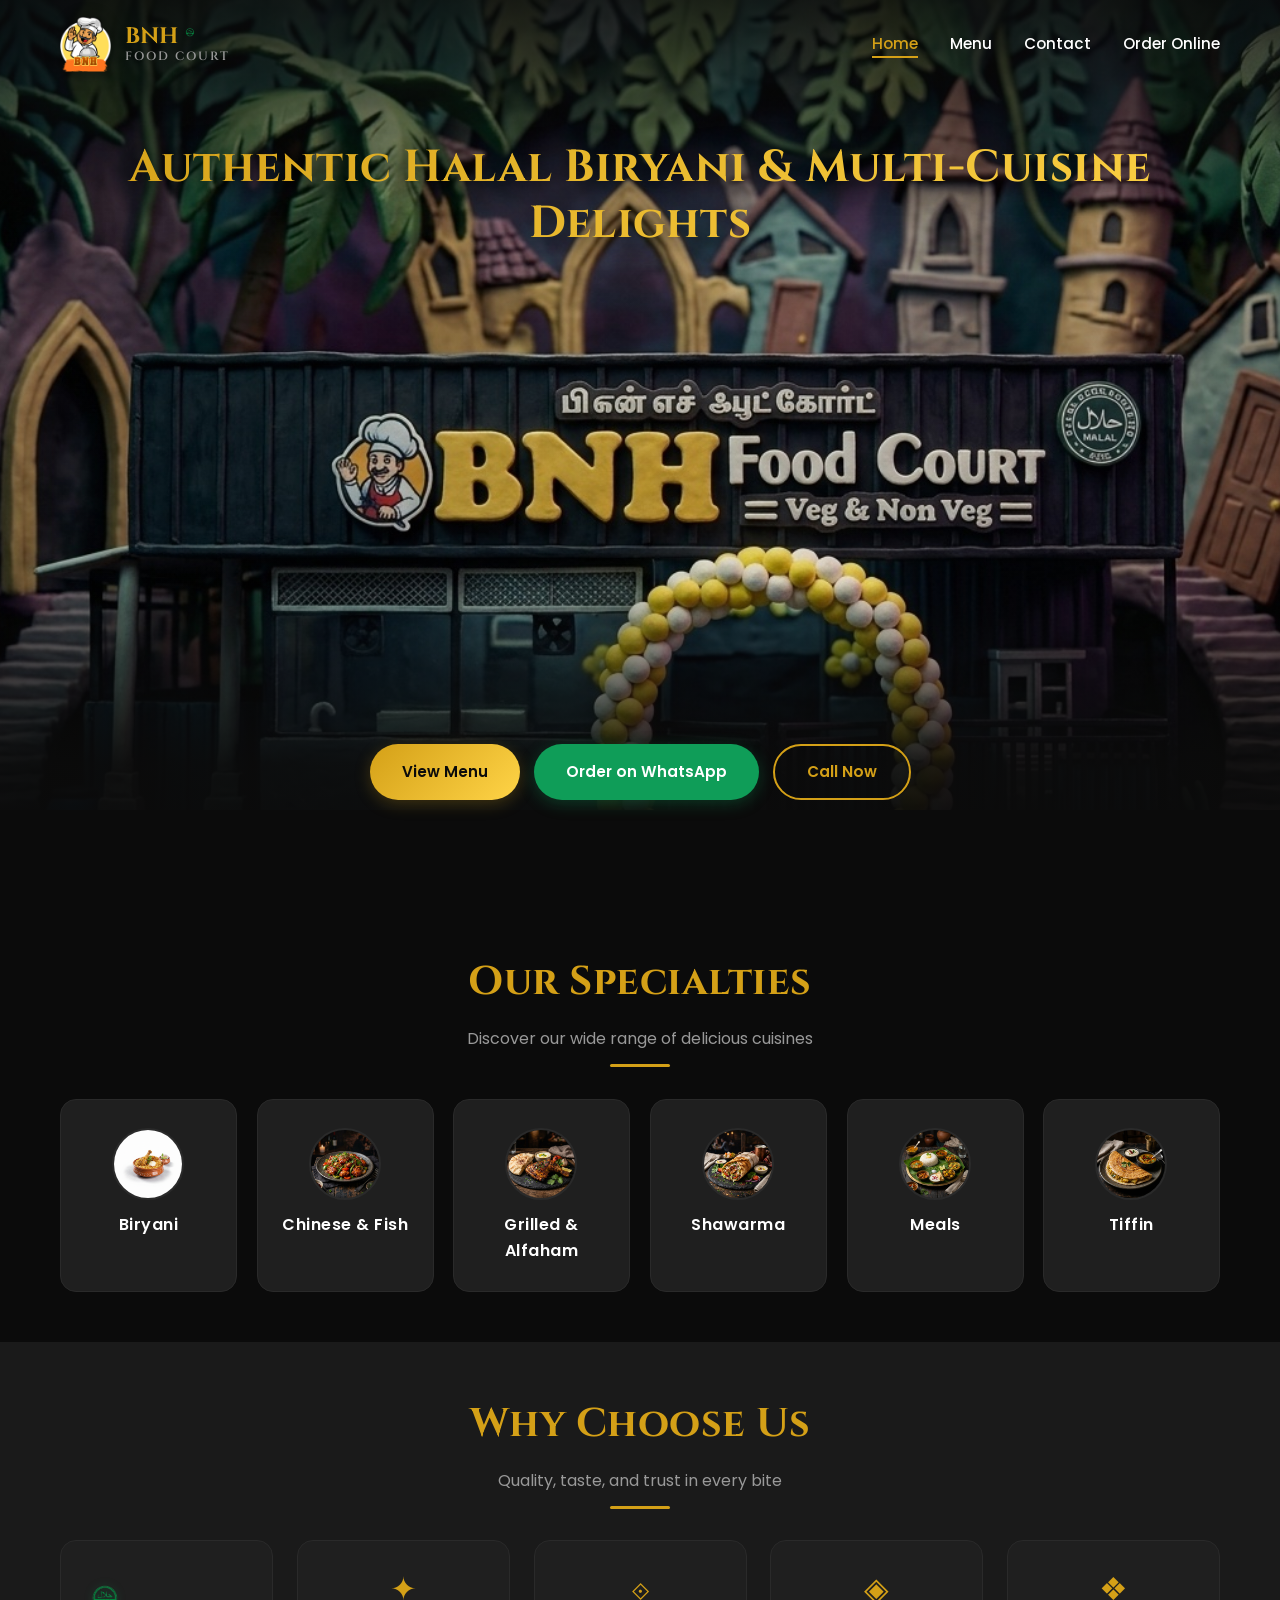
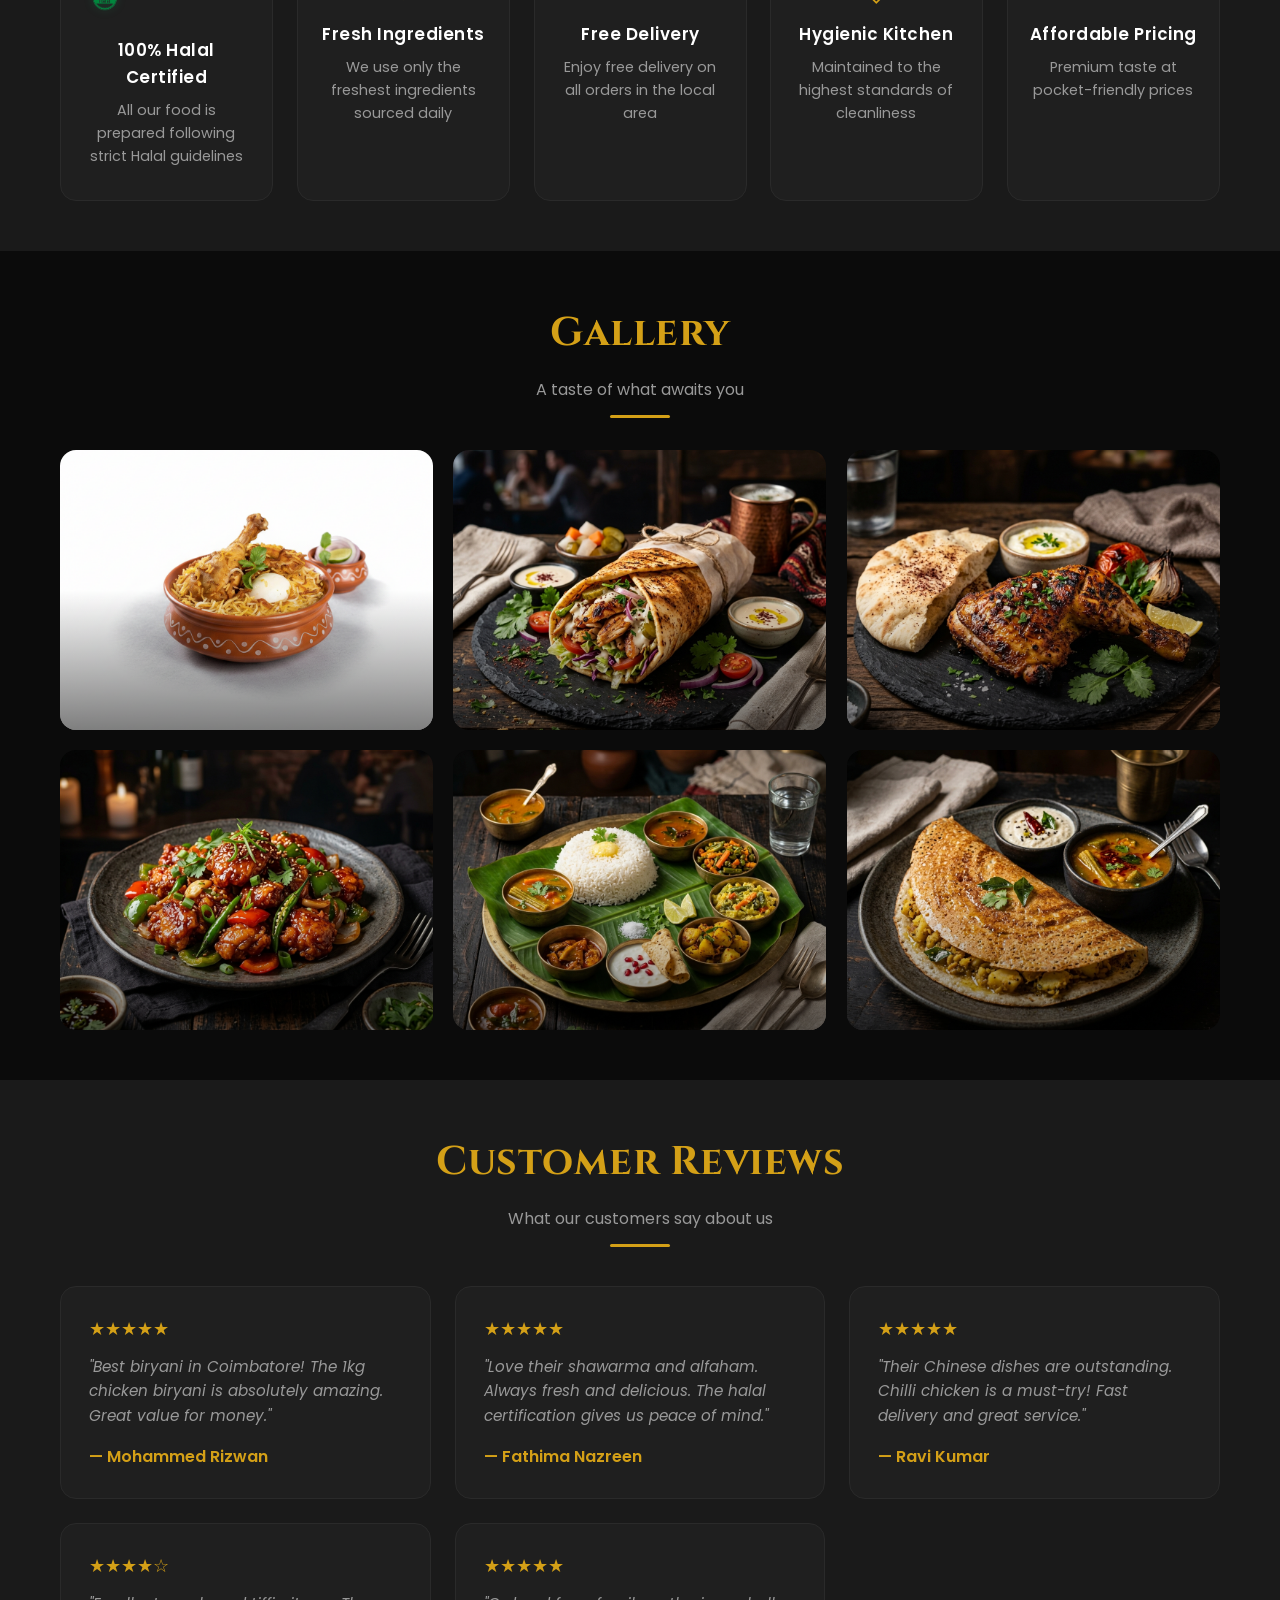
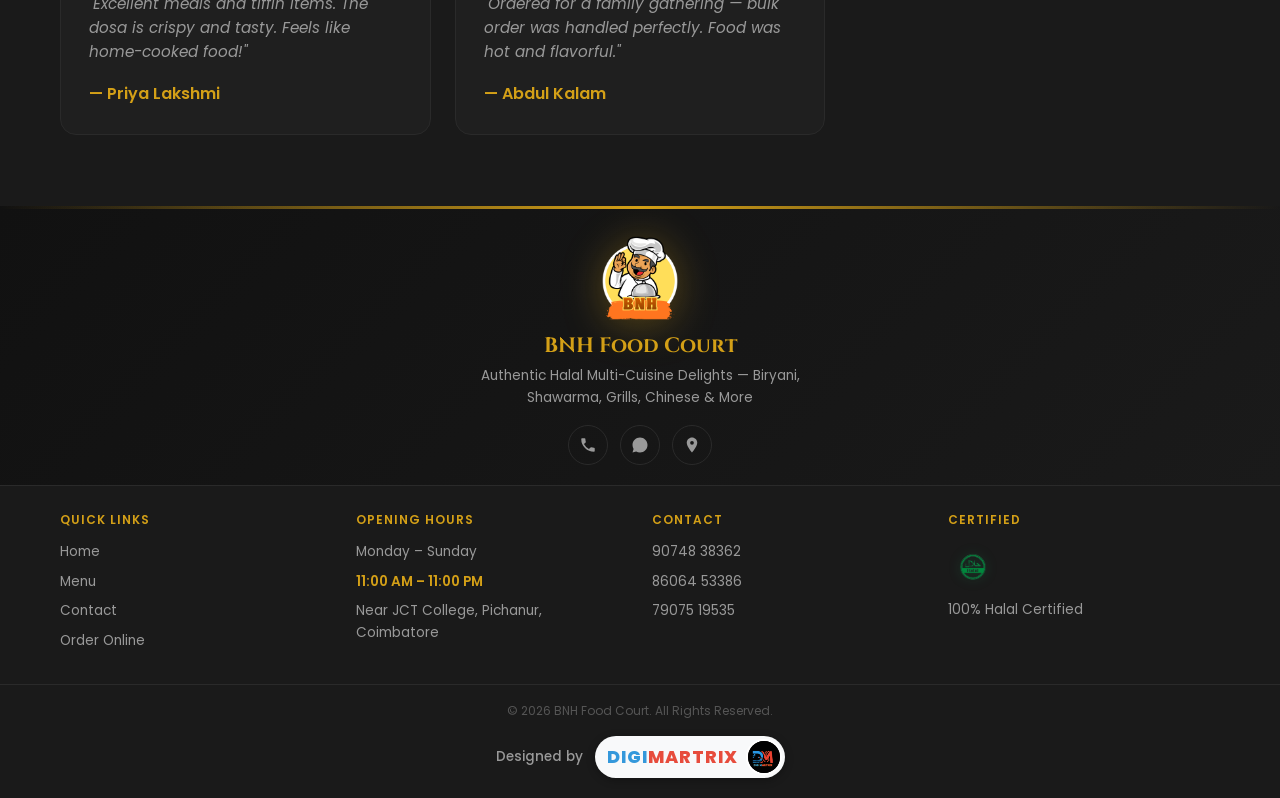
<file: index.html>
<!doctype html>
<html lang="en">

<head>
  <meta charset="UTF-8" />
  <meta name="viewport" content="width=device-width,initial-scale=1.0" />
  <title>
    BNH Food Court — Authentic Halal Biryani & Multi-Cuisine | Coimbatore
  </title>
  <meta name="keywords"
    content="BNH Food Court, best biryani in Coimbatore, halal restaurant near JCT College, Pichanur food court, authentic halal food Coimbatore, shawarma Pichanur, multi-cuisine restaurant Coimbatore, order biryani online, best grilled chicken Coimbatore, JCT College restaurants, non-veg meals near me, best chinese food Pichanur, halal food delivery Coimbatore" />
  <meta name="description"
    content="BNH Food Court — Best Halal Biryani, Shawarma, Chinese, Grills & Meals near JCT College, Pichanur, Coimbatore. Veg & Non-Veg. Free Delivery." />
  <meta property="og:title" content="BNH Food Court — Authentic Halal Biryani & Multi-Cuisine" />
  <meta property="og:description"
    content="Premium Halal food court near JCT College, Pichanur, Coimbatore. Biryani, Shawarma, Chinese, Grills, Tiffin & Meals." />
  <meta property="og:image" content="images/chicken-biryani.png" />
  <meta property="og:type" content="restaurant" />
  <link rel="icon" href="images/favicon.png" />
  <link rel="stylesheet" href="css/styles.css" />
  <script type="application/ld+json">
      {
        "@context": "https://schema.org",
        "@type": "Restaurant",
        "name": "BNH Food Court",
        "image": "images/bnh-logo.png",
        "address": {
          "@type": "PostalAddress",
          "streetAddress": "Near JCT College, Pichanur",
          "addressLocality": "Coimbatore",
          "addressRegion": "Tamil Nadu",
          "addressCountry": "IN"
        },
        "telephone": ["+919074838362", "+918606453386", "+917907519535"],
        "servesCuisine": ["Indian", "Chinese", "Arabic"],
        "openingHours": "Mo-Su 11:00-23:00",
        "priceRange": "₹"
      }
    </script>
</head>

<body>
  <!-- NAV -->
  <nav class="nav" id="mainNav">
    <div class="nav-inner">
      <a href="index.html" class="nav-logo"><img src="images/bnh-logo.png" alt="BNH Food Court" class="nav-chef" />
        <div class="nav-brand">
          <div class="nav-brand-top">
            <span class="brand-name">BNH</span><img src="images/halal-badge.png" alt="Halal" class="halal-sup" />
          </div>
          <span class="nav-brand-sub">Food Court</span>
        </div>
      </a>
      <ul class="nav-links">
        <li><a href="index.html" class="active">Home</a></li>
        <li><a href="menu.html">Menu</a></li>
        <li><a href="contact.html">Contact</a></li>
        <li><a href="order.html">Order Online</a></li>
      </ul>
      <button class="hamburger" onclick="openMenu()" aria-label="Open menu">
        <span></span><span></span><span></span>
      </button>
    </div>
  </nav>

  <!-- MOBILE MENU -->
  <div class="mobile-menu" id="mobileMenu">
    <button class="mobile-close" onclick="closeMenu()">✕</button>
    <a href="index.html" onclick="closeMenu()">Home</a>
    <a href="menu.html" onclick="closeMenu()">Menu</a>
    <a href="contact.html" onclick="closeMenu()">Contact</a>
    <a href="order.html" onclick="closeMenu()">Order Online</a>
  </div>

  <!-- HERO -->
  <section class="hero" id="hero">
    <div class="hero-bg"></div>
    <div class="hero-bottom-mask"></div>
    <div class="hero-content">
      <h1>Authentic Halal Biryani &amp; Multi-Cuisine Delights</h1>
    </div>
    <div class="hero-bottom-btns">
      <a href="menu.html" class="btn btn-gold">View Menu</a>
      <a href="https://wa.me/919074838362?text=Hi%20BNH%20Food%20Court!%20I'd%20like%20to%20place%20an%20order."
        class="btn btn-green" target="_blank" rel="noopener noreferrer">Order on WhatsApp</a>
      <a href="tel:+919074838362" class="btn btn-outline">Call Now</a>
    </div>
  </section>



  <!-- CATEGORIES -->
  <section class="section" id="categories">
    <div class="container">
      <div class="section-title reveal">
        <h2>Our Specialties</h2>
        <p>Discover our wide range of delicious cuisines</p>
        <div class="line"></div>
      </div>
      <div class="categories-grid">
        <a href="menu.html#biryani" class="cat-card reveal"><img src="images/chicken-biryani.png" alt="Biryani"
            class="cat-img" />
          <h4>Biryani</h4>
        </a>
        <a href="menu.html#chinese" class="cat-card reveal"><img src="images/chilli-chicken.png" alt="Chinese"
            class="cat-img" />
          <h4>Chinese &amp; Fish</h4>
        </a>
        <a href="menu.html#grill" class="cat-card reveal"><img src="images/alfaham.png" alt="Grill" class="cat-img" />
          <h4>Grilled &amp; Alfaham</h4>
        </a>
        <a href="menu.html#shawarma" class="cat-card reveal"><img src="images/shawarma.png" alt="Shawarma"
            class="cat-img" />
          <h4>Shawarma</h4>
        </a>
        <a href="menu.html#meals" class="cat-card reveal"><img src="images/meals.png" alt="Meals" class="cat-img" />
          <h4>Meals</h4>
        </a>
        <a href="menu.html#tiffin" class="cat-card reveal"><img src="images/dosa.png" alt="Tiffin" class="cat-img" />
          <h4>Tiffin</h4>
        </a>
      </div>
    </div>
  </section>

  <!-- WHY CHOOSE US -->
  <section class="section" style="background: var(--charcoal)">
    <div class="container">
      <div class="section-title reveal">
        <h2>Why Choose Us</h2>
        <p>Quality, taste, and trust in every bite</p>
        <div class="line"></div>
      </div>
      <div class="why-grid">
        <div class="why-card reveal">
          <div class="icon">
            <img src="images/halal-badge.png" alt="Halal" style="
                  height: 48px;
                  filter: drop-shadow(0 0 4px rgba(15, 157, 88, 0.3));
                " />
          </div>
          <h4>100% Halal Certified</h4>
          <p>All our food is prepared following strict Halal guidelines</p>
        </div>
        <div class="why-card reveal">
          <div class="icon-text">✦</div>
          <h4>Fresh Ingredients</h4>
          <p>We use only the freshest ingredients sourced daily</p>
        </div>
        <div class="why-card reveal">
          <div class="icon-text">⟐</div>
          <h4>Free Delivery</h4>
          <p>Enjoy free delivery on all orders in the local area</p>
        </div>
        <div class="why-card reveal">
          <div class="icon-text">◈</div>
          <h4>Hygienic Kitchen</h4>
          <p>Maintained to the highest standards of cleanliness</p>
        </div>
        <div class="why-card reveal">
          <div class="icon-text">❖</div>
          <h4>Affordable Pricing</h4>
          <p>Premium taste at pocket-friendly prices</p>
        </div>
      </div>
    </div>
  </section>

  <!-- GALLERY -->
  <section class="section" id="gallery">
    <div class="container">
      <div class="section-title reveal">
        <h2>Gallery</h2>
        <p>A taste of what awaits you</p>
        <div class="line"></div>
      </div>
      <div class="gallery-grid">
        <div class="gallery-item reveal">
          <img src="images/chicken-biryani.png" alt="Chicken Biryani" loading="lazy" />
        </div>
        <div class="gallery-item reveal">
          <img src="images/shawarma.png" alt="Shawarma" loading="lazy" />
        </div>
        <div class="gallery-item reveal">
          <img src="images/alfaham.png" alt="Alfaham Grill" loading="lazy" />
        </div>
        <div class="gallery-item reveal">
          <img src="images/chilli-chicken.png" alt="Chilli Chicken" loading="lazy" />
        </div>
        <div class="gallery-item reveal">
          <img src="images/meals.png" alt="South Indian Meals" loading="lazy" />
        </div>
        <div class="gallery-item reveal">
          <img src="images/dosa.png" alt="Masala Dosa" loading="lazy" />
        </div>
      </div>
    </div>
  </section>

  <!-- REVIEWS -->
  <section class="section" style="background: var(--charcoal)">
    <div class="container">
      <div class="section-title reveal">
        <h2>Customer Reviews</h2>
        <p>What our customers say about us</p>
        <div class="line"></div>
      </div>
      <div class="reviews-slider reveal">
        <div class="review-card">
          <div class="stars">★★★★★</div>
          <p>
            "Best biryani in Coimbatore! The 1kg chicken biryani is absolutely
            amazing. Great value for money."
          </p>
          <div class="name">— Mohammed Rizwan</div>
        </div>
        <div class="review-card">
          <div class="stars">★★★★★</div>
          <p>
            "Love their shawarma and alfaham. Always fresh and delicious. The
            halal certification gives us peace of mind."
          </p>
          <div class="name">— Fathima Nazreen</div>
        </div>
        <div class="review-card">
          <div class="stars">★★★★★</div>
          <p>
            "Their Chinese dishes are outstanding. Chilli chicken is a
            must-try! Fast delivery and great service."
          </p>
          <div class="name">— Ravi Kumar</div>
        </div>
        <div class="review-card">
          <div class="stars">★★★★☆</div>
          <p>
            "Excellent meals and tiffin items. The dosa is crispy and tasty.
            Feels like home-cooked food!"
          </p>
          <div class="name">— Priya Lakshmi</div>
        </div>
        <div class="review-card">
          <div class="stars">★★★★★</div>
          <p>
            "Ordered for a family gathering — bulk order was handled
            perfectly. Food was hot and flavorful."
          </p>
          <div class="name">— Abdul Kalam</div>
        </div>
      </div>
    </div>
  </section>

  <!-- FOOTER -->
  <footer class="footer">
    <div class="footer-top">
      <div class="container">
        <img src="images/bnh-logo.png" alt="BNH Food Court" class="footer-logo" />
        <div class="footer-brand">BNH Food Court</div>
        <p class="footer-tagline">
          Authentic Halal Multi-Cuisine Delights — Biryani, Shawarma, Grills,
          Chinese & More
        </p>
        <div class="footer-social">
          <a href="tel:+919074838362" title="Call"><svg width="18" height="18" viewBox="0 0 24 24" fill="currentColor">
              <path
                d="M6.62 10.79a15.05 15.05 0 006.59 6.59l2.2-2.2a1 1 0 011.01-.24 11.36 11.36 0 003.55.57 1 1 0 011 1V20a1 1 0 01-1 1A17 17 0 013 4a1 1 0 011-1h3.5a1 1 0 011 1 11.36 11.36 0 00.57 3.55 1 1 0 01-.25 1.02l-2.2 2.22z" />
            </svg></a>
          <a href="https://wa.me/919074838362" target="_blank" title="WhatsApp"><svg width="18" height="18"
              viewBox="0 0 24 24" fill="currentColor">
              <path
                d="M17.472 14.382c-.297-.149-1.758-.867-2.03-.967-.273-.099-.471-.148-.67.15-.197.297-.767.966-.94 1.164-.173.199-.347.223-.644.075-.297-.15-1.255-.463-2.39-1.475-.883-.788-1.48-1.761-1.653-2.059-.173-.297-.018-.458.13-.606.134-.133.298-.347.446-.52.149-.174.198-.298.298-.497.099-.198.05-.371-.025-.52-.075-.149-.669-1.612-.916-2.207-.242-.579-.487-.5-.669-.51-.173-.008-.371-.01-.57-.01-.198 0-.52.074-.792.372-.272.297-1.04 1.016-1.04 2.479 0 1.462 1.065 2.875 1.213 3.074.149.198 2.096 3.2 5.077 4.487.709.306 1.262.489 1.694.625.712.227 1.36.195 1.871.118.571-.085 1.758-.719 2.006-1.413.248-.694.248-1.289.173-1.413-.074-.124-.272-.198-.57-.347z" />
              <path
                d="M12 2C6.477 2 2 6.477 2 12c0 1.89.525 3.66 1.438 5.168L2 22l4.832-1.438A9.955 9.955 0 0012 22c5.523 0 10-4.477 10-10S17.523 2 12 2z" />
            </svg></a>
          <a href="https://maps.google.com/?q=JCT+College+Pichanur+Coimbatore" target="_blank" title="Location"><svg
              width="18" height="18" viewBox="0 0 24 24" fill="currentColor">
              <path
                d="M12 2C8.13 2 5 5.13 5 9c0 5.25 7 13 7 13s7-7.75 7-13c0-3.87-3.13-7-7-7zm0 9.5a2.5 2.5 0 010-5 2.5 2.5 0 010 5z" />
            </svg></a>
        </div>
      </div>
    </div>
    <div class="footer-mid">
      <div class="container">
        <div class="footer-grid">
          <div class="footer-col">
            <h4>Quick Links</h4>
            <a href="index.html">Home</a>
            <a href="menu.html">Menu</a>
            <a href="contact.html">Contact</a>
            <a href="order.html">Order Online</a>
          </div>
          <div class="footer-col">
            <h4>Opening Hours</h4>
            <p>Monday – Sunday</p>
            <p style="color: var(--gold); font-weight: 600">
              11:00 AM – 11:00 PM
            </p>
            <p style="margin-top: 8px">
              Near JCT College, Pichanur, Coimbatore
            </p>
          </div>
          <div class="footer-col">
            <h4>Contact</h4>
            <a href="tel:+919074838362">90748 38362</a>
            <a href="tel:+918606453386">86064 53386</a>
            <a href="tel:+917907519535">79075 19535</a>
          </div>
          <div class="footer-col">
            <h4>Certified</h4>
            <img src="images/halal-badge.png" alt="Halal Certified" style="
                  height: 50px;
                  filter: drop-shadow(0 0 6px rgba(15, 157, 88, 0.3));
                " />
            <p style="margin-top: 8px">100% Halal Certified</p>
          </div>
        </div>
      </div>
    </div>
    <div class="footer-bottom">
      <div class="container">© 2026 BNH Food Court. All Rights Reserved.</div>
    </div>
    <div class="footer-designer">
      <a href="https://digimartrix.com" target="_blank" rel="noopener noreferrer" class="designer-badge">
        <span>Designed by</span>
        <div class="designer-pill">
          <span class="d-blue">DIGI</span><span class="d-red">MARTRIX</span>
          <div class="designer-logo">
            <img src="images/digimart-logo.png" alt="Digimartrix" loading="lazy" />
          </div>
        </div>
      </a>
    </div>
  </footer>

  <!-- MOBILE BAR -->
  <div class="mobile-bar">
    <div class="mobile-bar-inner">
      <a href="tel:+919074838362"><svg class="mb-icon" viewBox="0 0 24 24" fill="currentColor">
          <path
            d="M6.62 10.79a15.05 15.05 0 006.59 6.59l2.2-2.2a1 1 0 011.01-.24 11.36 11.36 0 003.55.57 1 1 0 011 1V20a1 1 0 01-1 1A17 17 0 013 4a1 1 0 011-1h3.5a1 1 0 011 1 11.36 11.36 0 00.57 3.55 1 1 0 01-.25 1.02l-2.2 2.22z" />
        </svg>Call</a>
      <a href="https://wa.me/919074838362" target="_blank" rel="noopener noreferrer"><svg class="mb-icon"
          viewBox="0 0 24 24" fill="currentColor">
          <path
            d="M17.472 14.382c-.297-.149-1.758-.867-2.03-.967-.273-.099-.471-.148-.67.15-.197.297-.767.966-.94 1.164-.173.199-.347.223-.644.075-.297-.15-1.255-.463-2.39-1.475-.883-.788-1.48-1.761-1.653-2.059-.173-.297-.018-.458.13-.606.134-.133.298-.347.446-.52.149-.174.198-.298.298-.497.099-.198.05-.371-.025-.52-.075-.149-.669-1.612-.916-2.207-.242-.579-.487-.5-.669-.51-.173-.008-.371-.01-.57-.01-.198 0-.52.074-.792.372-.272.297-1.04 1.016-1.04 2.479 0 1.462 1.065 2.875 1.213 3.074.149.198 2.096 3.2 5.077 4.487.709.306 1.262.489 1.694.625.712.227 1.36.195 1.871.118.571-.085 1.758-.719 2.006-1.413.248-.694.248-1.289.173-1.413-.074-.124-.272-.198-.57-.347z" />
          <path
            d="M12 2C6.477 2 2 6.477 2 12c0 1.89.525 3.66 1.438 5.168L2 22l4.832-1.438A9.955 9.955 0 0012 22c5.523 0 10-4.477 10-10S17.523 2 12 2z" />
        </svg>WhatsApp</a>
      <a href="https://maps.google.com/?q=JCT+College+Pichanur+Coimbatore" target="_blank"
        rel="noopener noreferrer"><svg class="mb-icon" viewBox="0 0 24 24" fill="currentColor">
          <path
            d="M12 2C8.13 2 5 5.13 5 9c0 5.25 7 13 7 13s7-7.75 7-13c0-3.87-3.13-7-7-7zm0 9.5a2.5 2.5 0 010-5 2.5 2.5 0 010 5z" />
        </svg>Directions</a>
      <a href="order.html"><svg class="mb-icon" viewBox="0 0 24 24" fill="currentColor">
          <path
            d="M7 18c-1.1 0-1.99.9-1.99 2S5.9 22 7 22s2-.9 2-2-.9-2-2-2zM1 2v2h2l3.6 7.59-1.35 2.45c-.16.28-.25.61-.25.96 0 1.1.9 2 2 2h12v-2H7.42c-.14 0-.25-.11-.25-.25l.03-.12.9-1.63h7.45c.75 0 1.41-.41 1.75-1.03l3.58-6.49A1 1 0 0020 4H5.21l-.94-2H1zm16 16c-1.1 0-1.99.9-1.99 2s.89 2 1.99 2 2-.9 2-2-.9-2-2-2z" />
        </svg>Order</a>
    </div>
  </div>

  <!-- FLOATING CART -->
  <a href="order.html" class="floating-cart" id="floatingCart" title="View Cart" aria-label="View Cart">
    🛒
    <span class="badge" id="floatCartCount">0</span>
  </a>

  <script src="js/app.js"></script>
</body>

</html>
</file>
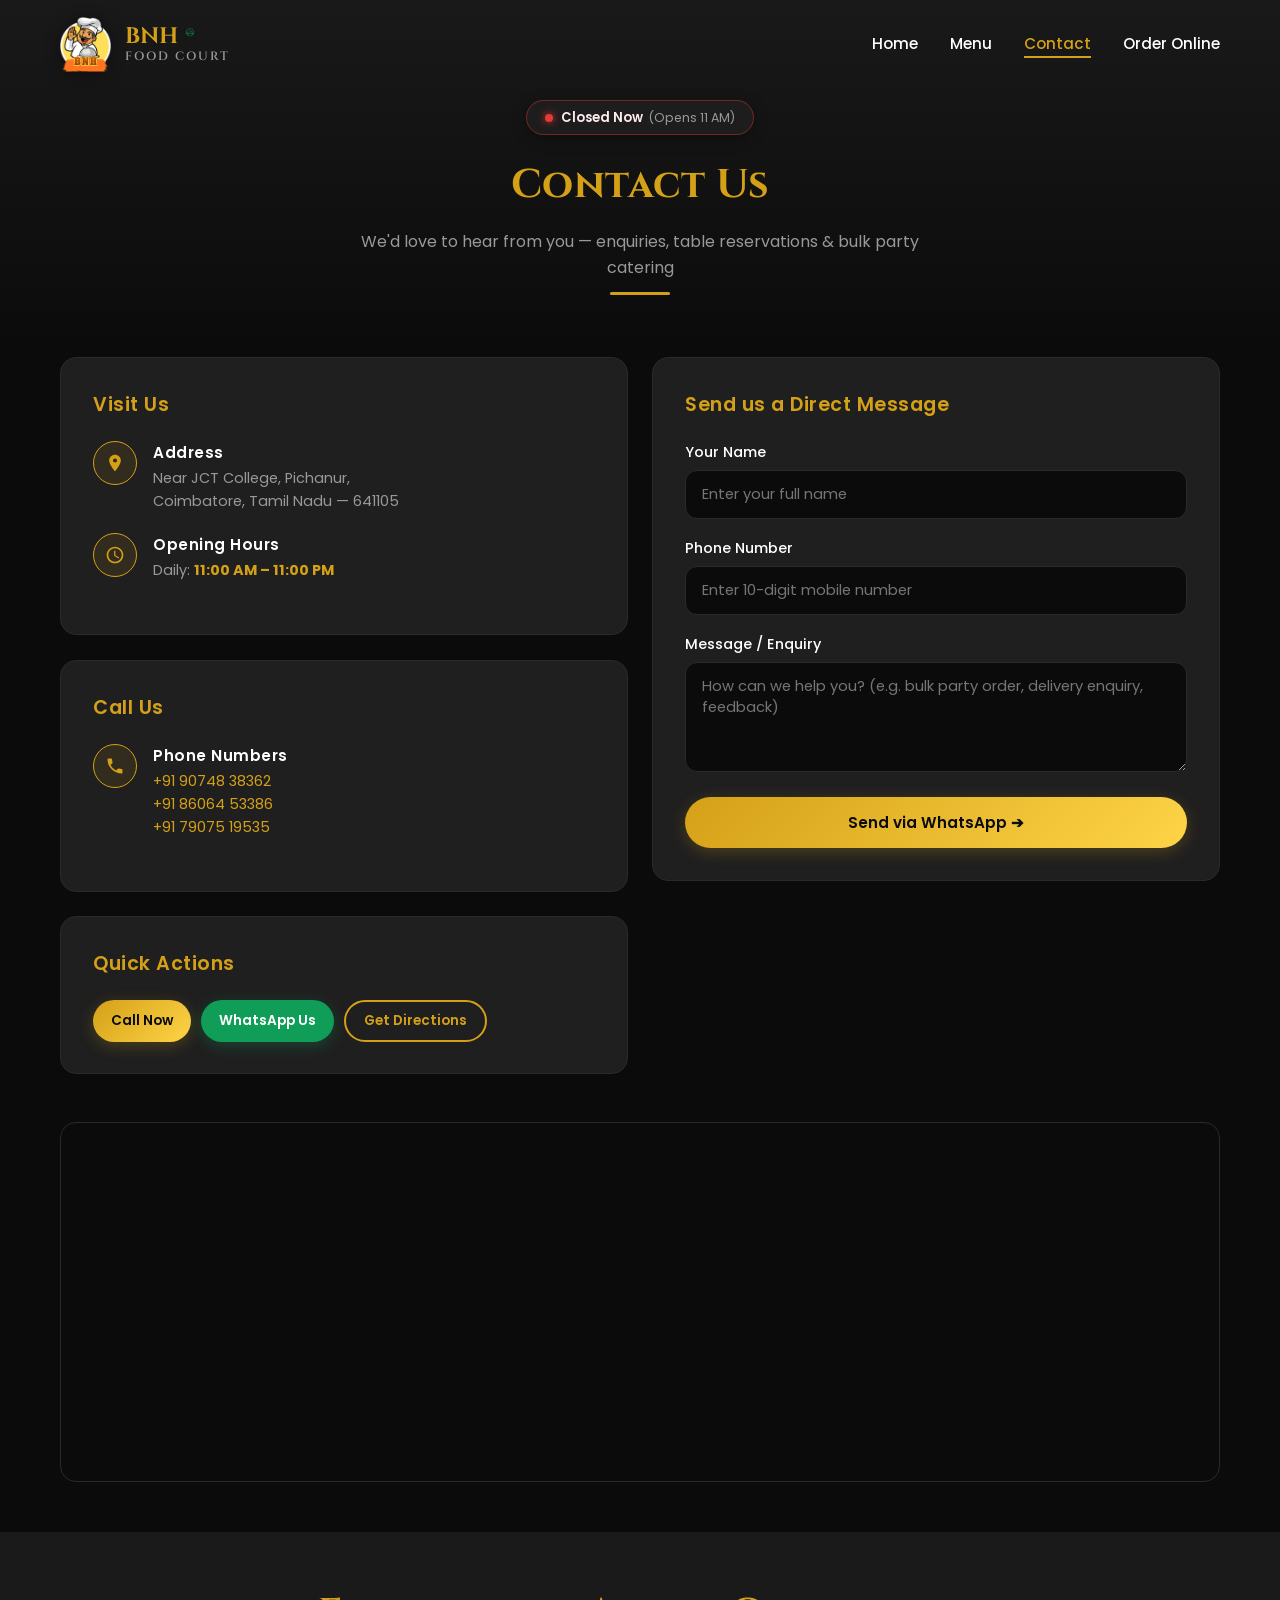
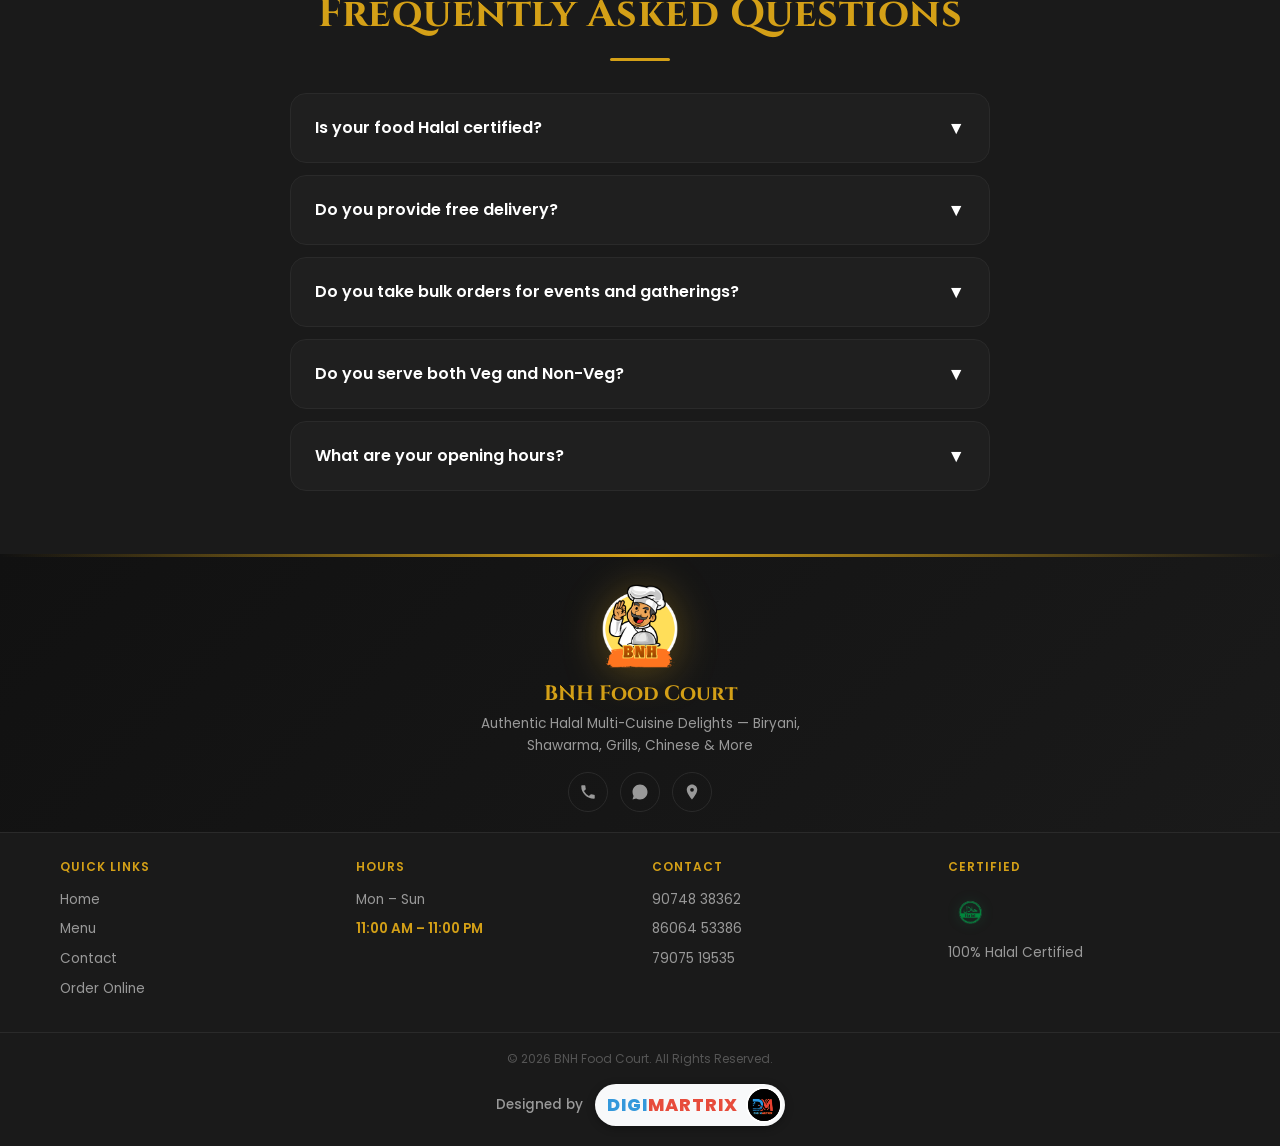
<file: contact.html>
<!doctype html>
<html lang="en">
  <head>
    <meta charset="UTF-8" />
    <meta name="viewport" content="width=device-width,initial-scale=1.0" />
    <title>Contact — BNH Food Court | Pichanur, Coimbatore</title>
    <meta
      name="keywords"
      content="BNH Food Court, best biryani in Coimbatore, halal restaurant near JCT College, Pichanur food court, authentic halal food Coimbatore, shawarma Pichanur, multi-cuisine restaurant Coimbatore, order biryani online, best grilled chicken Coimbatore, JCT College restaurants, non-veg meals near me, best chinese food Pichanur, halal food delivery Coimbatore"
    />
    <meta
      name="description"
      content="Contact BNH Food Court near JCT College, Pichanur, Coimbatore. Call, WhatsApp or visit us. Open daily 11AM–11PM."
    />
    <meta
      property="og:title"
      content="Contact — BNH Food Court | Pichanur, Coimbatore"
    />
    <meta
      property="og:description"
      content="Contact BNH Food Court near JCT College, Pichanur, Coimbatore. Call, WhatsApp or get directions. Open daily 11:00 AM – 11:00 PM."
    />
    <meta property="og:image" content="images/chicken-biryani.png" />
    <meta property="og:type" content="restaurant" />
    <meta name="twitter:card" content="summary_large_image" />
    <meta
      name="twitter:title"
      content="Contact BNH Food Court | Coimbatore"
    />
    <meta
      name="twitter:description"
      content="Have questions or bulk party order enquiries? Reach out to BNH Food Court directly on WhatsApp or call."
    />
    <meta name="twitter:image" content="images/chicken-biryani.png" />
    <link rel="icon" href="images/favicon.png" />
    <link rel="stylesheet" href="css/styles.css" />
  </head>
  <body>
    <!-- NAV -->
    <nav class="nav scrolled" id="mainNav">
      <div class="nav-inner">
        <a href="index.html" class="nav-logo"
          ><img src="images/bnh-logo.png" alt="BNH Food Court" class="nav-chef" />
          <div class="nav-brand">
            <div class="nav-brand-top">
              <span class="brand-name">BNH</span
              ><img
                src="images/halal-badge.png"
                alt="Halal"
                class="halal-sup"
              />
            </div>
            <span class="nav-brand-sub">Food Court</span>
          </div></a
        >
        <ul class="nav-links">
          <li><a href="index.html">Home</a></li>
          <li><a href="menu.html">Menu</a></li>
          <li><a href="contact.html" class="active">Contact</a></li>
          <li><a href="order.html">Order Online</a></li>
        </ul>
        <button class="hamburger" onclick="openMenu()" aria-label="Open Menu">
          <span></span><span></span><span></span>
        </button>
      </div>
    </nav>

    <!-- MOBILE MENU -->
    <div class="mobile-menu" id="mobileMenu">
      <button class="mobile-close" onclick="closeMenu()" aria-label="Close Menu">✕</button>
      <a href="index.html" onclick="closeMenu()">Home</a>
      <a href="menu.html" onclick="closeMenu()">Menu</a>
      <a href="contact.html" onclick="closeMenu()">Contact</a>
      <a href="order.html" onclick="closeMenu()">Order Online</a>
    </div>

    <!-- CONTACT HERO -->
    <section class="menu-hero">
      <div class="container">
        <div class="live-status-container">
          <div class="live-status">
            <span class="status-dot open"></span>
            <span class="status-text">Open Now <span class="status-time">(11 AM – 11 PM)</span></span>
          </div>
        </div>
        <div class="section-title">
          <h2>Contact Us</h2>
          <p>We'd love to hear from you — enquiries, table reservations &amp; bulk party catering</p>
          <div class="line"></div>
        </div>
      </div>
    </section>

    <!-- CONTACT INFO + FORM -->
    <section class="section" style="padding-top: 10px">
      <div class="container">
        <div class="contact-grid">
          <!-- LEFT: INFO -->
          <div>
            <div class="contact-info-card reveal" style="margin-bottom: 24px">
              <h3>Visit Us</h3>
              <div class="contact-item">
                <div class="icon">
                  <svg
                    width="20"
                    height="20"
                    viewBox="0 0 24 24"
                    fill="var(--gold)"
                  >
                    <path
                      d="M12 2C8.13 2 5 5.13 5 9c0 5.25 7 13 7 13s7-7.75 7-13c0-3.87-3.13-7-7-7zm0 9.5a2.5 2.5 0 010-5 2.5 2.5 0 010 5z"
                    />
                  </svg>
                </div>
                <div>
                  <h4>Address</h4>
                  <p>Near JCT College, Pichanur,<br />Coimbatore, Tamil Nadu — 641105</p>
                </div>
              </div>
              <div class="contact-item">
                <div class="icon">
                  <svg
                    width="20"
                    height="20"
                    viewBox="0 0 24 24"
                    fill="var(--gold)"
                  >
                    <path
                      d="M11.99 2C6.47 2 2 6.48 2 12s4.47 10 9.99 10C17.52 22 22 17.52 22 12S17.52 2 11.99 2zM12 20c-4.42 0-8-3.58-8-8s3.58-8 8-8 8 3.58 8 8-3.58 8-8 8z"
                    />
                    <path d="M12.5 7H11v6l5.25 3.15.75-1.23-4.5-2.67z" />
                  </svg>
                </div>
                <div>
                  <h4>Opening Hours</h4>
                  <p>
                    Daily:
                    <strong style="color: var(--gold)"
                      >11:00 AM – 11:00 PM</strong
                    >
                  </p>
                </div>
              </div>
            </div>

            <div class="contact-info-card reveal" style="margin-bottom: 24px">
              <h3>Call Us</h3>
              <div class="contact-item">
                <div class="icon">
                  <svg
                    width="20"
                    height="20"
                    viewBox="0 0 24 24"
                    fill="var(--gold)"
                  >
                    <path
                      d="M6.62 10.79a15.05 15.05 0 006.59 6.59l2.2-2.2a1 1 0 011.01-.24 11.36 11.36 0 003.55.57 1 1 0 011 1V20a1 1 0 01-1 1A17 17 0 013 4a1 1 0 011-1h3.5a1 1 0 011 1 11.36 11.36 0 00.57 3.55 1 1 0 01-.25 1.02l-2.2 2.22z"
                    />
                  </svg>
                </div>
                <div>
                  <h4>Phone Numbers</h4>
                  <p><a href="tel:+919074838362">+91 90748 38362</a></p>
                  <p><a href="tel:+918606453386">+91 86064 53386</a></p>
                  <p><a href="tel:+917907519535">+91 79075 19535</a></p>
                </div>
              </div>
            </div>

            <div class="contact-info-card reveal">
              <h3>Quick Actions</h3>
              <div
                style="
                  display: flex;
                  flex-wrap: wrap;
                  gap: 10px;
                  margin-top: 12px;
                "
              >
                <a href="tel:+919074838362" class="btn btn-gold btn-sm"
                  >Call Now</a
                >
                <a
                  href="https://wa.me/919074838362?text=Hi%20BNH%20Food%20Court!"
                  class="btn btn-green btn-sm"
                  target="_blank"
                  rel="noopener noreferrer"
                  >WhatsApp Us</a
                >
                <a
                  href="https://maps.google.com/?q=BNH+Food+Court+JCT+College+Pichanur+Coimbatore"
                  class="btn btn-outline btn-sm"
                  target="_blank"
                  rel="noopener noreferrer"
                  >Get Directions</a
                >
              </div>
            </div>
          </div>

          <!-- RIGHT: FORM -->
          <div class="contact-form reveal">
            <h3
              style="
                font-size: 1.2rem;
                margin-bottom: 20px;
                color: var(--gold);
                font-family: 'Poppins', sans-serif;
                font-weight: 600;
              "
            >
              Send us a Direct Message
            </h3>
            <form onsubmit="submitContact(event)" id="contactForm">
              <div class="form-group">
                <label for="cName">Your Name</label>
                <input
                  type="text"
                  id="cName"
                  placeholder="Enter your full name"
                  required
                />
              </div>
              <div class="form-group">
                <label for="cPhone">Phone Number</label>
                <input
                  type="tel"
                  id="cPhone"
                  placeholder="Enter 10-digit mobile number"
                  maxlength="13"
                  required
                />
              </div>
              <div class="form-group">
                <label for="cMsg">Message / Enquiry</label>
                <textarea
                  id="cMsg"
                  placeholder="How can we help you? (e.g. bulk party order, delivery enquiry, feedback)"
                  required
                ></textarea>
              </div>
              <button
                type="submit"
                class="btn btn-gold"
                style="width: 100%; justify-content: center"
              >
                Send via WhatsApp ➔
              </button>
            </form>
          </div>
        </div>

        <!-- MAP -->
        <div class="map-container reveal" style="margin-top: 48px">
          <iframe
            src="https://www.google.com/maps/embed?pb=!1m18!1m12!1m3!1d3916.8!2d76.92!3d10.93!2m3!1f0!2f0!3f0!3m2!1i1024!2i768!4f13.1!3m3!1m2!1s0x0%3A0x0!2zMTDCsDU1JzQ4LjAiTiA3NsKwNTUnMTIuMCJF!5e0!3m2!1sen!2sin!4v1"
            allowfullscreen
            loading="lazy"
            title="BNH Food Court Location"
          ></iframe>
        </div>
      </div>
    </section>

    <!-- FAQ -->
    <section class="section" style="background: var(--charcoal)">
      <div class="container">
        <div class="section-title reveal">
          <h2>Frequently Asked Questions</h2>
          <div class="line"></div>
        </div>
        <div class="faq-list">
          <div class="faq-item reveal">
            <div class="faq-q" onclick="toggleFaq(this)">
              <span>Is your food Halal certified?</span>
              <span class="arrow">▼</span>
            </div>
            <div class="faq-a">
              <p>
                Yes! All our food is 100% Halal certified. We follow strict
                Halal guidelines in sourcing and preparation of all our meat and
                poultry products.
              </p>
            </div>
          </div>
          <div class="faq-item reveal">
            <div class="faq-q" onclick="toggleFaq(this)">
              <span>Do you provide free delivery?</span>
              <span class="arrow">▼</span>
            </div>
            <div class="faq-a">
              <p>
                Yes, we offer free delivery within Pichanur, JCT College hostel areas,
                and nearby locations. Contact us on WhatsApp for fast delivery!
              </p>
            </div>
          </div>
          <div class="faq-item reveal">
            <div class="faq-q" onclick="toggleFaq(this)">
              <span>Do you take bulk orders for events and gatherings?</span>
              <span class="arrow">▼</span>
            </div>
            <div class="faq-a">
              <p>
                Absolutely! We handle bulk orders for college celebrations, hostel gatherings,
                family events, and office functions. Please call or WhatsApp us in advance.
              </p>
            </div>
          </div>
          <div class="faq-item reveal">
            <div class="faq-q" onclick="toggleFaq(this)">
              <span>Do you serve both Veg and Non-Veg?</span>
              <span class="arrow">▼</span>
            </div>
            <div class="faq-a">
              <p>
                Yes! We have dedicated vegetarian and non-vegetarian selections including
                Veg Biryani, Paneer Biryani, Veg Meals, Crispy Dosa, Fried Rice, Noodles, and more.
              </p>
            </div>
          </div>
          <div class="faq-item reveal">
            <div class="faq-q" onclick="toggleFaq(this)">
              <span>What are your opening hours?</span>
              <span class="arrow">▼</span>
            </div>
            <div class="faq-a">
              <p>
                We are open every single day from 11:00 AM to 11:00 PM, including weekends
                and holidays.
              </p>
            </div>
          </div>
        </div>
      </div>
    </section>

    <!-- FOOTER -->
    <footer class="footer">
      <div class="footer-top">
        <div class="container">
          <img
            src="images/bnh-logo.png"
            alt="BNH Food Court"
            class="footer-logo"
          />
          <div class="footer-brand">BNH Food Court</div>
          <p class="footer-tagline">
            Authentic Halal Multi-Cuisine Delights — Biryani, Shawarma, Grills,
            Chinese & More
          </p>
          <div class="footer-social">
            <a href="tel:+919074838362" title="Call"
              ><svg
                width="18"
                height="18"
                viewBox="0 0 24 24"
                fill="currentColor"
              >
                <path
                  d="M6.62 10.79a15.05 15.05 0 006.59 6.59l2.2-2.2a1 1 0 011.01-.24 11.36 11.36 0 003.55.57 1 1 0 011 1V20a1 1 0 01-1 1A17 17 0 013 4a1 1 0 011-1h3.5a1 1 0 011 1 11.36 11.36 0 00.57 3.55 1 1 0 01-.25 1.02l-2.2 2.22z"
                /></svg
            ></a>
            <a
              href="https://wa.me/919074838362"
              target="_blank"
              rel="noopener noreferrer"
              title="WhatsApp"
              ><svg
                width="18"
                height="18"
                viewBox="0 0 24 24"
                fill="currentColor"
              >
                <path
                  d="M17.472 14.382c-.297-.149-1.758-.867-2.03-.967-.273-.099-.471-.148-.67.15-.197.297-.767.966-.94 1.164-.173.199-.347.223-.644.075-.297-.15-1.255-.463-2.39-1.475-.883-.788-1.48-1.761-1.653-2.059-.173-.297-.018-.458.13-.606.134-.133.298-.347.446-.52.149-.174.198-.298.298-.497.099-.198.05-.371-.025-.52-.075-.149-.669-1.612-.916-2.207-.242-.579-.487-.5-.669-.51-.173-.008-.371-.01-.57-.01-.198 0-.52.074-.792.372-.272.297-1.04 1.016-1.04 2.479 0 1.462 1.065 2.875 1.213 3.074.149.198 2.096 3.2 5.077 4.487.709.306 1.262.489 1.694.625.712.227 1.36.195 1.871.118.571-.085 1.758-.719 2.006-1.413.248-.694.248-1.289.173-1.413-.074-.124-.272-.198-.57-.347z"
                />
                <path
                  d="M12 2C6.477 2 2 6.477 2 12c0 1.89.525 3.66 1.438 5.168L2 22l4.832-1.438A9.955 9.955 0 0012 22c5.523 0 10-4.477 10-10S17.523 2 12 2z"
                /></svg
            ></a>
            <a
              href="https://maps.google.com/?q=JCT+College+Pichanur+Coimbatore"
              target="_blank"
              rel="noopener noreferrer"
              title="Location"
              ><svg
                width="18"
                height="18"
                viewBox="0 0 24 24"
                fill="currentColor"
              >
                <path
                  d="M12 2C8.13 2 5 5.13 5 9c0 5.25 7 13 7 13s7-7.75 7-13c0-3.87-3.13-7-7-7zm0 9.5a2.5 2.5 0 010-5 2.5 2.5 0 010 5z"
                /></svg
            ></a>
          </div>
        </div>
      </div>
      <div class="footer-mid">
        <div class="container">
          <div class="footer-grid">
            <div class="footer-col">
              <h4>Quick Links</h4>
              <a href="index.html">Home</a><a href="menu.html">Menu</a
              ><a href="contact.html">Contact</a
              ><a href="order.html">Order Online</a>
            </div>
            <div class="footer-col">
              <h4>Hours</h4>
              <p>Mon – Sun</p>
              <p style="color: var(--gold); font-weight: 600">
                11:00 AM – 11:00 PM
              </p>
            </div>
            <div class="footer-col">
              <h4>Contact</h4>
              <a href="tel:+919074838362">90748 38362</a
              ><a href="tel:+918606453386">86064 53386</a
              ><a href="tel:+917907519535">79075 19535</a>
            </div>
            <div class="footer-col">
              <h4>Certified</h4>
              <img
                src="images/halal-badge.png"
                alt="Halal"
                style="
                  height: 45px;
                  filter: drop-shadow(0 0 6px rgba(15, 157, 88, 0.3));
                "
              />
              <p style="margin-top: 8px">100% Halal Certified</p>
            </div>
          </div>
        </div>
      </div>
      <div class="footer-bottom">
        <div class="container">© 2026 BNH Food Court. All Rights Reserved.</div>
      </div>
      <div class="footer-designer">
        <a
          href="https://digimartrix.com"
          target="_blank"
          rel="noopener noreferrer"
          class="designer-badge"
        >
          <span>Designed by</span>
          <div class="designer-pill">
            <span class="d-blue">DIGI</span><span class="d-red">MARTRIX</span>
            <div class="designer-logo">
              <img
                src="images/digimart-logo.png"
                alt="Digimartrix"
                loading="lazy"
              />
            </div>
          </div>
        </a>
      </div>
    </footer>

    <!-- MOBILE BAR -->
    <div class="mobile-bar">
      <div class="mobile-bar-inner">
        <a href="tel:+919074838362"
          ><svg class="mb-icon" viewBox="0 0 24 24" fill="currentColor">
            <path
              d="M6.62 10.79a15.05 15.05 0 006.59 6.59l2.2-2.2a1 1 0 011.01-.24 11.36 11.36 0 003.55.57 1 1 0 011 1V20a1 1 0 01-1 1A17 17 0 013 4a1 1 0 011-1h3.5a1 1 0 011 1 11.36 11.36 0 00.57 3.55 1 1 0 01-.25 1.02l-2.2 2.22z"
            /></svg
          >Call</a
        >
        <a href="https://wa.me/919074838362" target="_blank" rel="noopener noreferrer"
          ><svg class="mb-icon" viewBox="0 0 24 24" fill="currentColor">
            <path
              d="M17.472 14.382c-.297-.149-1.758-.867-2.03-.967-.273-.099-.471-.148-.67.15-.197.297-.767.966-.94 1.164-.173.199-.347.223-.644.075-.297-.15-1.255-.463-2.39-1.475-.883-.788-1.48-1.761-1.653-2.059-.173-.297-.018-.458.13-.606.134-.133.298-.347.446-.52.149-.174.198-.298.298-.497.099-.198.05-.371-.025-.52-.075-.149-.669-1.612-.916-2.207-.242-.579-.487-.5-.669-.51-.173-.008-.371-.01-.57-.01-.198 0-.52.074-.792.372-.272.297-1.04 1.016-1.04 2.479 0 1.462 1.065 2.875 1.213 3.074.149.198 2.096 3.2 5.077 4.487.709.306 1.262.489 1.694.625.712.227 1.36.195 1.871.118.571-.085 1.758-.719 2.006-1.413.248-.694.248-1.289.173-1.413-.074-.124-.272-.198-.57-.347z"
            />
            <path
              d="M12 2C6.477 2 2 6.477 2 12c0 1.89.525 3.66 1.438 5.168L2 22l4.832-1.438A9.955 9.955 0 0012 22c5.523 0 10-4.477 10-10S17.523 2 12 2z"
            /></svg
          >WhatsApp</a
        >
        <a
          href="https://maps.google.com/?q=JCT+College+Pichanur+Coimbatore"
          target="_blank"
          rel="noopener noreferrer"
          ><svg class="mb-icon" viewBox="0 0 24 24" fill="currentColor">
            <path
              d="M12 2C8.13 2 5 5.13 5 9c0 5.25 7 13 7 13s7-7.75 7-13c0-3.87-3.13-7-7-7zm0 9.5a2.5 2.5 0 010-5 2.5 2.5 0 010 5z"
            /></svg
          >Directions</a
        >
        <a href="order.html"
          ><svg class="mb-icon" viewBox="0 0 24 24" fill="currentColor">
            <path
              d="M7 18c-1.1 0-1.99.9-1.99 2S5.9 22 7 22s2-.9 2-2-.9-2-2-2zM1 2v2h2l3.6 7.59-1.35 2.45c-.16.28-.25.61-.25.96 0 1.1.9 2 2 2h12v-2H7.42c-.14 0-.25-.11-.25-.25l.03-.12.9-1.63h7.45c.75 0 1.41-.41 1.75-1.03l3.58-6.49A1 1 0 0020 4H5.21l-.94-2H1zm16 16c-1.1 0-1.99.9-1.99 2s.89 2 1.99 2 2-.9 2-2-.9-2-2-2z"
            /></svg
          >Order</a
        >
      </div>
    </div>

    <!-- FLOATING CART -->
    <a href="order.html" class="floating-cart" id="floatingCart" title="View Cart" aria-label="View Cart">
      🛒
      <span class="badge" id="floatCartCount">0</span>
    </a>

    <script src="js/app.js"></script>
  </body>
</html>
</file>
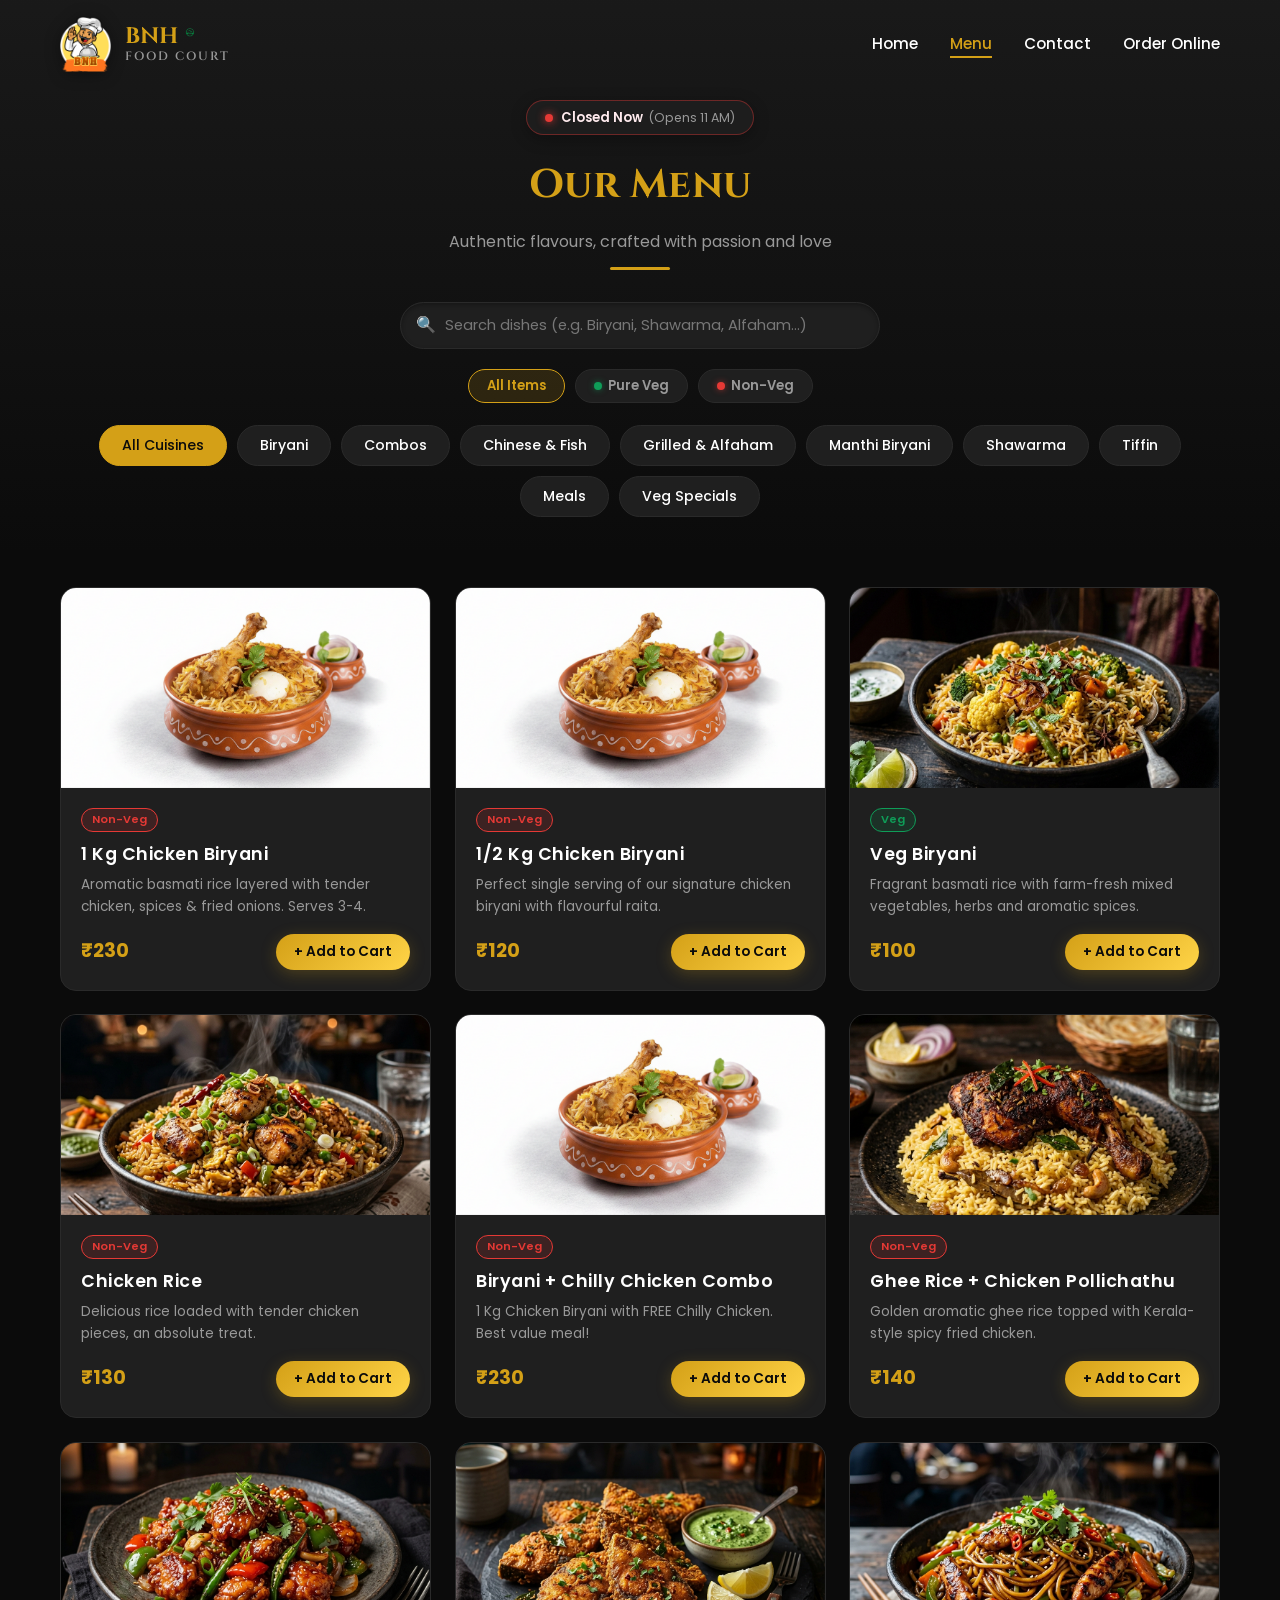
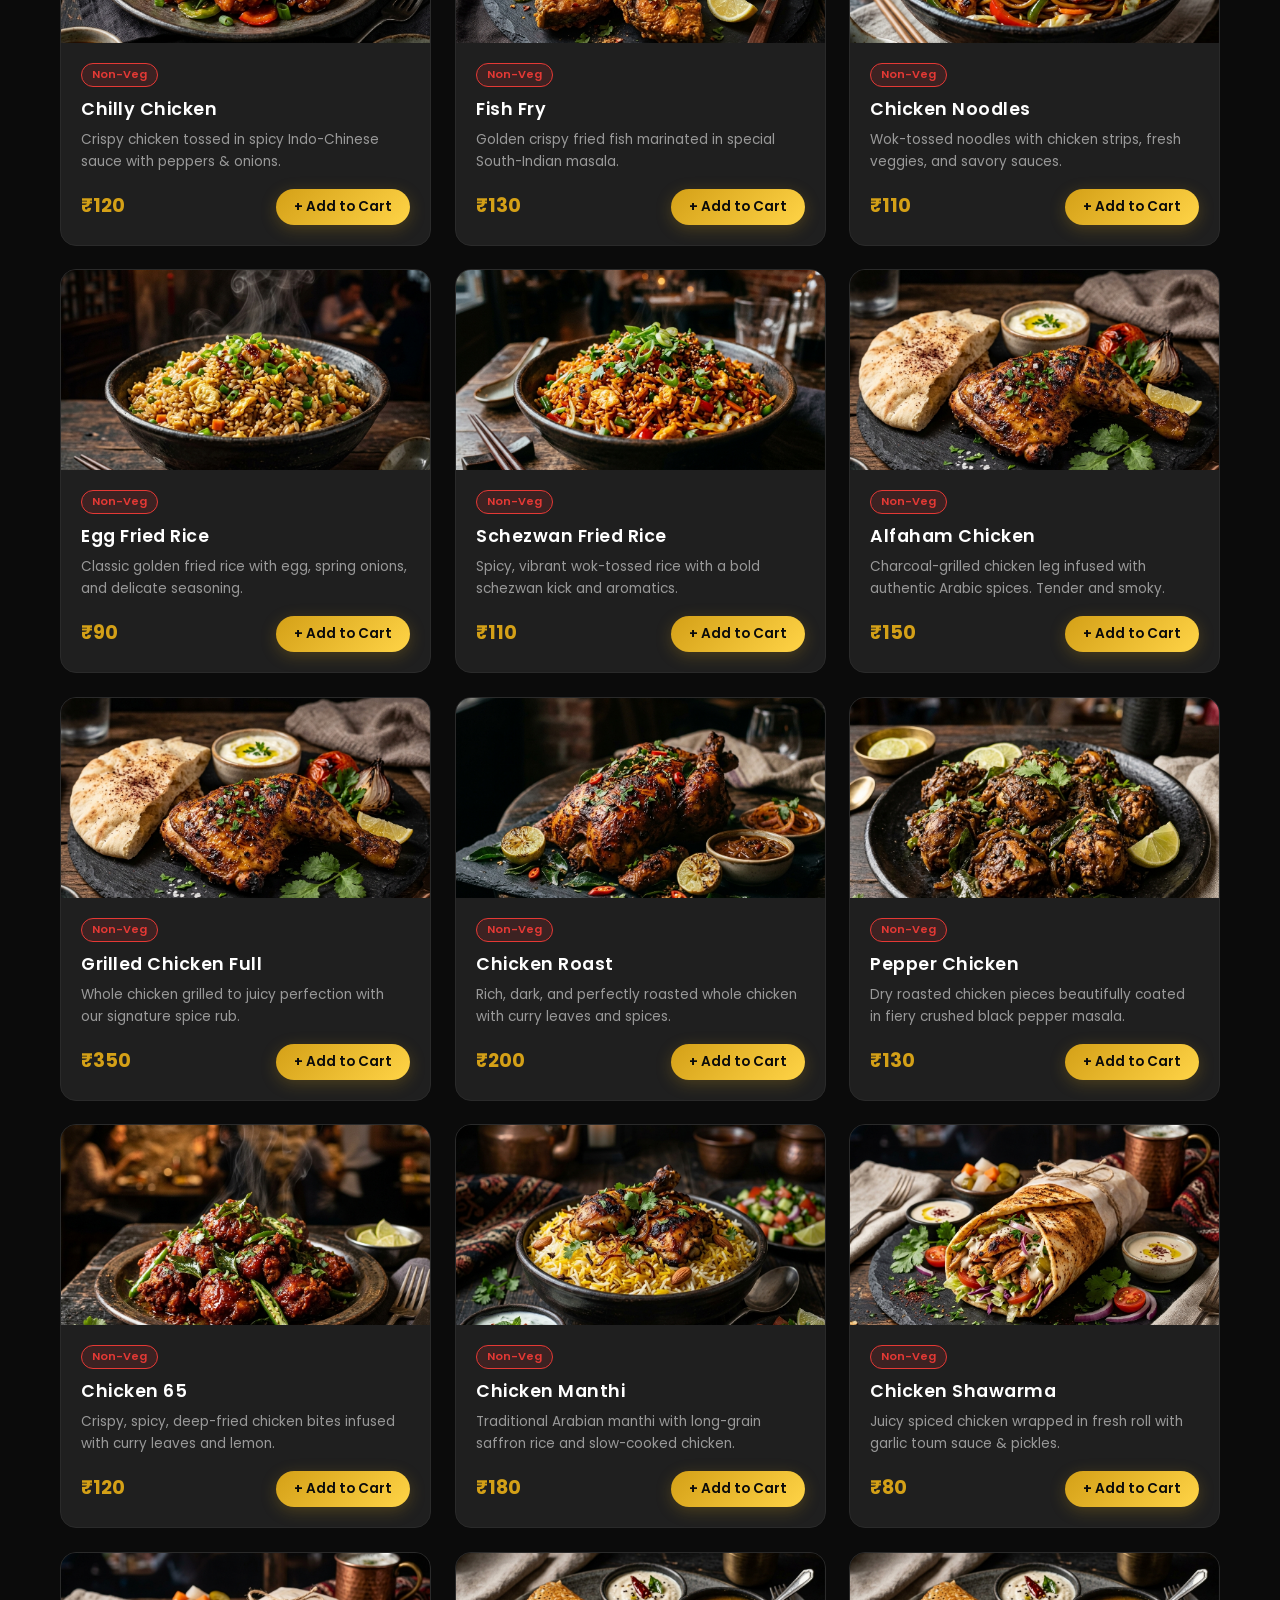
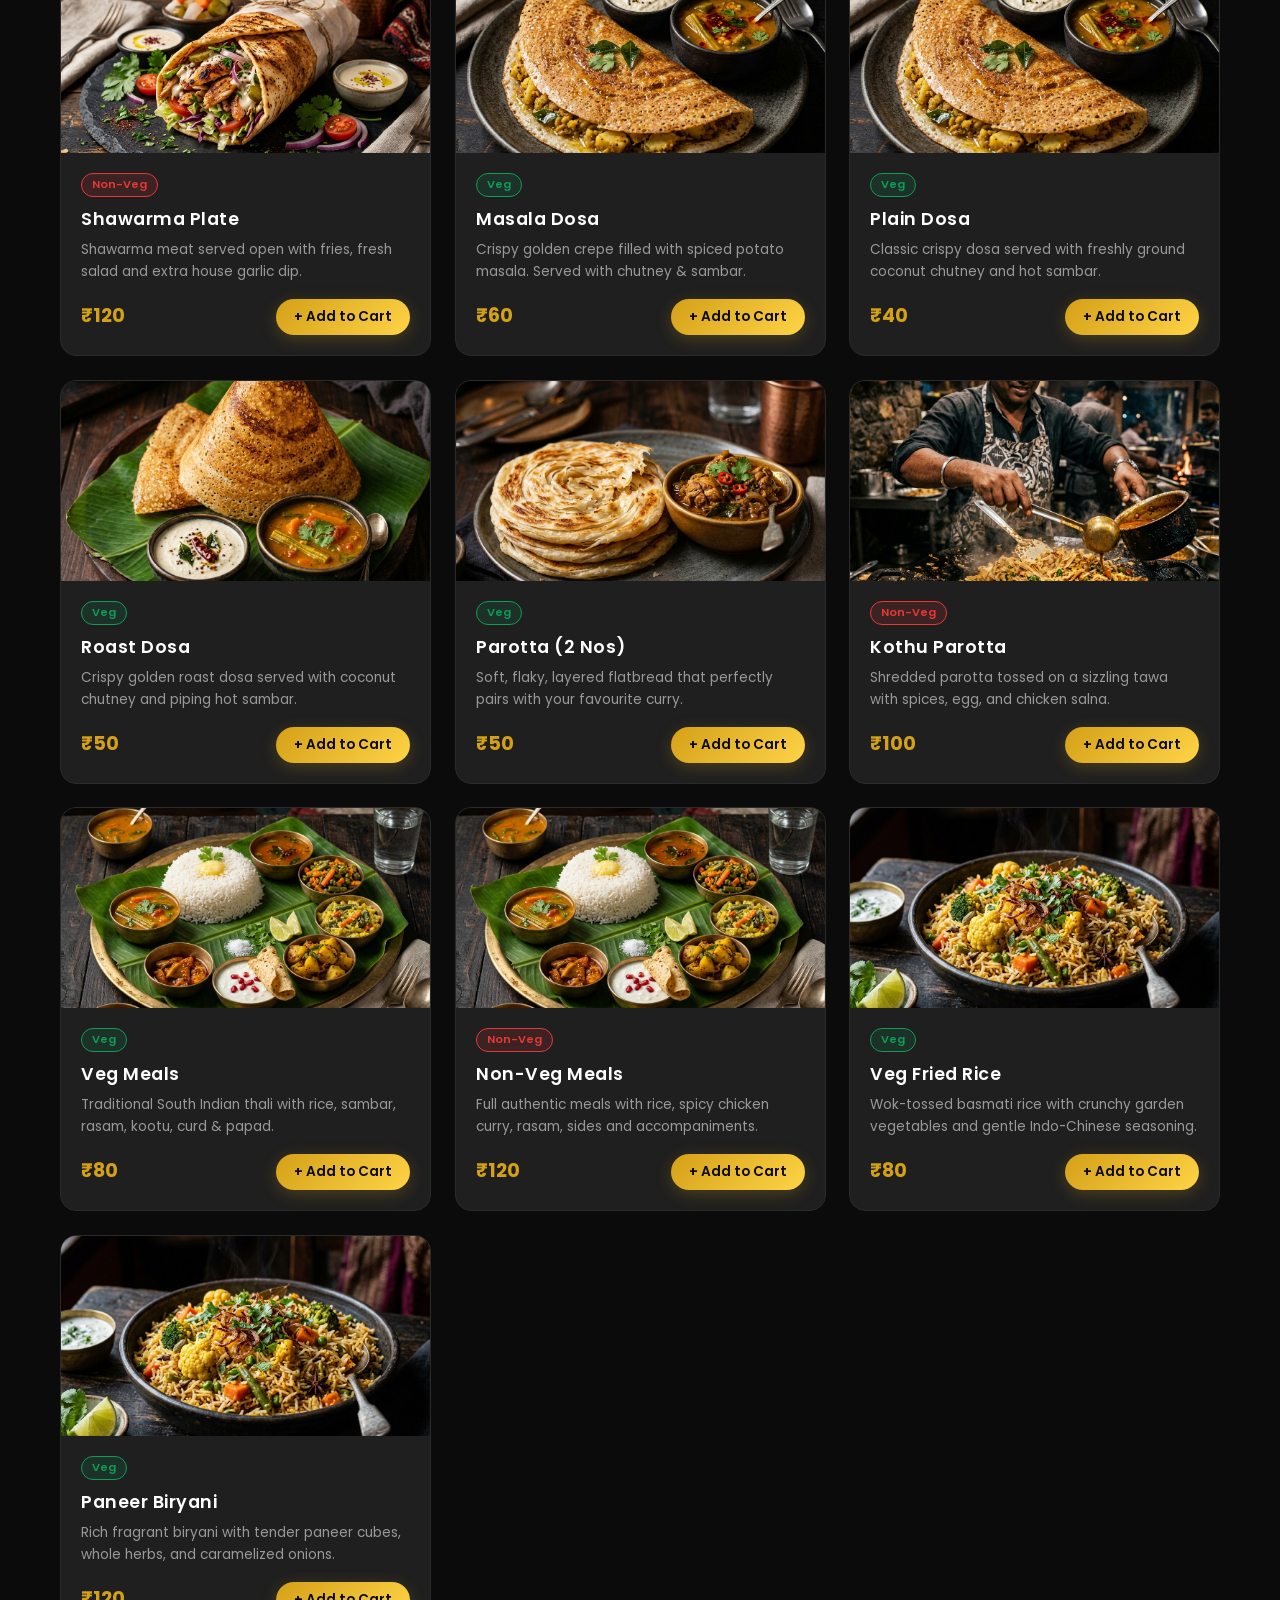
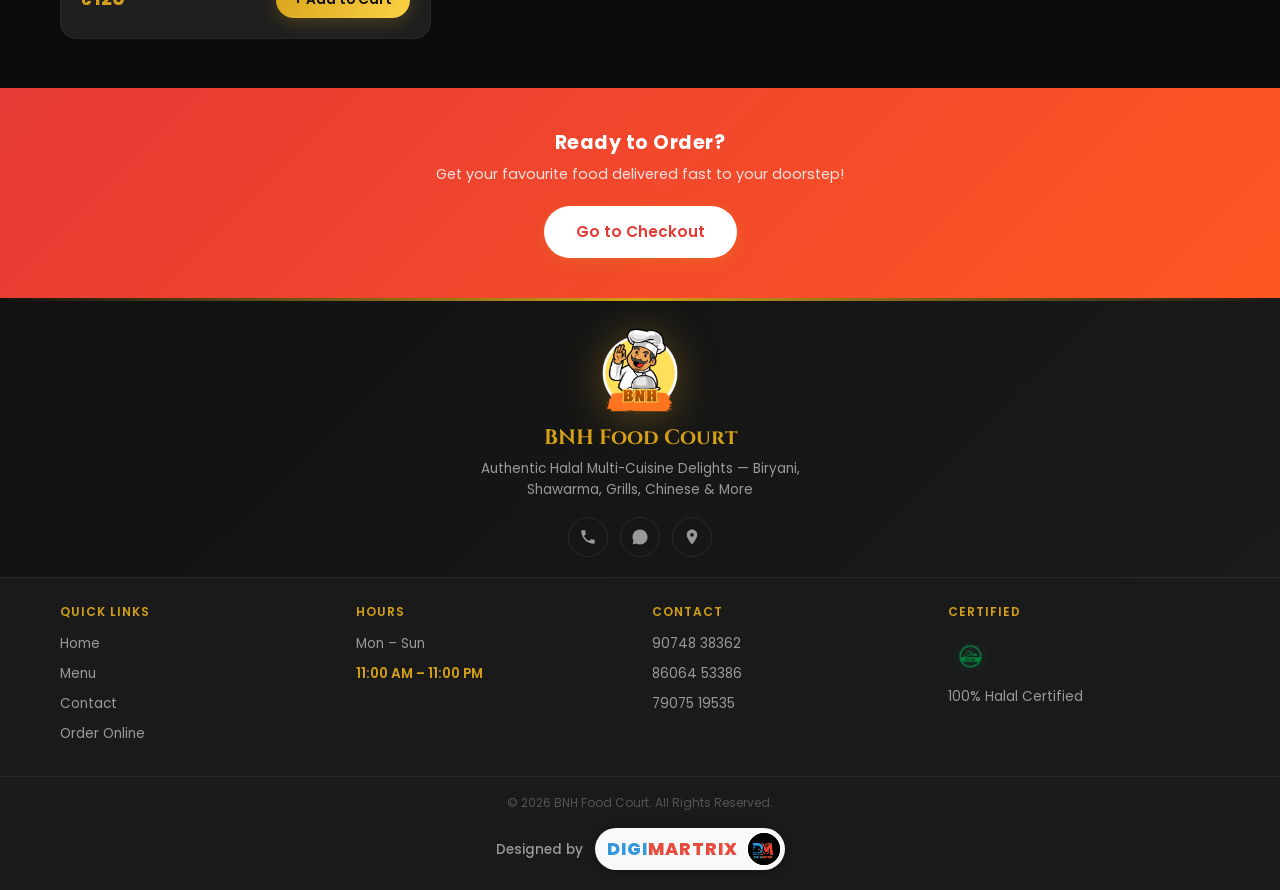
<file: menu.html>
<!doctype html>
<html lang="en">
  <head>
    <meta charset="UTF-8" />
    <meta name="viewport" content="width=device-width,initial-scale=1.0" />
    <title>Menu — BNH Food Court | Biryani, Chinese, Shawarma, Meals</title>
    <meta
      name="keywords"
      content="BNH Food Court, best biryani in Coimbatore, halal restaurant near JCT College, Pichanur food court, authentic halal food Coimbatore, shawarma Pichanur, multi-cuisine restaurant Coimbatore, order biryani online, best grilled chicken Coimbatore, JCT College restaurants, non-veg meals near me, best chinese food Pichanur, halal food delivery Coimbatore"
    />
    <meta
      name="description"
      content="Explore the full menu of BNH Food Court. Chicken Biryani, Shawarma, Alfaham, Chinese, Fish Fry, Meals, Tiffin & more. Halal Certified."
    />
    <meta
      property="og:title"
      content="Menu — BNH Food Court | Halal Multi-Cuisine"
    />
    <meta
      property="og:description"
      content="Explore the full authentic menu of BNH Food Court near JCT College, Pichanur, Coimbatore. Order Halal Biryani, Shawarma, Chinese & Grills."
    />
    <meta property="og:image" content="images/chicken-biryani.png" />
    <meta property="og:type" content="restaurant.menu" />
    <meta name="twitter:card" content="summary_large_image" />
    <meta
      name="twitter:title"
      content="Menu — BNH Food Court | Coimbatore"
    />
    <meta
      name="twitter:description"
      content="Authentic Halal Biryani, Shawarma, Chinese, Grills, Tiffin & Meals. Free local delivery."
    />
    <meta name="twitter:image" content="images/chicken-biryani.png" />
    <link rel="icon" href="images/favicon.png" />
    <link rel="stylesheet" href="css/styles.css" />
  </head>
  <body>
    <!-- NAV -->
    <nav class="nav scrolled" id="mainNav">
      <div class="nav-inner">
        <a href="index.html" class="nav-logo"
          ><img src="images/bnh-logo.png" alt="BNH Food Court" class="nav-chef" />
          <div class="nav-brand">
            <div class="nav-brand-top">
              <span class="brand-name">BNH</span
              ><img
                src="images/halal-badge.png"
                alt="Halal"
                class="halal-sup"
              />
            </div>
            <span class="nav-brand-sub">Food Court</span>
          </div></a
        >
        <ul class="nav-links">
          <li><a href="index.html">Home</a></li>
          <li><a href="menu.html" class="active">Menu</a></li>
          <li><a href="contact.html">Contact</a></li>
          <li><a href="order.html">Order Online</a></li>
        </ul>
        <button class="hamburger" onclick="openMenu()" aria-label="Open Menu">
          <span></span><span></span><span></span>
        </button>
      </div>
    </nav>

    <!-- MOBILE MENU -->
    <div class="mobile-menu" id="mobileMenu">
      <button class="mobile-close" onclick="closeMenu()" aria-label="Close Menu">✕</button>
      <a href="index.html" onclick="closeMenu()">Home</a>
      <a href="menu.html" onclick="closeMenu()">Menu</a>
      <a href="contact.html" onclick="closeMenu()">Contact</a>
      <a href="order.html" onclick="closeMenu()">Order Online</a>
    </div>

    <!-- MENU HERO -->
    <section class="menu-hero">
      <div class="container">
        <div class="live-status-container">
          <div class="live-status">
            <span class="status-dot open"></span>
            <span class="status-text">Open Now <span class="status-time">(11 AM – 11 PM)</span></span>
          </div>
        </div>
        <div class="section-title">
          <h2>Our Menu</h2>
          <p>Authentic flavours, crafted with passion and love</p>
          <div class="line"></div>
        </div>

        <!-- SEARCH BAR -->
        <div class="menu-search-wrapper">
          <span class="search-icon">🔍</span>
          <input
            type="text"
            id="dishSearch"
            class="menu-search-input"
            placeholder="Search dishes (e.g. Biryani, Shawarma, Alfaham...)"
            oninput="filterSearch(this.value)"
          />
        </div>

        <!-- DIETARY FILTER TABS -->
        <div class="diet-tabs">
          <button class="diet-tab active" onclick="filterDiet('all', this)">
            All Items
          </button>
          <button class="diet-tab" onclick="filterDiet('veg', this)">
            <span class="dot dot-veg"></span> Pure Veg
          </button>
          <button class="diet-tab" onclick="filterDiet('nonveg', this)">
            <span class="dot dot-nonveg"></span> Non-Veg
          </button>
        </div>

        <!-- CATEGORY TABS -->
        <div class="filter-tabs" id="filterTabs">
          <button class="filter-tab active" onclick="filterMenu('all', this)">
            All Cuisines
          </button>
          <button class="filter-tab" onclick="filterMenu('biryani', this)">
            Biryani
          </button>
          <button class="filter-tab" onclick="filterMenu('combo', this)">
            Combos
          </button>
          <button class="filter-tab" onclick="filterMenu('chinese', this)">
            Chinese &amp; Fish
          </button>
          <button class="filter-tab" onclick="filterMenu('grill', this)">
            Grilled &amp; Alfaham
          </button>
          <button class="filter-tab" onclick="filterMenu('manthi', this)">
            Manthi Biryani
          </button>
          <button class="filter-tab" onclick="filterMenu('shawarma', this)">
            Shawarma
          </button>
          <button class="filter-tab" onclick="filterMenu('tiffin', this)">
            Tiffin
          </button>
          <button class="filter-tab" onclick="filterMenu('meals', this)">
            Meals
          </button>
          <button class="filter-tab" onclick="filterMenu('veg', this)">
            Veg Specials
          </button>
        </div>
      </div>
    </section>

    <!-- MENU GRID -->
    <section class="section" style="padding-top: 10px">
      <div class="container">
        <div class="menu-grid" id="menuGrid">
          <!-- BIRYANI -->
          <div class="menu-card reveal" data-cat="biryani" data-diet="nonveg">
            <div class="menu-card-img">
              <img
                src="images/chicken-biryani.png"
                alt="1 Kg Chicken Biryani"
                loading="lazy"
              />
            </div>
            <div class="menu-card-body">
              <span class="badge-nonveg">Non-Veg</span>
              <h3>1 Kg Chicken Biryani</h3>
              <p class="desc">
                Aromatic basmati rice layered with tender chicken, spices &amp;
                fried onions. Serves 3-4.
              </p>
              <div class="menu-card-footer">
                <span class="price">₹230</span>
                <button
                  class="btn btn-gold btn-sm"
                  onclick="addToCart('1 Kg Chicken Biryani', 230, 'b1')"
                >
                  + Add to Cart
                </button>
              </div>
            </div>
          </div>

          <div class="menu-card reveal" data-cat="biryani" data-diet="nonveg">
            <div class="menu-card-img">
              <img
                src="images/chicken-biryani.png"
                alt="1/2 Kg Chicken Biryani"
                loading="lazy"
              />
            </div>
            <div class="menu-card-body">
              <span class="badge-nonveg">Non-Veg</span>
              <h3>1/2 Kg Chicken Biryani</h3>
              <p class="desc">
                Perfect single serving of our signature chicken biryani with
                flavourful raita.
              </p>
              <div class="menu-card-footer">
                <span class="price">₹120</span>
                <button
                  class="btn btn-gold btn-sm"
                  onclick="addToCart('1/2 Kg Chicken Biryani', 120, 'b2')"
                >
                  + Add to Cart
                </button>
              </div>
            </div>
          </div>

          <div class="menu-card reveal" data-cat="biryani" data-diet="veg">
            <div class="menu-card-img">
              <img
                src="images/veg-biryani.png"
                alt="Veg Biryani"
                loading="lazy"
              />
            </div>
            <div class="menu-card-body">
              <span class="badge-veg">Veg</span>
              <h3>Veg Biryani</h3>
              <p class="desc">
                Fragrant basmati rice with farm-fresh mixed vegetables, herbs and aromatic
                spices.
              </p>
              <div class="menu-card-footer">
                <span class="price">₹100</span>
                <button
                  class="btn btn-gold btn-sm"
                  onclick="addToCart('Veg Biryani', 100, 'b3')"
                >
                  + Add to Cart
                </button>
              </div>
            </div>
          </div>

          <div class="menu-card reveal" data-cat="biryani" data-diet="nonveg">
            <div class="menu-card-img">
              <img
                src="images/chicken-rice.png"
                alt="Chicken Rice"
                loading="lazy"
              />
            </div>
            <div class="menu-card-body">
              <span class="badge-nonveg">Non-Veg</span>
              <h3>Chicken Rice</h3>
              <p class="desc">
                Delicious rice loaded with tender chicken pieces, an absolute treat.
              </p>
              <div class="menu-card-footer">
                <span class="price">₹130</span>
                <button
                  class="btn btn-gold btn-sm"
                  onclick="addToCart('Chicken Rice', 130, 'b6')"
                >
                  + Add to Cart
                </button>
              </div>
            </div>
          </div>

          <!-- COMBOS -->
          <div class="menu-card reveal" data-cat="combo" data-diet="nonveg">
            <div class="menu-card-img">
              <img
                src="images/chicken-biryani.png"
                alt="Biryani + Chilly Chicken Combo"
                loading="lazy"
              />
            </div>
            <div class="menu-card-body">
              <span class="badge-nonveg">Non-Veg</span>
              <h3>Biryani + Chilly Chicken Combo</h3>
              <p class="desc">
                1 Kg Chicken Biryani with FREE Chilly Chicken. Best value meal!
              </p>
              <div class="menu-card-footer">
                <span class="price">₹230</span>
                <button
                  class="btn btn-gold btn-sm"
                  onclick="addToCart('Biryani + Chilly Chicken Combo', 230, 'cb1')"
                >
                  + Add to Cart
                </button>
              </div>
            </div>
          </div>

          <div class="menu-card reveal" data-cat="combo" data-diet="nonveg">
            <div class="menu-card-img">
              <img
                src="images/ghee-rice.png"
                alt="Ghee Rice Combo"
                loading="lazy"
              />
            </div>
            <div class="menu-card-body">
              <span class="badge-nonveg">Non-Veg</span>
              <h3>Ghee Rice + Chicken Pollichathu</h3>
              <p class="desc">
                Golden aromatic ghee rice topped with Kerala-style spicy fried chicken.
              </p>
              <div class="menu-card-footer">
                <span class="price">₹140</span>
                <button
                  class="btn btn-gold btn-sm"
                  onclick="addToCart('Ghee Rice + Pollichathu', 140, 'b4')"
                >
                  + Add to Cart
                </button>
              </div>
            </div>
          </div>

          <!-- CHINESE -->
          <div class="menu-card reveal" data-cat="chinese" data-diet="nonveg">
            <div class="menu-card-img">
              <img
                src="images/chilli-chicken.png"
                alt="Chilly Chicken"
                loading="lazy"
              />
            </div>
            <div class="menu-card-body">
              <span class="badge-nonveg">Non-Veg</span>
              <h3>Chilly Chicken</h3>
              <p class="desc">
                Crispy chicken tossed in spicy Indo-Chinese sauce with peppers
                &amp; onions.
              </p>
              <div class="menu-card-footer">
                <span class="price">₹120</span>
                <button
                  class="btn btn-gold btn-sm"
                  onclick="addToCart('Chilly Chicken', 120, 'c1')"
                >
                  + Add to Cart
                </button>
              </div>
            </div>
          </div>

          <div class="menu-card reveal" data-cat="chinese" data-diet="nonveg">
            <div class="menu-card-img">
              <img src="images/fish-fry.png" alt="Fish Fry" loading="lazy" />
            </div>
            <div class="menu-card-body">
              <span class="badge-nonveg">Non-Veg</span>
              <h3>Fish Fry</h3>
              <p class="desc">
                Golden crispy fried fish marinated in special South-Indian masala.
              </p>
              <div class="menu-card-footer">
                <span class="price">₹130</span>
                <button
                  class="btn btn-gold btn-sm"
                  onclick="addToCart('Fish Fry', 130, 'c5')"
                >
                  + Add to Cart
                </button>
              </div>
            </div>
          </div>

          <div class="menu-card reveal" data-cat="chinese" data-diet="nonveg">
            <div class="menu-card-img">
              <img src="images/chicken-noodles.png" alt="Chicken Noodles" loading="lazy" />
            </div>
            <div class="menu-card-body">
              <span class="badge-nonveg">Non-Veg</span>
              <h3>Chicken Noodles</h3>
              <p class="desc">
                Wok-tossed noodles with chicken strips, fresh veggies, and savory sauces.
              </p>
              <div class="menu-card-footer">
                <span class="price">₹110</span>
                <button
                  class="btn btn-gold btn-sm"
                  onclick="addToCart('Chicken Noodles', 110, 'c2')"
                >
                  + Add to Cart
                </button>
              </div>
            </div>
          </div>

          <div class="menu-card reveal" data-cat="chinese" data-diet="nonveg">
            <div class="menu-card-img">
              <img src="images/egg-fried-rice.png" alt="Egg Fried Rice" loading="lazy" />
            </div>
            <div class="menu-card-body">
              <span class="badge-nonveg">Non-Veg</span>
              <h3>Egg Fried Rice</h3>
              <p class="desc">
                Classic golden fried rice with egg, spring onions, and delicate seasoning.
              </p>
              <div class="menu-card-footer">
                <span class="price">₹90</span>
                <button
                  class="btn btn-gold btn-sm"
                  onclick="addToCart('Egg Fried Rice', 90, 'c3')"
                >
                  + Add to Cart
                </button>
              </div>
            </div>
          </div>

          <div class="menu-card reveal" data-cat="chinese" data-diet="nonveg">
            <div class="menu-card-img">
              <img src="images/schezwan-fried-rice.png" alt="Schezwan Fried Rice" loading="lazy" />
            </div>
            <div class="menu-card-body">
              <span class="badge-nonveg">Non-Veg</span>
              <h3>Schezwan Fried Rice</h3>
              <p class="desc">
                Spicy, vibrant wok-tossed rice with a bold schezwan kick and aromatics.
              </p>
              <div class="menu-card-footer">
                <span class="price">₹110</span>
                <button
                  class="btn btn-gold btn-sm"
                  onclick="addToCart('Schezwan Fried Rice', 110, 'c4')"
                >
                  + Add to Cart
                </button>
              </div>
            </div>
          </div>

          <!-- GRILL -->
          <div class="menu-card reveal" data-cat="grill" data-diet="nonveg">
            <div class="menu-card-img">
              <img src="images/alfaham.png" alt="Alfaham" loading="lazy" />
            </div>
            <div class="menu-card-body">
              <span class="badge-nonveg">Non-Veg</span>
              <h3>Alfaham Chicken</h3>
              <p class="desc">
                Charcoal-grilled chicken leg infused with authentic Arabic spices. Tender and smoky.
              </p>
              <div class="menu-card-footer">
                <span class="price">₹150</span>
                <button
                  class="btn btn-gold btn-sm"
                  onclick="addToCart('Alfaham Chicken', 150, 'g1')"
                >
                  + Add to Cart
                </button>
              </div>
            </div>
          </div>

          <div class="menu-card reveal" data-cat="grill" data-diet="nonveg">
            <div class="menu-card-img">
              <img
                src="images/alfaham.png"
                alt="Grilled Chicken"
                loading="lazy"
              />
            </div>
            <div class="menu-card-body">
              <span class="badge-nonveg">Non-Veg</span>
              <h3>Grilled Chicken Full</h3>
              <p class="desc">
                Whole chicken grilled to juicy perfection with our signature spice rub.
              </p>
              <div class="menu-card-footer">
                <span class="price">₹350</span>
                <button
                  class="btn btn-gold btn-sm"
                  onclick="addToCart('Grilled Chicken Full', 350, 'g5')"
                >
                  + Add to Cart
                </button>
              </div>
            </div>
          </div>

          <div class="menu-card reveal" data-cat="grill" data-diet="nonveg">
            <div class="menu-card-img">
              <img src="images/chicken-roast.png" alt="Chicken Roast" loading="lazy" />
            </div>
            <div class="menu-card-body">
              <span class="badge-nonveg">Non-Veg</span>
              <h3>Chicken Roast</h3>
              <p class="desc">
                Rich, dark, and perfectly roasted whole chicken with curry leaves and spices.
              </p>
              <div class="menu-card-footer">
                <span class="price">₹200</span>
                <button
                  class="btn btn-gold btn-sm"
                  onclick="addToCart('Chicken Roast', 200, 'g2')"
                >
                  + Add to Cart
                </button>
              </div>
            </div>
          </div>

          <div class="menu-card reveal" data-cat="grill" data-diet="nonveg">
            <div class="menu-card-img">
              <img src="images/pepper-chicken.png" alt="Pepper Chicken" loading="lazy" />
            </div>
            <div class="menu-card-body">
              <span class="badge-nonveg">Non-Veg</span>
              <h3>Pepper Chicken</h3>
              <p class="desc">
                Dry roasted chicken pieces beautifully coated in fiery crushed black pepper masala.
              </p>
              <div class="menu-card-footer">
                <span class="price">₹130</span>
                <button
                  class="btn btn-gold btn-sm"
                  onclick="addToCart('Pepper Chicken', 130, 'g3')"
                >
                  + Add to Cart
                </button>
              </div>
            </div>
          </div>

          <div class="menu-card reveal" data-cat="grill" data-diet="nonveg">
            <div class="menu-card-img">
              <img src="images/chicken-65.png" alt="Chicken 65" loading="lazy" />
            </div>
            <div class="menu-card-body">
              <span class="badge-nonveg">Non-Veg</span>
              <h3>Chicken 65</h3>
              <p class="desc">
                Crispy, spicy, deep-fried chicken bites infused with curry leaves and lemon.
              </p>
              <div class="menu-card-footer">
                <span class="price">₹120</span>
                <button
                  class="btn btn-gold btn-sm"
                  onclick="addToCart('Chicken 65', 120, 'g4')"
                >
                  + Add to Cart
                </button>
              </div>
            </div>
          </div>

          <!-- MANTHI -->
          <div class="menu-card reveal" data-cat="manthi" data-diet="nonveg">
            <div class="menu-card-img">
              <img
                src="images/manthi-biryani.png"
                alt="Manthi Biryani"
                loading="lazy"
              />
            </div>
            <div class="menu-card-body">
              <span class="badge-nonveg">Non-Veg</span>
              <h3>Chicken Manthi</h3>
              <p class="desc">
                Traditional Arabian manthi with long-grain saffron rice and slow-cooked chicken.
              </p>
              <div class="menu-card-footer">
                <span class="price">₹180</span>
                <button
                  class="btn btn-gold btn-sm"
                  onclick="addToCart('Chicken Manthi', 180, 'b5')"
                >
                  + Add to Cart
                </button>
              </div>
            </div>
          </div>

          <!-- SHAWARMA -->
          <div class="menu-card reveal" data-cat="shawarma" data-diet="nonveg">
            <div class="menu-card-img">
              <img
                src="images/shawarma.png"
                alt="Chicken Shawarma"
                loading="lazy"
              />
            </div>
            <div class="menu-card-body">
              <span class="badge-nonveg">Non-Veg</span>
              <h3>Chicken Shawarma</h3>
              <p class="desc">
                Juicy spiced chicken wrapped in fresh roll with garlic toum sauce &amp; pickles.
              </p>
              <div class="menu-card-footer">
                <span class="price">₹80</span>
                <button
                  class="btn btn-gold btn-sm"
                  onclick="addToCart('Chicken Shawarma', 80, 's1')"
                >
                  + Add to Cart
                </button>
              </div>
            </div>
          </div>

          <div class="menu-card reveal" data-cat="shawarma" data-diet="nonveg">
            <div class="menu-card-img">
              <img
                src="images/shawarma.png"
                alt="Shawarma Plate"
                loading="lazy"
              />
            </div>
            <div class="menu-card-body">
              <span class="badge-nonveg">Non-Veg</span>
              <h3>Shawarma Plate</h3>
              <p class="desc">
                Shawarma meat served open with fries, fresh salad and extra house garlic dip.
              </p>
              <div class="menu-card-footer">
                <span class="price">₹120</span>
                <button
                  class="btn btn-gold btn-sm"
                  onclick="addToCart('Shawarma Plate', 120, 's2')"
                >
                  + Add to Cart
                </button>
              </div>
            </div>
          </div>

          <!-- TIFFIN -->
          <div class="menu-card reveal" data-cat="tiffin" data-diet="veg">
            <div class="menu-card-img">
              <img src="images/dosa.png" alt="Masala Dosa" loading="lazy" />
            </div>
            <div class="menu-card-body">
              <span class="badge-veg">Veg</span>
              <h3>Masala Dosa</h3>
              <p class="desc">
                Crispy golden crepe filled with spiced potato masala. Served with
                chutney &amp; sambar.
              </p>
              <div class="menu-card-footer">
                <span class="price">₹60</span>
                <button
                  class="btn btn-gold btn-sm"
                  onclick="addToCart('Masala Dosa', 60, 't1')"
                >
                  + Add to Cart
                </button>
              </div>
            </div>
          </div>

          <div class="menu-card reveal" data-cat="tiffin" data-diet="veg">
            <div class="menu-card-img">
              <img src="images/dosa.png" alt="Plain Dosa" loading="lazy" />
            </div>
            <div class="menu-card-body">
              <span class="badge-veg">Veg</span>
              <h3>Plain Dosa</h3>
              <p class="desc">
                Classic crispy dosa served with freshly ground coconut chutney and hot sambar.
              </p>
              <div class="menu-card-footer">
                <span class="price">₹40</span>
                <button
                  class="btn btn-gold btn-sm"
                  onclick="addToCart('Plain Dosa', 40, 't5')"
                >
                  + Add to Cart
                </button>
              </div>
            </div>
          </div>

          <div class="menu-card reveal" data-cat="tiffin" data-diet="veg">
            <div class="menu-card-img">
              <img src="images/roast.png" alt="Roast Dosa" loading="lazy" />
            </div>
            <div class="menu-card-body">
              <span class="badge-veg">Veg</span>
              <h3>Roast Dosa</h3>
              <p class="desc">
                Crispy golden roast dosa served with coconut chutney and piping hot sambar.
              </p>
              <div class="menu-card-footer">
                <span class="price">₹50</span>
                <button
                  class="btn btn-gold btn-sm"
                  onclick="addToCart('Roast Dosa', 50, 't4')"
                >
                  + Add to Cart
                </button>
              </div>
            </div>
          </div>

          <div class="menu-card reveal" data-cat="tiffin" data-diet="veg">
            <div class="menu-card-img">
              <img src="images/parotta.png" alt="Parotta" loading="lazy" />
            </div>
            <div class="menu-card-body">
              <span class="badge-veg">Veg</span>
              <h3>Parotta (2 Nos)</h3>
              <p class="desc">
                Soft, flaky, layered flatbread that perfectly pairs with your favourite curry.
              </p>
              <div class="menu-card-footer">
                <span class="price">₹50</span>
                <button
                  class="btn btn-gold btn-sm"
                  onclick="addToCart('Parotta (2 Nos)', 50, 't2')"
                >
                  + Add to Cart
                </button>
              </div>
            </div>
          </div>

          <div class="menu-card reveal" data-cat="tiffin" data-diet="nonveg">
            <div class="menu-card-img">
              <img src="images/kothu-parotta.png" alt="Kothu Parotta" loading="lazy" />
            </div>
            <div class="menu-card-body">
              <span class="badge-nonveg">Non-Veg</span>
              <h3>Kothu Parotta</h3>
              <p class="desc">
                Shredded parotta tossed on a sizzling tawa with spices, egg, and chicken salna.
              </p>
              <div class="menu-card-footer">
                <span class="price">₹100</span>
                <button
                  class="btn btn-gold btn-sm"
                  onclick="addToCart('Kothu Parotta', 100, 't3')"
                >
                  + Add to Cart
                </button>
              </div>
            </div>
          </div>

          <!-- MEALS -->
          <div class="menu-card reveal" data-cat="meals" data-diet="veg">
            <div class="menu-card-img">
              <img src="images/meals.png" alt="Veg Meals" loading="lazy" />
            </div>
            <div class="menu-card-body">
              <span class="badge-veg">Veg</span>
              <h3>Veg Meals</h3>
              <p class="desc">
                Traditional South Indian thali with rice, sambar, rasam, kootu,
                curd &amp; papad.
              </p>
              <div class="menu-card-footer">
                <span class="price">₹80</span>
                <button
                  class="btn btn-gold btn-sm"
                  onclick="addToCart('Veg Meals', 80, 'm1')"
                >
                  + Add to Cart
                </button>
              </div>
            </div>
          </div>

          <div class="menu-card reveal" data-cat="meals" data-diet="nonveg">
            <div class="menu-card-img">
              <img src="images/meals.png" alt="Non-Veg Meals" loading="lazy" />
            </div>
            <div class="menu-card-body">
              <span class="badge-nonveg">Non-Veg</span>
              <h3>Non-Veg Meals</h3>
              <p class="desc">
                Full authentic meals with rice, spicy chicken curry, rasam, sides and accompaniments.
              </p>
              <div class="menu-card-footer">
                <span class="price">₹120</span>
                <button
                  class="btn btn-gold btn-sm"
                  onclick="addToCart('Non-Veg Meals', 120, 'm2')"
                >
                  + Add to Cart
                </button>
              </div>
            </div>
          </div>

          <!-- VEG -->
          <div class="menu-card reveal" data-cat="veg" data-diet="veg">
            <div class="menu-card-img">
              <img
                src="images/veg-biryani.png"
                alt="Veg Fried Rice"
                loading="lazy"
              />
            </div>
            <div class="menu-card-body">
              <span class="badge-veg">Veg</span>
              <h3>Veg Fried Rice</h3>
              <p class="desc">
                Wok-tossed basmati rice with crunchy garden vegetables and gentle Indo-Chinese seasoning.
              </p>
              <div class="menu-card-footer">
                <span class="price">₹80</span>
                <button
                  class="btn btn-gold btn-sm"
                  onclick="addToCart('Veg Fried Rice', 80, 'v1')"
                >
                  + Add to Cart
                </button>
              </div>
            </div>
          </div>

          <div class="menu-card reveal" data-cat="veg" data-diet="veg">
            <div class="menu-card-img">
              <img
                src="images/veg-biryani.png"
                alt="Paneer Biryani"
                loading="lazy"
              />
            </div>
            <div class="menu-card-body">
              <span class="badge-veg">Veg</span>
              <h3>Paneer Biryani</h3>
              <p class="desc">
                Rich fragrant biryani with tender paneer cubes, whole herbs, and caramelized onions.
              </p>
              <div class="menu-card-footer">
                <span class="price">₹120</span>
                <button
                  class="btn btn-gold btn-sm"
                  onclick="addToCart('Paneer Biryani', 120, 'v2')"
                >
                  + Add to Cart
                </button>
              </div>
            </div>
          </div>
        </div>
      </div>
    </section>

    <!-- CTA -->
    <section class="offer-banner" style="padding: 40px 20px">
      <h3>Ready to Order?</h3>
      <p style="margin-bottom: 20px">
        Get your favourite food delivered fast to your doorstep!
      </p>
      <a
        href="order.html"
        class="btn btn-gold"
        style="background: #fff; color: var(--red)"
        >Go to Checkout</a
      >
    </section>

    <!-- FOOTER -->
    <footer class="footer">
      <div class="footer-top">
        <div class="container">
          <img
            src="images/bnh-logo.png"
            alt="BNH Food Court"
            class="footer-logo"
          />
          <div class="footer-brand">BNH Food Court</div>
          <p class="footer-tagline">
            Authentic Halal Multi-Cuisine Delights — Biryani, Shawarma, Grills,
            Chinese & More
          </p>
          <div class="footer-social">
            <a href="tel:+919074838362" title="Call"
              ><svg
                width="18"
                height="18"
                viewBox="0 0 24 24"
                fill="currentColor"
              >
                <path
                  d="M6.62 10.79a15.05 15.05 0 006.59 6.59l2.2-2.2a1 1 0 011.01-.24 11.36 11.36 0 003.55.57 1 1 0 011 1V20a1 1 0 01-1 1A17 17 0 013 4a1 1 0 011-1h3.5a1 1 0 011 1 11.36 11.36 0 00.57 3.55 1 1 0 01-.25 1.02l-2.2 2.22z"
                /></svg
            ></a>
            <a
              href="https://wa.me/919074838362"
              target="_blank"
              rel="noopener noreferrer"
              title="WhatsApp"
              ><svg
                width="18"
                height="18"
                viewBox="0 0 24 24"
                fill="currentColor"
              >
                <path
                  d="M17.472 14.382c-.297-.149-1.758-.867-2.03-.967-.273-.099-.471-.148-.67.15-.197.297-.767.966-.94 1.164-.173.199-.347.223-.644.075-.297-.15-1.255-.463-2.39-1.475-.883-.788-1.48-1.761-1.653-2.059-.173-.297-.018-.458.13-.606.134-.133.298-.347.446-.52.149-.174.198-.298.298-.497.099-.198.05-.371-.025-.52-.075-.149-.669-1.612-.916-2.207-.242-.579-.487-.5-.669-.51-.173-.008-.371-.01-.57-.01-.198 0-.52.074-.792.372-.272.297-1.04 1.016-1.04 2.479 0 1.462 1.065 2.875 1.213 3.074.149.198 2.096 3.2 5.077 4.487.709.306 1.262.489 1.694.625.712.227 1.36.195 1.871.118.571-.085 1.758-.719 2.006-1.413.248-.694.248-1.289.173-1.413-.074-.124-.272-.198-.57-.347z"
                />
                <path
                  d="M12 2C6.477 2 2 6.477 2 12c0 1.89.525 3.66 1.438 5.168L2 22l4.832-1.438A9.955 9.955 0 0012 22c5.523 0 10-4.477 10-10S17.523 2 12 2z"
                /></svg
            ></a>
            <a
              href="https://maps.google.com/?q=JCT+College+Pichanur+Coimbatore"
              target="_blank"
              rel="noopener noreferrer"
              title="Location"
              ><svg
                width="18"
                height="18"
                viewBox="0 0 24 24"
                fill="currentColor"
              >
                <path
                  d="M12 2C8.13 2 5 5.13 5 9c0 5.25 7 13 7 13s7-7.75 7-13c0-3.87-3.13-7-7-7zm0 9.5a2.5 2.5 0 010-5 2.5 2.5 0 010 5z"
                /></svg
            ></a>
          </div>
        </div>
      </div>
      <div class="footer-mid">
        <div class="container">
          <div class="footer-grid">
            <div class="footer-col">
              <h4>Quick Links</h4>
              <a href="index.html">Home</a><a href="menu.html">Menu</a
              ><a href="contact.html">Contact</a
              ><a href="order.html">Order Online</a>
            </div>
            <div class="footer-col">
              <h4>Hours</h4>
              <p>Mon – Sun</p>
              <p style="color: var(--gold); font-weight: 600">
                11:00 AM – 11:00 PM
              </p>
            </div>
            <div class="footer-col">
              <h4>Contact</h4>
              <a href="tel:+919074838362">90748 38362</a
              ><a href="tel:+918606453386">86064 53386</a
              ><a href="tel:+917907519535">79075 19535</a>
            </div>
            <div class="footer-col">
              <h4>Certified</h4>
              <img
                src="images/halal-badge.png"
                alt="Halal"
                style="
                  height: 45px;
                  filter: drop-shadow(0 0 6px rgba(15, 157, 88, 0.3));
                "
              />
              <p style="margin-top: 8px">100% Halal Certified</p>
            </div>
          </div>
        </div>
      </div>
      <div class="footer-bottom">
        <div class="container">© 2026 BNH Food Court. All Rights Reserved.</div>
      </div>
      <div class="footer-designer">
        <a
          href="https://digimartrix.com"
          target="_blank"
          rel="noopener noreferrer"
          class="designer-badge"
        >
          <span>Designed by</span>
          <div class="designer-pill">
            <span class="d-blue">DIGI</span><span class="d-red">MARTRIX</span>
            <div class="designer-logo">
              <img
                src="images/digimart-logo.png"
                alt="Digimartrix"
                loading="lazy"
              />
            </div>
          </div>
        </a>
      </div>
    </footer>

    <!-- MOBILE BAR -->
    <div class="mobile-bar">
      <div class="mobile-bar-inner">
        <a href="tel:+919074838362"
          ><svg class="mb-icon" viewBox="0 0 24 24" fill="currentColor">
            <path
              d="M6.62 10.79a15.05 15.05 0 006.59 6.59l2.2-2.2a1 1 0 011.01-.24 11.36 11.36 0 003.55.57 1 1 0 011 1V20a1 1 0 01-1 1A17 17 0 013 4a1 1 0 011-1h3.5a1 1 0 011 1 11.36 11.36 0 00.57 3.55 1 1 0 01-.25 1.02l-2.2 2.22z"
            /></svg
          >Call</a
        >
        <a href="https://wa.me/919074838362" target="_blank" rel="noopener noreferrer"
          ><svg class="mb-icon" viewBox="0 0 24 24" fill="currentColor">
            <path
              d="M17.472 14.382c-.297-.149-1.758-.867-2.03-.967-.273-.099-.471-.148-.67.15-.197.297-.767.966-.94 1.164-.173.199-.347.223-.644.075-.297-.15-1.255-.463-2.39-1.475-.883-.788-1.48-1.761-1.653-2.059-.173-.297-.018-.458.13-.606.134-.133.298-.347.446-.52.149-.174.198-.298.298-.497.099-.198.05-.371-.025-.52-.075-.149-.669-1.612-.916-2.207-.242-.579-.487-.5-.669-.51-.173-.008-.371-.01-.57-.01-.198 0-.52.074-.792.372-.272.297-1.04 1.016-1.04 2.479 0 1.462 1.065 2.875 1.213 3.074.149.198 2.096 3.2 5.077 4.487.709.306 1.262.489 1.694.625.712.227 1.36.195 1.871.118.571-.085 1.758-.719 2.006-1.413.248-.694.248-1.289.173-1.413-.074-.124-.272-.198-.57-.347z"
            />
            <path
              d="M12 2C6.477 2 2 6.477 2 12c0 1.89.525 3.66 1.438 5.168L2 22l4.832-1.438A9.955 9.955 0 0012 22c5.523 0 10-4.477 10-10S17.523 2 12 2z"
            /></svg
          >WhatsApp</a
        >
        <a
          href="https://maps.google.com/?q=JCT+College+Pichanur+Coimbatore"
          target="_blank"
          rel="noopener noreferrer"
          ><svg class="mb-icon" viewBox="0 0 24 24" fill="currentColor">
            <path
              d="M12 2C8.13 2 5 5.13 5 9c0 5.25 7 13 7 13s7-7.75 7-13c0-3.87-3.13-7-7-7zm0 9.5a2.5 2.5 0 010-5 2.5 2.5 0 010 5z"
            /></svg
          >Directions</a
        >
        <a href="order.html"
          ><svg class="mb-icon" viewBox="0 0 24 24" fill="currentColor">
            <path
              d="M7 18c-1.1 0-1.99.9-1.99 2S5.9 22 7 22s2-.9 2-2-.9-2-2-2zM1 2v2h2l3.6 7.59-1.35 2.45c-.16.28-.25.61-.25.96 0 1.1.9 2 2 2h12v-2H7.42c-.14 0-.25-.11-.25-.25l.03-.12.9-1.63h7.45c.75 0 1.41-.41 1.75-1.03l3.58-6.49A1 1 0 0020 4H5.21l-.94-2H1zm16 16c-1.1 0-1.99.9-1.99 2s.89 2 1.99 2 2-.9 2-2-.9-2-2-2z"
            /></svg
          >Order</a
        >
      </div>
    </div>

    <!-- FLOATING CART -->
    <a href="order.html" class="floating-cart" id="floatingCart" title="View Cart" aria-label="View Cart">
      🛒
      <span class="badge" id="floatCartCount">0</span>
    </a>

    <script src="js/app.js"></script>
  </body>
</html>
</file>
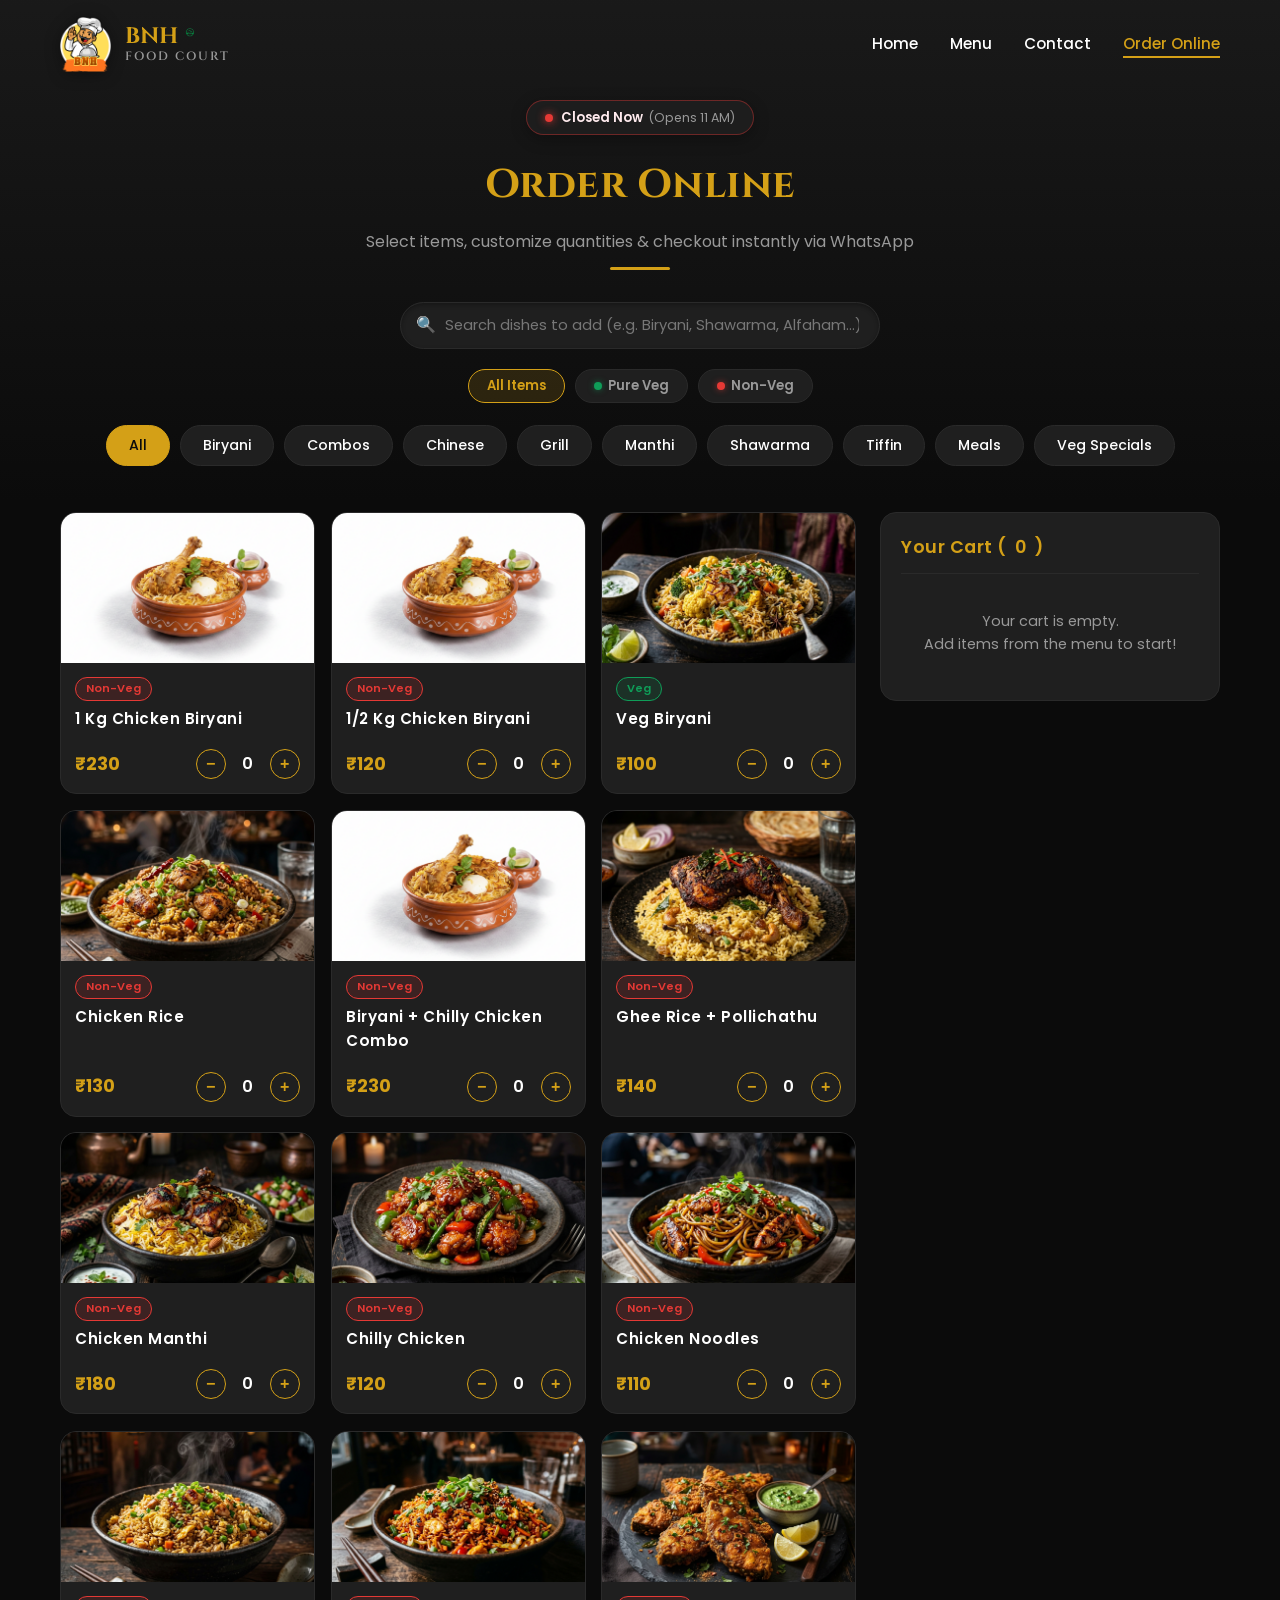
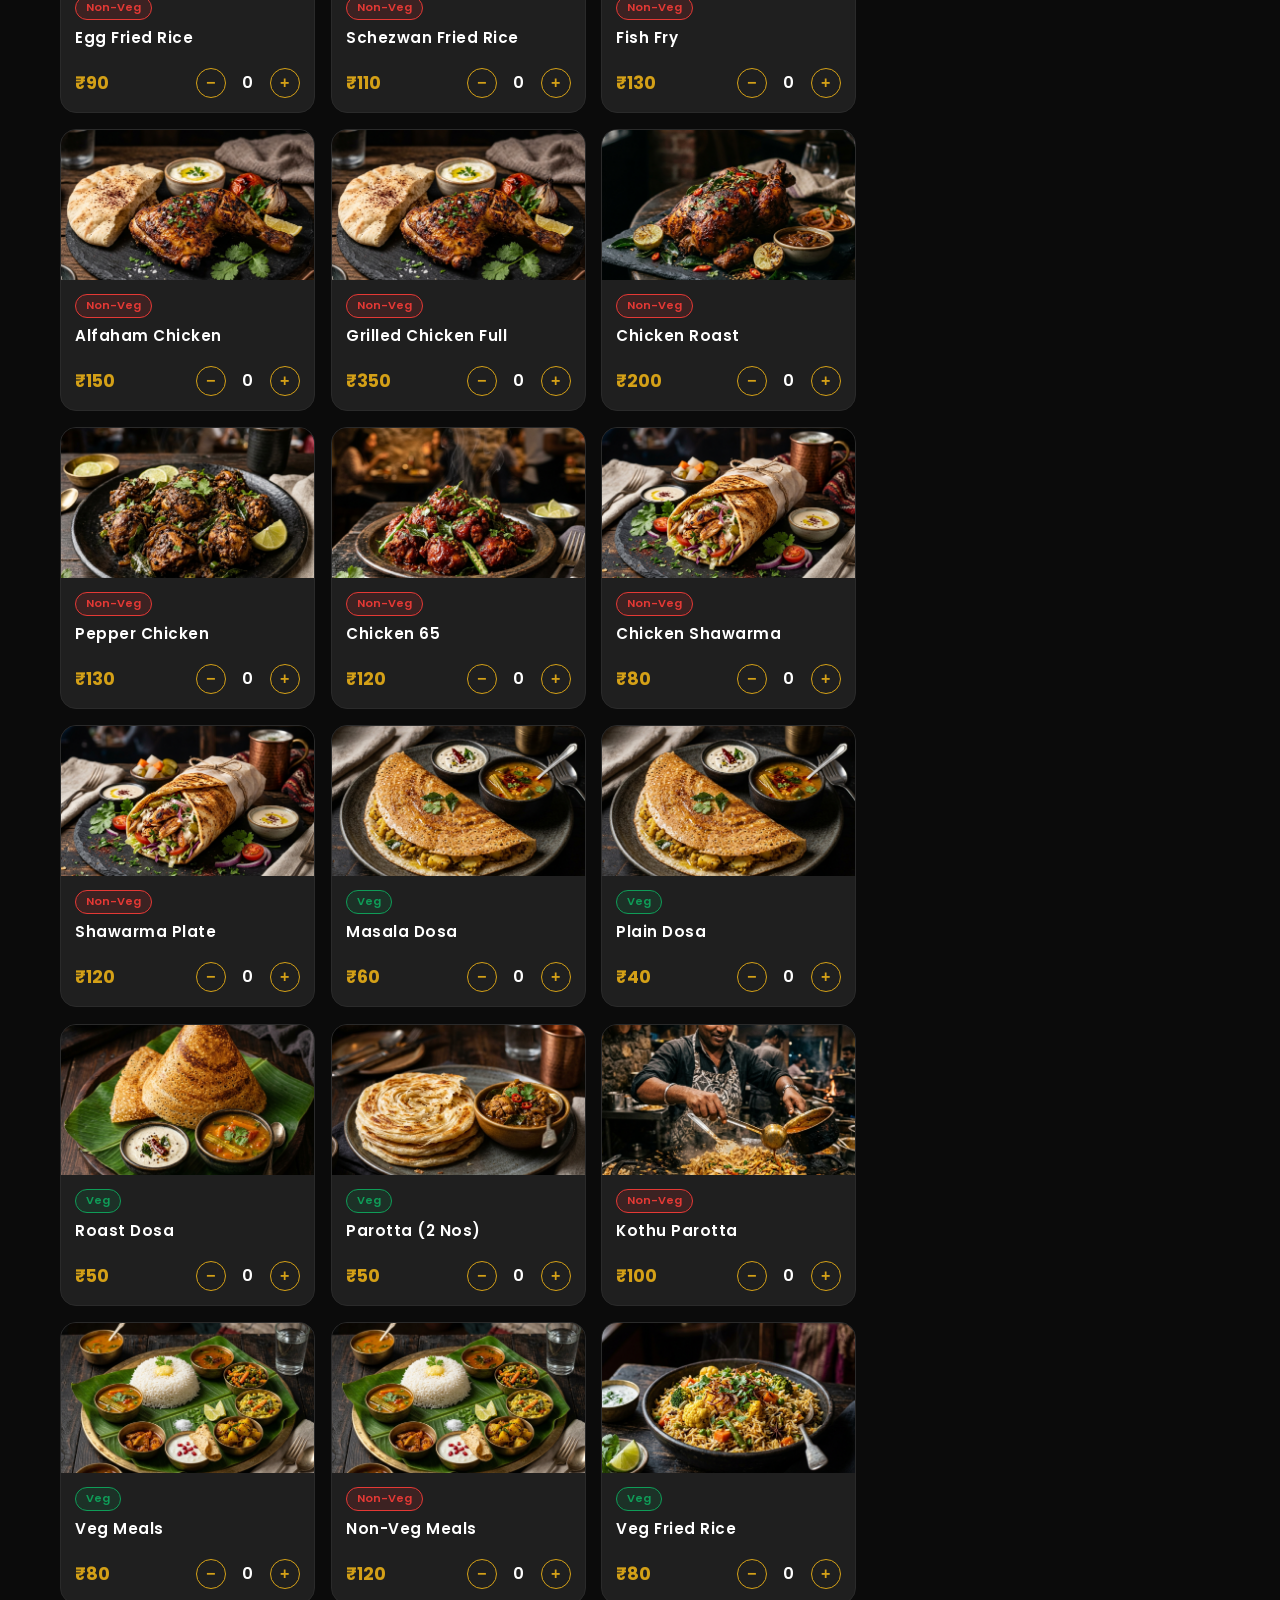
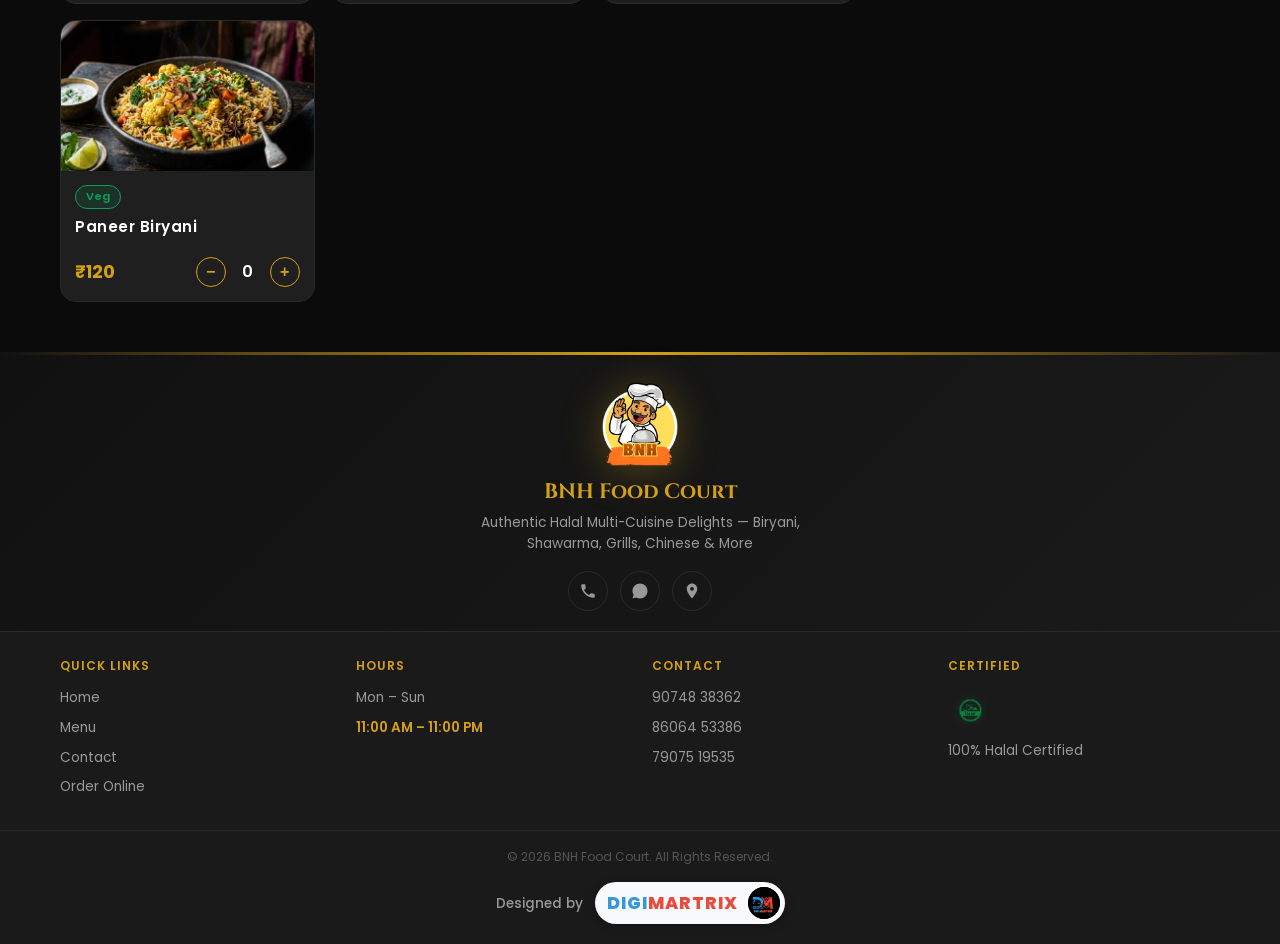
<file: order.html>
<!doctype html>
<html lang="en">
  <head>
    <meta charset="UTF-8" />
    <meta name="viewport" content="width=device-width,initial-scale=1.0" />
    <title>Order Online — BNH Food Court | WhatsApp Delivery</title>
    <meta
      name="keywords"
      content="BNH Food Court, best biryani in Coimbatore, halal restaurant near JCT College, Pichanur food court, authentic halal food Coimbatore, shawarma Pichanur, multi-cuisine restaurant Coimbatore, order biryani online, best grilled chicken Coimbatore, JCT College restaurants, non-veg meals near me, best chinese food Pichanur, halal food delivery Coimbatore"
    />
    <meta
      name="description"
      content="Order food online from BNH Food Court. Add items to cart and checkout via WhatsApp. Free delivery near JCT College, Pichanur, Coimbatore."
    />
    <meta
      property="og:title"
      content="Order Online — BNH Food Court | Quick WhatsApp Delivery"
    />
    <meta
      property="og:description"
      content="Order Halal Biryani, Shawarma, Chinese & Grills online with free local delivery near JCT College, Pichanur, Coimbatore."
    />
    <meta property="og:image" content="images/chicken-biryani.png" />
    <meta property="og:type" content="website" />
    <meta name="twitter:card" content="summary_large_image" />
    <meta
      name="twitter:title"
      content="Order Online — BNH Food Court"
    />
    <meta
      name="twitter:description"
      content="Select delicious Halal meals, add to cart and checkout instantly via WhatsApp."
    />
    <meta name="twitter:image" content="images/chicken-biryani.png" />
    <link rel="icon" href="images/favicon.png" />
    <link rel="stylesheet" href="css/styles.css" />
  </head>
  <body>
    <!-- NAV -->
    <nav class="nav scrolled" id="mainNav">
      <div class="nav-inner">
        <a href="index.html" class="nav-logo"
          ><img src="images/bnh-logo.png" alt="BNH Food Court" class="nav-chef" />
          <div class="nav-brand">
            <div class="nav-brand-top">
              <span class="brand-name">BNH</span
              ><img
                src="images/halal-badge.png"
                alt="Halal"
                class="halal-sup"
              />
            </div>
            <span class="nav-brand-sub">Food Court</span>
          </div></a
        >
        <ul class="nav-links">
          <li><a href="index.html">Home</a></li>
          <li><a href="menu.html">Menu</a></li>
          <li><a href="contact.html">Contact</a></li>
          <li><a href="order.html" class="active">Order Online</a></li>
        </ul>
        <button class="hamburger" onclick="openMenu()" aria-label="Open Menu">
          <span></span><span></span><span></span>
        </button>
      </div>
    </nav>

    <!-- MOBILE MENU -->
    <div class="mobile-menu" id="mobileMenu">
      <button class="mobile-close" onclick="closeMenu()" aria-label="Close Menu">✕</button>
      <a href="index.html" onclick="closeMenu()">Home</a>
      <a href="menu.html" onclick="closeMenu()">Menu</a>
      <a href="contact.html" onclick="closeMenu()">Contact</a>
      <a href="order.html" onclick="closeMenu()">Order Online</a>
    </div>

    <!-- ORDER HERO -->
    <section class="menu-hero">
      <div class="container">
        <div class="live-status-container">
          <div class="live-status">
            <span class="status-dot open"></span>
            <span class="status-text">Open Now <span class="status-time">(11 AM – 11 PM)</span></span>
          </div>
        </div>
        <div class="section-title">
          <h2>Order Online</h2>
          <p>Select items, customize quantities &amp; checkout instantly via WhatsApp</p>
          <div class="line"></div>
        </div>

        <!-- SEARCH BAR -->
        <div class="menu-search-wrapper">
          <span class="search-icon">🔍</span>
          <input
            type="text"
            id="dishSearch"
            class="menu-search-input"
            placeholder="Search dishes to add (e.g. Biryani, Shawarma, Alfaham...)"
            oninput="filterSearch(this.value)"
          />
        </div>

        <!-- DIETARY FILTER TABS -->
        <div class="diet-tabs">
          <button class="diet-tab active" onclick="filterDiet('all', this)">
            All Items
          </button>
          <button class="diet-tab" onclick="filterDiet('veg', this)">
            <span class="dot dot-veg"></span> Pure Veg
          </button>
          <button class="diet-tab" onclick="filterDiet('nonveg', this)">
            <span class="dot dot-nonveg"></span> Non-Veg
          </button>
        </div>

        <!-- CATEGORY TABS -->
        <div class="filter-tabs" id="filterTabs">
          <button class="filter-tab active" onclick="filterMenu('all', this)">All</button>
          <button class="filter-tab" onclick="filterMenu('biryani', this)">Biryani</button>
          <button class="filter-tab" onclick="filterMenu('combo', this)">Combos</button>
          <button class="filter-tab" onclick="filterMenu('chinese', this)">Chinese</button>
          <button class="filter-tab" onclick="filterMenu('grill', this)">Grill</button>
          <button class="filter-tab" onclick="filterMenu('manthi', this)">Manthi</button>
          <button class="filter-tab" onclick="filterMenu('shawarma', this)">Shawarma</button>
          <button class="filter-tab" onclick="filterMenu('tiffin', this)">Tiffin</button>
          <button class="filter-tab" onclick="filterMenu('meals', this)">Meals</button>
          <button class="filter-tab" onclick="filterMenu('veg', this)">Veg Specials</button>
        </div>
      </div>
    </section>

    <!-- ORDER SECTION -->
    <section class="section" style="padding-top: 10px">
      <div class="container">
        <div class="order-grid">
          <!-- LEFT: ITEMS -->
          <div>
            <div class="order-items" id="menuGrid">

              <!-- BIRYANI -->
              <div class="order-card reveal" data-cat="biryani" data-diet="nonveg">
                <div class="order-card-img"><img src="images/chicken-biryani.png" alt="1 Kg Chicken Biryani" loading="lazy"></div>
                <div class="order-card-body">
                  <span class="badge-nonveg">Non-Veg</span>
                  <h4>1 Kg Chicken Biryani</h4>
                  <div class="order-card-bottom">
                    <div class="price">₹230</div>
                    <div class="qty-control">
                      <button class="qty-btn" onclick="changeQty('b1',-1)" aria-label="Decrease quantity">−</button>
                      <span class="qty-val" data-qty-id="b1">0</span>
                      <button class="qty-btn" onclick="addToCart('1 Kg Chicken Biryani',230,'b1')" aria-label="Increase quantity">+</button>
                    </div>
                  </div>
                </div>
              </div>

              <div class="order-card reveal" data-cat="biryani" data-diet="nonveg">
                <div class="order-card-img"><img src="images/chicken-biryani.png" alt="1/2 Kg Chicken Biryani" loading="lazy"></div>
                <div class="order-card-body">
                  <span class="badge-nonveg">Non-Veg</span>
                  <h4>1/2 Kg Chicken Biryani</h4>
                  <div class="order-card-bottom">
                    <div class="price">₹120</div>
                    <div class="qty-control">
                      <button class="qty-btn" onclick="changeQty('b2',-1)" aria-label="Decrease quantity">−</button>
                      <span class="qty-val" data-qty-id="b2">0</span>
                      <button class="qty-btn" onclick="addToCart('1/2 Kg Chicken Biryani',120,'b2')" aria-label="Increase quantity">+</button>
                    </div>
                  </div>
                </div>
              </div>

              <div class="order-card reveal" data-cat="biryani" data-diet="veg">
                <div class="order-card-img"><img src="images/veg-biryani.png" alt="Veg Biryani" loading="lazy"></div>
                <div class="order-card-body">
                  <span class="badge-veg">Veg</span>
                  <h4>Veg Biryani</h4>
                  <div class="order-card-bottom">
                    <div class="price">₹100</div>
                    <div class="qty-control">
                      <button class="qty-btn" onclick="changeQty('b3',-1)" aria-label="Decrease quantity">−</button>
                      <span class="qty-val" data-qty-id="b3">0</span>
                      <button class="qty-btn" onclick="addToCart('Veg Biryani',100,'b3')" aria-label="Increase quantity">+</button>
                    </div>
                  </div>
                </div>
              </div>

              <div class="order-card reveal" data-cat="biryani" data-diet="nonveg">
                <div class="order-card-img"><img src="images/chicken-rice.png" alt="Chicken Rice" loading="lazy"></div>
                <div class="order-card-body">
                  <span class="badge-nonveg">Non-Veg</span>
                  <h4>Chicken Rice</h4>
                  <div class="order-card-bottom">
                    <div class="price">₹130</div>
                    <div class="qty-control">
                      <button class="qty-btn" onclick="changeQty('b6',-1)" aria-label="Decrease quantity">−</button>
                      <span class="qty-val" data-qty-id="b6">0</span>
                      <button class="qty-btn" onclick="addToCart('Chicken Rice',130,'b6')" aria-label="Increase quantity">+</button>
                    </div>
                  </div>
                </div>
              </div>

              <!-- COMBOS -->
              <div class="order-card reveal" data-cat="combo" data-diet="nonveg">
                <div class="order-card-img"><img src="images/chicken-biryani.png" alt="Biryani + Chilly Chicken Combo" loading="lazy"></div>
                <div class="order-card-body">
                  <span class="badge-nonveg">Non-Veg</span>
                  <h4>Biryani + Chilly Chicken Combo</h4>
                  <div class="order-card-bottom">
                    <div class="price">₹230</div>
                    <div class="qty-control">
                      <button class="qty-btn" onclick="changeQty('cb1',-1)" aria-label="Decrease quantity">−</button>
                      <span class="qty-val" data-qty-id="cb1">0</span>
                      <button class="qty-btn" onclick="addToCart('Biryani + Chilly Chicken Combo',230,'cb1')" aria-label="Increase quantity">+</button>
                    </div>
                  </div>
                </div>
              </div>

              <div class="order-card reveal" data-cat="combo" data-diet="nonveg">
                <div class="order-card-img"><img src="images/ghee-rice.png" alt="Ghee Rice Pollichathu" loading="lazy"></div>
                <div class="order-card-body">
                  <span class="badge-nonveg">Non-Veg</span>
                  <h4>Ghee Rice + Pollichathu</h4>
                  <div class="order-card-bottom">
                    <div class="price">₹140</div>
                    <div class="qty-control">
                      <button class="qty-btn" onclick="changeQty('b4',-1)" aria-label="Decrease quantity">−</button>
                      <span class="qty-val" data-qty-id="b4">0</span>
                      <button class="qty-btn" onclick="addToCart('Ghee Rice + Pollichathu',140,'b4')" aria-label="Increase quantity">+</button>
                    </div>
                  </div>
                </div>
              </div>

              <!-- MANTHI -->
              <div class="order-card reveal" data-cat="manthi" data-diet="nonveg">
                <div class="order-card-img"><img src="images/manthi-biryani.png" alt="Chicken Manthi" loading="lazy"></div>
                <div class="order-card-body">
                  <span class="badge-nonveg">Non-Veg</span>
                  <h4>Chicken Manthi</h4>
                  <div class="order-card-bottom">
                    <div class="price">₹180</div>
                    <div class="qty-control">
                      <button class="qty-btn" onclick="changeQty('b5',-1)" aria-label="Decrease quantity">−</button>
                      <span class="qty-val" data-qty-id="b5">0</span>
                      <button class="qty-btn" onclick="addToCart('Chicken Manthi',180,'b5')" aria-label="Increase quantity">+</button>
                    </div>
                  </div>
                </div>
              </div>

              <!-- CHINESE -->
              <div class="order-card reveal" data-cat="chinese" data-diet="nonveg">
                <div class="order-card-img"><img src="images/chilli-chicken.png" alt="Chilly Chicken" loading="lazy"></div>
                <div class="order-card-body">
                  <span class="badge-nonveg">Non-Veg</span>
                  <h4>Chilly Chicken</h4>
                  <div class="order-card-bottom">
                    <div class="price">₹120</div>
                    <div class="qty-control">
                      <button class="qty-btn" onclick="changeQty('c1',-1)" aria-label="Decrease quantity">−</button>
                      <span class="qty-val" data-qty-id="c1">0</span>
                      <button class="qty-btn" onclick="addToCart('Chilly Chicken',120,'c1')" aria-label="Increase quantity">+</button>
                    </div>
                  </div>
                </div>
              </div>

              <div class="order-card reveal" data-cat="chinese" data-diet="nonveg">
                <div class="order-card-img"><img src="images/chicken-noodles.png" alt="Chicken Noodles" loading="lazy"></div>
                <div class="order-card-body">
                  <span class="badge-nonveg">Non-Veg</span>
                  <h4>Chicken Noodles</h4>
                  <div class="order-card-bottom">
                    <div class="price">₹110</div>
                    <div class="qty-control">
                      <button class="qty-btn" onclick="changeQty('c2',-1)" aria-label="Decrease quantity">−</button>
                      <span class="qty-val" data-qty-id="c2">0</span>
                      <button class="qty-btn" onclick="addToCart('Chicken Noodles',110,'c2')" aria-label="Increase quantity">+</button>
                    </div>
                  </div>
                </div>
              </div>

              <div class="order-card reveal" data-cat="chinese" data-diet="nonveg">
                <div class="order-card-img"><img src="images/egg-fried-rice.png" alt="Egg Fried Rice" loading="lazy"></div>
                <div class="order-card-body">
                  <span class="badge-nonveg">Non-Veg</span>
                  <h4>Egg Fried Rice</h4>
                  <div class="order-card-bottom">
                    <div class="price">₹90</div>
                    <div class="qty-control">
                      <button class="qty-btn" onclick="changeQty('c3',-1)" aria-label="Decrease quantity">−</button>
                      <span class="qty-val" data-qty-id="c3">0</span>
                      <button class="qty-btn" onclick="addToCart('Egg Fried Rice',90,'c3')" aria-label="Increase quantity">+</button>
                    </div>
                  </div>
                </div>
              </div>

              <div class="order-card reveal" data-cat="chinese" data-diet="nonveg">
                <div class="order-card-img"><img src="images/schezwan-fried-rice.png" alt="Schezwan Fried Rice" loading="lazy"></div>
                <div class="order-card-body">
                  <span class="badge-nonveg">Non-Veg</span>
                  <h4>Schezwan Fried Rice</h4>
                  <div class="order-card-bottom">
                    <div class="price">₹110</div>
                    <div class="qty-control">
                      <button class="qty-btn" onclick="changeQty('c4',-1)" aria-label="Decrease quantity">−</button>
                      <span class="qty-val" data-qty-id="c4">0</span>
                      <button class="qty-btn" onclick="addToCart('Schezwan Fried Rice',110,'c4')" aria-label="Increase quantity">+</button>
                    </div>
                  </div>
                </div>
              </div>

              <div class="order-card reveal" data-cat="chinese" data-diet="nonveg">
                <div class="order-card-img"><img src="images/fish-fry.png" alt="Fish Fry" loading="lazy"></div>
                <div class="order-card-body">
                  <span class="badge-nonveg">Non-Veg</span>
                  <h4>Fish Fry</h4>
                  <div class="order-card-bottom">
                    <div class="price">₹130</div>
                    <div class="qty-control">
                      <button class="qty-btn" onclick="changeQty('c5',-1)" aria-label="Decrease quantity">−</button>
                      <span class="qty-val" data-qty-id="c5">0</span>
                      <button class="qty-btn" onclick="addToCart('Fish Fry',130,'c5')" aria-label="Increase quantity">+</button>
                    </div>
                  </div>
                </div>
              </div>

              <!-- GRILL -->
              <div class="order-card reveal" data-cat="grill" data-diet="nonveg">
                <div class="order-card-img"><img src="images/alfaham.png" alt="Alfaham Chicken" loading="lazy"></div>
                <div class="order-card-body">
                  <span class="badge-nonveg">Non-Veg</span>
                  <h4>Alfaham Chicken</h4>
                  <div class="order-card-bottom">
                    <div class="price">₹150</div>
                    <div class="qty-control">
                      <button class="qty-btn" onclick="changeQty('g1',-1)" aria-label="Decrease quantity">−</button>
                      <span class="qty-val" data-qty-id="g1">0</span>
                      <button class="qty-btn" onclick="addToCart('Alfaham Chicken',150,'g1')" aria-label="Increase quantity">+</button>
                    </div>
                  </div>
                </div>
              </div>

              <div class="order-card reveal" data-cat="grill" data-diet="nonveg">
                <div class="order-card-img"><img src="images/alfaham.png" alt="Grilled Chicken Full" loading="lazy"></div>
                <div class="order-card-body">
                  <span class="badge-nonveg">Non-Veg</span>
                  <h4>Grilled Chicken Full</h4>
                  <div class="order-card-bottom">
                    <div class="price">₹350</div>
                    <div class="qty-control">
                      <button class="qty-btn" onclick="changeQty('g5',-1)" aria-label="Decrease quantity">−</button>
                      <span class="qty-val" data-qty-id="g5">0</span>
                      <button class="qty-btn" onclick="addToCart('Grilled Chicken Full',350,'g5')" aria-label="Increase quantity">+</button>
                    </div>
                  </div>
                </div>
              </div>

              <div class="order-card reveal" data-cat="grill" data-diet="nonveg">
                <div class="order-card-img"><img src="images/chicken-roast.png" alt="Chicken Roast" loading="lazy"></div>
                <div class="order-card-body">
                  <span class="badge-nonveg">Non-Veg</span>
                  <h4>Chicken Roast</h4>
                  <div class="order-card-bottom">
                    <div class="price">₹200</div>
                    <div class="qty-control">
                      <button class="qty-btn" onclick="changeQty('g2',-1)" aria-label="Decrease quantity">−</button>
                      <span class="qty-val" data-qty-id="g2">0</span>
                      <button class="qty-btn" onclick="addToCart('Chicken Roast',200,'g2')" aria-label="Increase quantity">+</button>
                    </div>
                  </div>
                </div>
              </div>

              <div class="order-card reveal" data-cat="grill" data-diet="nonveg">
                <div class="order-card-img"><img src="images/pepper-chicken.png" alt="Pepper Chicken" loading="lazy"></div>
                <div class="order-card-body">
                  <span class="badge-nonveg">Non-Veg</span>
                  <h4>Pepper Chicken</h4>
                  <div class="order-card-bottom">
                    <div class="price">₹130</div>
                    <div class="qty-control">
                      <button class="qty-btn" onclick="changeQty('g3',-1)" aria-label="Decrease quantity">−</button>
                      <span class="qty-val" data-qty-id="g3">0</span>
                      <button class="qty-btn" onclick="addToCart('Pepper Chicken',130,'g3')" aria-label="Increase quantity">+</button>
                    </div>
                  </div>
                </div>
              </div>

              <div class="order-card reveal" data-cat="grill" data-diet="nonveg">
                <div class="order-card-img"><img src="images/chicken-65.png" alt="Chicken 65" loading="lazy"></div>
                <div class="order-card-body">
                  <span class="badge-nonveg">Non-Veg</span>
                  <h4>Chicken 65</h4>
                  <div class="order-card-bottom">
                    <div class="price">₹120</div>
                    <div class="qty-control">
                      <button class="qty-btn" onclick="changeQty('g4',-1)" aria-label="Decrease quantity">−</button>
                      <span class="qty-val" data-qty-id="g4">0</span>
                      <button class="qty-btn" onclick="addToCart('Chicken 65',120,'g4')" aria-label="Increase quantity">+</button>
                    </div>
                  </div>
                </div>
              </div>

              <!-- SHAWARMA -->
              <div class="order-card reveal" data-cat="shawarma" data-diet="nonveg">
                <div class="order-card-img"><img src="images/shawarma.png" alt="Chicken Shawarma" loading="lazy"></div>
                <div class="order-card-body">
                  <span class="badge-nonveg">Non-Veg</span>
                  <h4>Chicken Shawarma</h4>
                  <div class="order-card-bottom">
                    <div class="price">₹80</div>
                    <div class="qty-control">
                      <button class="qty-btn" onclick="changeQty('s1',-1)" aria-label="Decrease quantity">−</button>
                      <span class="qty-val" data-qty-id="s1">0</span>
                      <button class="qty-btn" onclick="addToCart('Chicken Shawarma',80,'s1')" aria-label="Increase quantity">+</button>
                    </div>
                  </div>
                </div>
              </div>

              <div class="order-card reveal" data-cat="shawarma" data-diet="nonveg">
                <div class="order-card-img"><img src="images/shawarma.png" alt="Shawarma Plate" loading="lazy"></div>
                <div class="order-card-body">
                  <span class="badge-nonveg">Non-Veg</span>
                  <h4>Shawarma Plate</h4>
                  <div class="order-card-bottom">
                    <div class="price">₹120</div>
                    <div class="qty-control">
                      <button class="qty-btn" onclick="changeQty('s2',-1)" aria-label="Decrease quantity">−</button>
                      <span class="qty-val" data-qty-id="s2">0</span>
                      <button class="qty-btn" onclick="addToCart('Shawarma Plate',120,'s2')" aria-label="Increase quantity">+</button>
                    </div>
                  </div>
                </div>
              </div>

              <!-- TIFFIN -->
              <div class="order-card reveal" data-cat="tiffin" data-diet="veg">
                <div class="order-card-img"><img src="images/dosa.png" alt="Masala Dosa" loading="lazy"></div>
                <div class="order-card-body">
                  <span class="badge-veg">Veg</span>
                  <h4>Masala Dosa</h4>
                  <div class="order-card-bottom">
                    <div class="price">₹60</div>
                    <div class="qty-control">
                      <button class="qty-btn" onclick="changeQty('t1',-1)" aria-label="Decrease quantity">−</button>
                      <span class="qty-val" data-qty-id="t1">0</span>
                      <button class="qty-btn" onclick="addToCart('Masala Dosa',60,'t1')" aria-label="Increase quantity">+</button>
                    </div>
                  </div>
                </div>
              </div>

              <div class="order-card reveal" data-cat="tiffin" data-diet="veg">
                <div class="order-card-img"><img src="images/dosa.png" alt="Plain Dosa" loading="lazy"></div>
                <div class="order-card-body">
                  <span class="badge-veg">Veg</span>
                  <h4>Plain Dosa</h4>
                  <div class="order-card-bottom">
                    <div class="price">₹40</div>
                    <div class="qty-control">
                      <button class="qty-btn" onclick="changeQty('t5',-1)" aria-label="Decrease quantity">−</button>
                      <span class="qty-val" data-qty-id="t5">0</span>
                      <button class="qty-btn" onclick="addToCart('Plain Dosa',40,'t5')" aria-label="Increase quantity">+</button>
                    </div>
                  </div>
                </div>
              </div>

              <div class="order-card reveal" data-cat="tiffin" data-diet="veg">
                <div class="order-card-img"><img src="images/roast.png" alt="Roast Dosa" loading="lazy"></div>
                <div class="order-card-body">
                  <span class="badge-veg">Veg</span>
                  <h4>Roast Dosa</h4>
                  <div class="order-card-bottom">
                    <div class="price">₹50</div>
                    <div class="qty-control">
                      <button class="qty-btn" onclick="changeQty('t4',-1)" aria-label="Decrease quantity">−</button>
                      <span class="qty-val" data-qty-id="t4">0</span>
                      <button class="qty-btn" onclick="addToCart('Roast Dosa',50,'t4')" aria-label="Increase quantity">+</button>
                    </div>
                  </div>
                </div>
              </div>

              <div class="order-card reveal" data-cat="tiffin" data-diet="veg">
                <div class="order-card-img"><img src="images/parotta.png" alt="Parotta" loading="lazy"></div>
                <div class="order-card-body">
                  <span class="badge-veg">Veg</span>
                  <h4>Parotta (2 Nos)</h4>
                  <div class="order-card-bottom">
                    <div class="price">₹50</div>
                    <div class="qty-control">
                      <button class="qty-btn" onclick="changeQty('t2',-1)" aria-label="Decrease quantity">−</button>
                      <span class="qty-val" data-qty-id="t2">0</span>
                      <button class="qty-btn" onclick="addToCart('Parotta (2 Nos)',50,'t2')" aria-label="Increase quantity">+</button>
                    </div>
                  </div>
                </div>
              </div>

              <div class="order-card reveal" data-cat="tiffin" data-diet="nonveg">
                <div class="order-card-img"><img src="images/kothu-parotta.png" alt="Kothu Parotta" loading="lazy"></div>
                <div class="order-card-body">
                  <span class="badge-nonveg">Non-Veg</span>
                  <h4>Kothu Parotta</h4>
                  <div class="order-card-bottom">
                    <div class="price">₹100</div>
                    <div class="qty-control">
                      <button class="qty-btn" onclick="changeQty('t3',-1)" aria-label="Decrease quantity">−</button>
                      <span class="qty-val" data-qty-id="t3">0</span>
                      <button class="qty-btn" onclick="addToCart('Kothu Parotta',100,'t3')" aria-label="Increase quantity">+</button>
                    </div>
                  </div>
                </div>
              </div>

              <!-- MEALS -->
              <div class="order-card reveal" data-cat="meals" data-diet="veg">
                <div class="order-card-img"><img src="images/meals.png" alt="Veg Meals" loading="lazy"></div>
                <div class="order-card-body">
                  <span class="badge-veg">Veg</span>
                  <h4>Veg Meals</h4>
                  <div class="order-card-bottom">
                    <div class="price">₹80</div>
                    <div class="qty-control">
                      <button class="qty-btn" onclick="changeQty('m1',-1)" aria-label="Decrease quantity">−</button>
                      <span class="qty-val" data-qty-id="m1">0</span>
                      <button class="qty-btn" onclick="addToCart('Veg Meals',80,'m1')" aria-label="Increase quantity">+</button>
                    </div>
                  </div>
                </div>
              </div>

              <div class="order-card reveal" data-cat="meals" data-diet="nonveg">
                <div class="order-card-img"><img src="images/meals.png" alt="Non-Veg Meals" loading="lazy"></div>
                <div class="order-card-body">
                  <span class="badge-nonveg">Non-Veg</span>
                  <h4>Non-Veg Meals</h4>
                  <div class="order-card-bottom">
                    <div class="price">₹120</div>
                    <div class="qty-control">
                      <button class="qty-btn" onclick="changeQty('m2',-1)" aria-label="Decrease quantity">−</button>
                      <span class="qty-val" data-qty-id="m2">0</span>
                      <button class="qty-btn" onclick="addToCart('Non-Veg Meals',120,'m2')" aria-label="Increase quantity">+</button>
                    </div>
                  </div>
                </div>
              </div>

              <!-- VEG SPECIALS -->
              <div class="order-card reveal" data-cat="veg" data-diet="veg">
                <div class="order-card-img"><img src="images/veg-biryani.png" alt="Veg Fried Rice" loading="lazy"></div>
                <div class="order-card-body">
                  <span class="badge-veg">Veg</span>
                  <h4>Veg Fried Rice</h4>
                  <div class="order-card-bottom">
                    <div class="price">₹80</div>
                    <div class="qty-control">
                      <button class="qty-btn" onclick="changeQty('v1',-1)" aria-label="Decrease quantity">−</button>
                      <span class="qty-val" data-qty-id="v1">0</span>
                      <button class="qty-btn" onclick="addToCart('Veg Fried Rice',80,'v1')" aria-label="Increase quantity">+</button>
                    </div>
                  </div>
                </div>
              </div>

              <div class="order-card reveal" data-cat="veg" data-diet="veg">
                <div class="order-card-img"><img src="images/veg-biryani.png" alt="Paneer Biryani" loading="lazy"></div>
                <div class="order-card-body">
                  <span class="badge-veg">Veg</span>
                  <h4>Paneer Biryani</h4>
                  <div class="order-card-bottom">
                    <div class="price">₹120</div>
                    <div class="qty-control">
                      <button class="qty-btn" onclick="changeQty('v2',-1)" aria-label="Decrease quantity">−</button>
                      <span class="qty-val" data-qty-id="v2">0</span>
                      <button class="qty-btn" onclick="addToCart('Paneer Biryani',120,'v2')" aria-label="Increase quantity">+</button>
                    </div>
                  </div>
                </div>
              </div>

            </div>
          </div>

          <!-- RIGHT: CART PANEL -->
          <div>
            <div class="cart-panel" id="cartPanel">
              <h3>Your Cart (<span id="cartCount">0</span>)</h3>
              <div id="cartEmpty" class="cart-empty">
                Your cart is empty.<br />Add items from the menu to start!
              </div>
              <div id="cartItems"></div>
              <div id="cartSummary" style="display: none">
                <div class="cart-total">
                  <span>Total Amount</span>
                  <span class="amount" id="cartTotal">₹0</span>
                </div>

                <!-- ORDER TYPE SELECTOR -->
                <div style="margin-top: 10px">
                  <label style="font-size: 0.85rem; color: var(--text-muted); margin-bottom: 6px; display: block">Order Mode</label>
                  <div class="order-type-toggle">
                    <button type="button" class="order-type-btn active" onclick="setOrderType('Delivery', this)">
                      🚚 Delivery
                    </button>
                    <button type="button" class="order-type-btn" onclick="setOrderType('Takeaway', this)">
                      🥡 Takeaway / Pickup
                    </button>
                  </div>
                </div>

                <!-- CUSTOMER DETAILS -->
                <div class="form-group">
                  <label for="custName">Your Name</label>
                  <input type="text" id="custName" placeholder="Enter your full name" required />
                </div>
                <div class="form-group">
                  <label for="custPhone">Phone Number</label>
                  <input
                    type="tel"
                    id="custPhone"
                    placeholder="10-digit mobile number"
                    maxlength="13"
                    required
                  />
                </div>
                <div class="form-group" id="addrGroup">
                  <label for="custAddr">Delivery Address (Hostel / Room / Street)</label>
                  <textarea
                    id="custAddr"
                    placeholder="Enter your room/building number, street or landmark near JCT College"
                    style="min-height: 70px"
                  ></textarea>
                </div>

                <!-- PAYMENT DISPLAY -->
                <div class="form-group">
                  <label>Payment Mode</label>
                  <div id="payDisplay" style="padding: 10px 14px; background: var(--black); border: 1px solid var(--border); border-radius: 12px; font-size: 0.88rem; color: var(--gold); font-weight: 600;">
                    💵 Cash on Delivery
                  </div>
                </div>

                <button
                  class="btn btn-green"
                  style="width: 100%; justify-content: center; margin-top: 8px"
                  onclick="whatsappCheckout()"
                >
                  Confirm &amp; Send on WhatsApp ➔
                </button>
              </div>
            </div>
          </div>
        </div>
      </div>
    </section>

    <!-- FOOTER -->
    <footer class="footer">
      <div class="footer-top">
        <div class="container">
          <img
            src="images/bnh-logo.png"
            alt="BNH Food Court"
            class="footer-logo"
          />
          <div class="footer-brand">BNH Food Court</div>
          <p class="footer-tagline">
            Authentic Halal Multi-Cuisine Delights — Biryani, Shawarma, Grills,
            Chinese & More
          </p>
          <div class="footer-social">
            <a href="tel:+919074838362" title="Call"
              ><svg
                width="18"
                height="18"
                viewBox="0 0 24 24"
                fill="currentColor"
              >
                <path
                  d="M6.62 10.79a15.05 15.05 0 006.59 6.59l2.2-2.2a1 1 0 011.01-.24 11.36 11.36 0 003.55.57 1 1 0 011 1V20a1 1 0 01-1 1A17 17 0 013 4a1 1 0 011-1h3.5a1 1 0 011 1 11.36 11.36 0 00.57 3.55 1 1 0 01-.25 1.02l-2.2 2.22z"
                /></svg
            ></a>
            <a
              href="https://wa.me/919074838362"
              target="_blank"
              rel="noopener noreferrer"
              title="WhatsApp"
              ><svg
                width="18"
                height="18"
                viewBox="0 0 24 24"
                fill="currentColor"
              >
                <path
                  d="M17.472 14.382c-.297-.149-1.758-.867-2.03-.967-.273-.099-.471-.148-.67.15-.197.297-.767.966-.94 1.164-.173.199-.347.223-.644.075-.297-.15-1.255-.463-2.39-1.475-.883-.788-1.48-1.761-1.653-2.059-.173-.297-.018-.458.13-.606.134-.133.298-.347.446-.52.149-.174.198-.298.298-.497.099-.198.05-.371-.025-.52-.075-.149-.669-1.612-.916-2.207-.242-.579-.487-.5-.669-.51-.173-.008-.371-.01-.57-.01-.198 0-.52.074-.792.372-.272.297-1.04 1.016-1.04 2.479 0 1.462 1.065 2.875 1.213 3.074.149.198 2.096 3.2 5.077 4.487.709.306 1.262.489 1.694.625.712.227 1.36.195 1.871.118.571-.085 1.758-.719 2.006-1.413.248-.694.248-1.289.173-1.413-.074-.124-.272-.198-.57-.347z"
                />
                <path
                  d="M12 2C6.477 2 2 6.477 2 12c0 1.89.525 3.66 1.438 5.168L2 22l4.832-1.438A9.955 9.955 0 0012 22c5.523 0 10-4.477 10-10S17.523 2 12 2z"
                /></svg
            ></a>
            <a
              href="https://maps.google.com/?q=JCT+College+Pichanur+Coimbatore"
              target="_blank"
              rel="noopener noreferrer"
              title="Location"
              ><svg
                width="18"
                height="18"
                viewBox="0 0 24 24"
                fill="currentColor"
              >
                <path
                  d="M12 2C8.13 2 5 5.13 5 9c0 5.25 7 13 7 13s7-7.75 7-13c0-3.87-3.13-7-7-7zm0 9.5a2.5 2.5 0 010-5 2.5 2.5 0 010 5z"
                /></svg
            ></a>
          </div>
        </div>
      </div>
      <div class="footer-mid">
        <div class="container">
          <div class="footer-grid">
            <div class="footer-col">
              <h4>Quick Links</h4>
              <a href="index.html">Home</a><a href="menu.html">Menu</a
              ><a href="contact.html">Contact</a
              ><a href="order.html">Order Online</a>
            </div>
            <div class="footer-col">
              <h4>Hours</h4>
              <p>Mon – Sun</p>
              <p style="color: var(--gold); font-weight: 600">
                11:00 AM – 11:00 PM
              </p>
            </div>
            <div class="footer-col">
              <h4>Contact</h4>
              <a href="tel:+919074838362">90748 38362</a
              ><a href="tel:+918606453386">86064 53386</a
              ><a href="tel:+917907519535">79075 19535</a>
            </div>
            <div class="footer-col">
              <h4>Certified</h4>
              <img
                src="images/halal-badge.png"
                alt="Halal"
                style="
                  height: 45px;
                  filter: drop-shadow(0 0 6px rgba(15, 157, 88, 0.3));
                "
              />
              <p style="margin-top: 8px">100% Halal Certified</p>
            </div>
          </div>
        </div>
      </div>
      <div class="footer-bottom">
        <div class="container">© 2026 BNH Food Court. All Rights Reserved.</div>
      </div>
      <div class="footer-designer">
        <a
          href="https://digimartrix.com"
          target="_blank"
          rel="noopener noreferrer"
          class="designer-badge"
        >
          <span>Designed by</span>
          <div class="designer-pill">
            <span class="d-blue">DIGI</span><span class="d-red">MARTRIX</span>
            <div class="designer-logo">
              <img
                src="images/digimart-logo.png"
                alt="Digimartrix"
                loading="lazy"
              />
            </div>
          </div>
        </a>
      </div>
    </footer>

    <!-- MOBILE BAR -->
    <div class="mobile-bar">
      <div class="mobile-bar-inner">
        <a href="tel:+919074838362"
          ><svg class="mb-icon" viewBox="0 0 24 24" fill="currentColor">
            <path
              d="M6.62 10.79a15.05 15.05 0 006.59 6.59l2.2-2.2a1 1 0 011.01-.24 11.36 11.36 0 003.55.57 1 1 0 011 1V20a1 1 0 01-1 1A17 17 0 013 4a1 1 0 011-1h3.5a1 1 0 011 1 11.36 11.36 0 00.57 3.55 1 1 0 01-.25 1.02l-2.2 2.22z"
            /></svg
          >Call</a
        >
        <a href="https://wa.me/919074838362" target="_blank" rel="noopener noreferrer"
          ><svg class="mb-icon" viewBox="0 0 24 24" fill="currentColor">
            <path
              d="M17.472 14.382c-.297-.149-1.758-.867-2.03-.967-.273-.099-.471-.148-.67.15-.197.297-.767.966-.94 1.164-.173.199-.347.223-.644.075-.297-.15-1.255-.463-2.39-1.475-.883-.788-1.48-1.761-1.653-2.059-.173-.297-.018-.458.13-.606.134-.133.298-.347.446-.52.149-.174.198-.298.298-.497.099-.198.05-.371-.025-.52-.075-.149-.669-1.612-.916-2.207-.242-.579-.487-.5-.669-.51-.173-.008-.371-.01-.57-.01-.198 0-.52.074-.792.372-.272.297-1.04 1.016-1.04 2.479 0 1.462 1.065 2.875 1.213 3.074.149.198 2.096 3.2 5.077 4.487.709.306 1.262.489 1.694.625.712.227 1.36.195 1.871.118.571-.085 1.758-.719 2.006-1.413.248-.694.248-1.289.173-1.413-.074-.124-.272-.198-.57-.347z"
            />
            <path
              d="M12 2C6.477 2 2 6.477 2 12c0 1.89.525 3.66 1.438 5.168L2 22l4.832-1.438A9.955 9.955 0 0012 22c5.523 0 10-4.477 10-10S17.523 2 12 2z"
            /></svg
          >WhatsApp</a
        >
        <a
          href="https://maps.google.com/?q=JCT+College+Pichanur+Coimbatore"
          target="_blank"
          rel="noopener noreferrer"
          ><svg class="mb-icon" viewBox="0 0 24 24" fill="currentColor">
            <path
              d="M12 2C8.13 2 5 5.13 5 9c0 5.25 7 13 7 13s7-7.75 7-13c0-3.87-3.13-7-7-7zm0 9.5a2.5 2.5 0 010-5 2.5 2.5 0 010 5z"
            /></svg
          >Directions</a
        >
        <a href="order.html" class="active"
          ><svg class="mb-icon" viewBox="0 0 24 24" fill="currentColor">
            <path
              d="M7 18c-1.1 0-1.99.9-1.99 2S5.9 22 7 22s2-.9 2-2-.9-2-2-2zM1 2v2h2l3.6 7.59-1.35 2.45c-.16.28-.25.61-.25.96 0 1.1.9 2 2 2h12v-2H7.42c-.14 0-.25-.11-.25-.25l.03-.12.9-1.63h7.45c.75 0 1.41-.41 1.75-1.03l3.58-6.49A1 1 0 0020 4H5.21l-.94-2H1zm16 16c-1.1 0-1.99.9-1.99 2s.89 2 1.99 2 2-.9 2-2-.9-2-2-2z"
            /></svg
          >Order</a
        >
      </div>
    </div>

    <!-- FLOATING CART (MOBILE) -->
    <a href="#cartPanel" class="floating-cart" id="floatingCart" title="View Cart" aria-label="View Cart">
      🛒
      <span class="badge" id="floatCartCount">0</span>
    </a>

    <script src="js/app.js"></script>
  </body>
</html>
</file>
<file: css/styles.css>
@import url("https://fonts.googleapis.com/css2?family=Cinzel:wght@400;600;700;900&family=Playfair+Display:wght@400;600;700&family=Poppins:wght@300;400;500;600;700&display=swap");

:root {
  --black: #0b0b0b;
  --charcoal: #1a1a1a;
  --gold: #d4a017;
  --yellow: #ffd447;
  --white: #ffffff;
  --green: #0f9d58;
  --red: #e53935;
  --card-bg: #1f1f1f;
  --border: #2a2a2a;
  --text-muted: #999;
  --radius: 16px;
  --shadow: 0 8px 32px rgba(0, 0, 0, 0.4);
  --ease-smooth: cubic-bezier(0.16, 1, 0.3, 1);
  --ease-spring: cubic-bezier(0.175, 0.885, 0.32, 1.275);
}

* {
  margin: 0;
  padding: 0;
  box-sizing: border-box;
  -webkit-tap-highlight-color: transparent;
}

html {
  scroll-behavior: smooth;
  font-size: 16px;
}

body {
  font-family: "Poppins", sans-serif;
  background: var(--black);
  color: var(--white);
  line-height: 1.6;
  overflow-x: hidden;
  -webkit-font-smoothing: antialiased;
  -moz-osx-font-smoothing: grayscale;
}

/* CUSTOM SILKY SCROLLBAR */
::-webkit-scrollbar {
  width: 8px;
  height: 8px;
}

::-webkit-scrollbar-track {
  background: var(--black);
}

::-webkit-scrollbar-thumb {
  background: #2a2a2a;
  border-radius: 4px;
}

::-webkit-scrollbar-thumb:hover {
  background: var(--gold);
}

h1,
h2,
h3,
h4 {
  font-family: "Cinzel", serif;
  font-weight: 700;
  letter-spacing: 0.5px;
}

a {
  text-decoration: none;
  color: inherit;
  transition: color 0.25s var(--ease-smooth), opacity 0.25s var(--ease-smooth);
}

img {
  max-width: 100%;
  display: block;
  user-select: none;
}

button,
a,
.filter-tab,
.diet-tab,
.qty-btn {
  touch-action: manipulation;
}

.container {
  max-width: 1200px;
  margin: 0 auto;
  padding: 0 20px;
}

/* BUTTONS */
.btn {
  display: inline-flex;
  align-items: center;
  gap: 8px;
  padding: 14px 32px;
  border-radius: 50px;
  font-weight: 600;
  font-size: 0.95rem;
  cursor: pointer;
  border: none;
  transition: transform 0.25s var(--ease-smooth),
    box-shadow 0.25s var(--ease-smooth),
    background 0.25s var(--ease-smooth),
    color 0.25s var(--ease-smooth);
  font-family: "Poppins", sans-serif;
  will-change: transform;
}

.btn:active {
  transform: scale(0.96) translateY(0);
}

.btn-gold {
  background: linear-gradient(135deg, var(--gold), var(--yellow));
  color: var(--black);
  box-shadow: 0 4px 16px rgba(212, 160, 23, 0.25);
}

.btn-gold:hover {
  transform: translateY(-2px);
  box-shadow: 0 8px 24px rgba(212, 160, 23, 0.45);
}

.btn-outline {
  background: transparent;
  border: 2px solid var(--gold);
  color: var(--gold);
}

.btn-outline:hover {
  background: var(--gold);
  color: var(--black);
  transform: translateY(-2px);
  box-shadow: 0 6px 20px rgba(212, 160, 23, 0.3);
}

.btn-green {
  background: var(--green);
  color: #fff;
  box-shadow: 0 4px 16px rgba(15, 157, 88, 0.3);
}

.btn-green:hover {
  background: #0b8a4a;
  transform: translateY(-2px);
  box-shadow: 0 8px 24px rgba(15, 157, 88, 0.45);
}

.btn-red {
  background: var(--red);
  color: #fff;
}

.btn-red:hover {
  background: #c62828;
  transform: translateY(-2px);
  box-shadow: 0 8px 24px rgba(229, 57, 53, 0.4);
}

.btn-sm {
  padding: 8px 18px;
  font-size: 0.85rem;
}

/* NAV */
.nav {
  position: fixed;
  top: 0;
  left: 0;
  right: 0;
  z-index: 1000;
  padding: 16px 0;
  transition: background 0.35s var(--ease-smooth),
    padding 0.35s var(--ease-smooth),
    box-shadow 0.35s var(--ease-smooth);
  background: transparent;
}

.nav.scrolled {
  background: rgba(11, 11, 11, 0.94);
  backdrop-filter: blur(20px);
  -webkit-backdrop-filter: blur(20px);
  padding: 12px 0;
  box-shadow: 0 4px 24px rgba(0, 0, 0, 0.6);
  border-bottom: 1px solid rgba(212, 160, 23, 0.1);
}

.nav-inner {
  display: flex;
  align-items: center;
  justify-content: space-between;
  max-width: 1200px;
  margin: 0 auto;
  padding: 0 20px;
}

.nav-logo {
  display: flex;
  align-items: center;
  gap: 14px;
}

.nav-logo img.nav-chef {
  height: 56px;
  width: auto;
  max-width: 65px;
  border-radius: 0;
  object-fit: contain;
  border: none;
  filter: drop-shadow(0 2px 8px rgba(0, 0, 0, 0.4));
  transition: transform 0.3s var(--ease-smooth), filter 0.3s var(--ease-smooth);
}

.nav-logo:hover img.nav-chef {
  transform: scale(1.08);
  filter: drop-shadow(0 4px 12px rgba(212, 160, 23, 0.4));
}

.nav-brand {
  display: flex;
  flex-direction: column;
  line-height: 1.15;
}

.nav-brand-top {
  display: flex;
  align-items: flex-start;
  gap: 4px;
}

.nav-brand-top .brand-name {
  font-family: "Cinzel", serif;
  font-size: 1.4rem;
  font-weight: 700;
  color: var(--gold);
}

.nav-brand-top .halal-sup {
  height: 16px;
  width: 16px;
  border-radius: 50%;
  object-fit: contain;
  margin-top: 0;
  flex-shrink: 0;
}

.nav-brand-sub {
  font-family: "Cinzel", serif;
  font-size: 0.75rem;
  font-weight: 600;
  color: var(--text-muted);
  letter-spacing: 2px;
  text-transform: uppercase;
}

.nav-links {
  display: flex;
  gap: 32px;
  list-style: none;
}

.nav-links a {
  color: var(--white);
  font-weight: 500;
  font-size: 0.95rem;
  position: relative;
  padding: 4px 0;
  transition: color 0.25s var(--ease-smooth);
}

.nav-links a::after {
  content: "";
  position: absolute;
  bottom: 0;
  left: 0;
  width: 0;
  height: 2px;
  background: var(--gold);
  transition: width 0.3s var(--ease-smooth);
}

.nav-links a:hover::after,
.nav-links a.active::after {
  width: 100%;
}

.nav-links a:hover,
.nav-links a.active {
  color: var(--gold);
}

.hamburger {
  display: none;
  flex-direction: column;
  gap: 5px;
  cursor: pointer;
  background: none;
  border: none;
  padding: 4px;
}

.hamburger span {
  width: 28px;
  height: 2.5px;
  background: var(--gold);
  border-radius: 2px;
  transition: 0.3s;
}

.mobile-menu {
  display: none;
  position: fixed;
  top: 0;
  left: 0;
  right: 0;
  bottom: 0;
  background: rgba(11, 11, 11, 0.98);
  z-index: 1001;
  flex-direction: column;
  align-items: center;
  justify-content: center;
  gap: 28px;
  opacity: 0;
  pointer-events: none;
  transition: opacity 0.3s var(--ease-smooth);
}

.mobile-menu.open {
  display: flex;
  opacity: 1;
  pointer-events: auto;
}

/* Hide hamburger when mobile menu is open */
.mobile-menu.open ~ * .hamburger,
nav .hamburger.hidden {
  opacity: 0;
  pointer-events: none;
}

.mobile-menu a {
  font-size: 1.5rem;
  font-family: "Cinzel", serif;
  color: var(--white);
  font-weight: 600;
  transition: color 0.25s, transform 0.25s var(--ease-smooth);
}

.mobile-menu a:hover {
  color: var(--gold);
  transform: scale(1.05);
}

.mobile-close {
  position: absolute;
  top: 20px;
  right: 24px;
  font-size: 2rem;
  color: var(--gold);
  cursor: pointer;
  background: none;
  border: none;
  transition: transform 0.25s var(--ease-smooth);
  z-index: 1002;
  pointer-events: auto;
}

.mobile-close:hover {
  transform: rotate(90deg);
}

/* LIVE RESTAURANT STATUS */
.live-status-container {
  display: flex;
  justify-content: center;
  margin-bottom: 18px;
}

.live-status {
  display: inline-flex;
  align-items: center;
  gap: 8px;
  padding: 6px 18px;
  border-radius: 50px;
  background: rgba(31, 31, 31, 0.85);
  border: 1px solid var(--border);
  font-size: 0.82rem;
  font-weight: 600;
  backdrop-filter: blur(10px);
  -webkit-backdrop-filter: blur(10px);
  box-shadow: 0 4px 16px rgba(0, 0, 0, 0.3);
  transition: all 0.3s var(--ease-smooth);
}

.live-status.is-open {
  border-color: rgba(15, 157, 88, 0.4);
  color: #e8f5e9;
}

.live-status.is-closed {
  border-color: rgba(229, 57, 53, 0.4);
  color: #ffebee;
}

.status-dot {
  width: 8px;
  height: 8px;
  border-radius: 50%;
  display: inline-block;
}

.status-dot.open {
  background: var(--green);
  box-shadow: 0 0 10px var(--green);
  animation: statusPulse 2s infinite ease-in-out;
}

.status-dot.closed {
  background: var(--red);
  box-shadow: 0 0 8px var(--red);
}

.status-time {
  color: var(--text-muted);
  font-weight: 400;
  font-size: 0.78rem;
  margin-left: 2px;
}

@keyframes statusPulse {

  0%,
  100% {
    transform: scale(1);
    opacity: 1;
  }

  50% {
    transform: scale(1.3);
    opacity: 0.7;
  }
}

/* HERO */
.hero {
  position: relative;
  width: 100%;
  min-height: 100vh;
  display: flex;
  align-items: flex-start;
  justify-content: center;
  text-align: center;
  overflow: hidden;
}

/* Background image — fills entire section */
.hero-bg {
  position: absolute;
  inset: 0;
  background: url("../images/hero-bg.jpg") center 20% / cover no-repeat;
  z-index: 0;
}

/* Dark gradient overlay — heavy at top and bottom to hide watermark */
.hero-bg::after {
  content: "";
  position: absolute;
  inset: 0;
  background: linear-gradient(
    180deg,
    rgba(11,11,11,0.80) 0%,
    rgba(11,11,11,0.08) 25%,
    rgba(11,11,11,0.08) 65%,
    rgba(11,11,11,0.92) 85%,
    rgba(11,11,11,1.00) 100%
  );
}

/* Extra solid mask at the very bottom to 100% kill watermark */
.hero-bottom-mask {
  position: absolute;
  bottom: 0;
  left: 0;
  right: 0;
  height: 90px;
  background: var(--black);
  z-index: 1;
}

/* Title pinned to the top */
.hero-content {
  position: relative;
  z-index: 2;
  width: 100%;
  padding: 140px 24px 0;
  margin: 0 auto;
}

.hero h1 {
  font-size: clamp(1.6rem, 3.5vw, 2.8rem);
  margin-bottom: 0;
  line-height: 1.25;
  background: linear-gradient(135deg, var(--gold), var(--yellow));
  -webkit-background-clip: text;
  -webkit-text-fill-color: transparent;
  background-clip: text;
  filter: drop-shadow(0 3px 14px rgba(0,0,0,0.98));
}

.hero p {
  font-size: 1.1rem;
  color: #eeeeee;
  margin-bottom: 28px;
  max-width: 580px;
  margin-inline: auto;
  text-shadow: 0 2px 10px rgba(0,0,0,0.95), 0 4px 20px rgba(0,0,0,0.9);
  font-weight: 500;
  line-height: 1.7;
}

.hero-btns {
  display: flex;
  gap: 12px;
  justify-content: center;
  flex-wrap: wrap;
  margin-bottom: 28px;
}

/* Buttons pinned to bottom of hero */
.hero-bottom-btns {
  position: absolute;
  bottom: 100px;
  left: 50%;
  transform: translateX(-50%);
  z-index: 3;
  display: flex;
  gap: 14px;
  flex-wrap: wrap;
  justify-content: center;
  width: 100%;
  padding: 0 24px;
}

.hero-tags {
  display: flex;
  gap: 10px;
  flex-wrap: wrap;
  justify-content: center;
}

.hero-tags span {
  padding: 6px 16px;
  border-radius: 50px;
  background: rgba(11,11,11,0.55);
  border: 1px solid rgba(212,160,23,0.4);
  color: var(--gold);
  font-size: 0.82rem;
  font-weight: 600;
  backdrop-filter: blur(6px);
  -webkit-backdrop-filter: blur(6px);
}

/* OFFER BANNER */
.offer-banner {
  background: linear-gradient(135deg, var(--red), #ff5722);
  padding: 16px;
  text-align: center;
  position: relative;
  overflow: hidden;
}

.offer-banner .pulse {
  animation: pulse 2s infinite ease-in-out;
}

@keyframes pulse {

  0%,
  100% {
    opacity: 1;
  }

  50% {
    opacity: 0.7;
  }
}

.offer-banner h3 {
  font-size: 1.2rem;
  color: #fff;
  font-family: "Poppins", sans-serif;
}

.offer-banner p {
  color: rgba(255, 255, 255, 0.85);
  font-size: 0.9rem;
  margin-top: 4px;
}

/* SECTIONS */
.section {
  padding: 50px 0;
}

.section-title {
  text-align: center;
  margin-bottom: 32px;
}

.section-title h2 {
  font-size: clamp(1.8rem, 4vw, 2.5rem);
  margin-bottom: 12px;
  color: var(--gold);
}

.section-title p {
  color: var(--text-muted);
  max-width: 600px;
  margin: 0 auto;
}

.section-title .line {
  width: 60px;
  height: 3px;
  background: var(--gold);
  margin: 12px auto 0;
  border-radius: 2px;
}

/* CATEGORIES */
.categories-grid {
  display: grid;
  grid-template-columns: repeat(auto-fit, minmax(160px, 1fr));
  gap: 20px;
}

.cat-card {
  background: var(--card-bg);
  border-radius: var(--radius);
  padding: 28px 16px;
  text-align: center;
  border: 1px solid var(--border);
  transition: transform 0.3s var(--ease-smooth),
    border-color 0.3s var(--ease-smooth),
    box-shadow 0.3s var(--ease-smooth);
  cursor: pointer;
  will-change: transform;
}

.cat-card:hover {
  border-color: var(--gold);
  transform: translateY(-4px);
  box-shadow: var(--shadow);
}

.cat-card:active {
  transform: scale(0.97) translateY(-2px);
}

.cat-card h4 {
  font-size: 1rem;
  font-family: "Poppins", sans-serif;
  font-weight: 600;
}

.cat-img {
  width: 72px;
  height: 72px;
  border-radius: 50%;
  object-fit: cover;
  margin: 0 auto 12px;
  border: 2px solid var(--border);
  transition: transform 0.35s var(--ease-smooth), border-color 0.35s var(--ease-smooth);
}

.cat-card:hover .cat-img {
  border-color: var(--gold);
  transform: scale(1.08);
}

/* WHY US */
.why-grid {
  display: grid;
  grid-template-columns: repeat(auto-fit, minmax(200px, 1fr));
  gap: 24px;
}

.why-card {
  background: var(--card-bg);
  border-radius: var(--radius);
  padding: 32px 20px;
  text-align: center;
  border: 1px solid var(--border);
  transition: transform 0.3s var(--ease-smooth),
    border-color 0.3s var(--ease-smooth);
  will-change: transform;
}

.why-card:hover {
  border-color: var(--gold);
  transform: translateY(-4px);
}

.why-card .icon {
  font-size: 2.5rem;
  margin-bottom: 16px;
}

.why-card h4 {
  font-size: 1.05rem;
  margin-bottom: 8px;
  font-family: "Poppins", sans-serif;
  font-weight: 600;
}

.why-card p {
  color: var(--text-muted);
  font-size: 0.9rem;
}

.icon-text {
  font-size: 2rem;
  color: var(--gold);
  margin-bottom: 16px;
  line-height: 1;
}

/* GALLERY */
.gallery-grid {
  display: grid;
  grid-template-columns: repeat(auto-fit, minmax(280px, 1fr));
  gap: 20px;
}

.gallery-item {
  border-radius: var(--radius);
  overflow: hidden;
  position: relative;
  aspect-ratio: 4/3;
  cursor: pointer;
}

.gallery-item img {
  width: 100%;
  height: 100%;
  object-fit: cover;
  transition: transform 0.5s var(--ease-smooth);
}

.gallery-item:hover img {
  transform: scale(1.08);
}

.gallery-item::after {
  content: "";
  position: absolute;
  inset: 0;
  background: linear-gradient(0deg, rgba(0, 0, 0, 0.5) 0%, transparent 50%);
  pointer-events: none;
}

/* REVIEWS */
.reviews-slider {
  display: grid;
  grid-template-columns: repeat(3, 1fr);
  gap: 24px;
  padding: 8px 0 20px;
}

.review-card {
  background: var(--card-bg);
  border-radius: var(--radius);
  padding: 28px;
  border: 1px solid var(--border);
  transition: transform 0.3s var(--ease-smooth);
}

.review-card:hover {
  transform: translateY(-3px);
}

.review-card .stars {
  color: var(--gold);
  font-size: 1.1rem;
  margin-bottom: 12px;
}

.review-card p {
  color: var(--text-muted);
  font-size: 0.95rem;
  margin-bottom: 16px;
  font-style: italic;
}

.review-card .name {
  font-weight: 600;
  color: var(--gold);
}

/* MENU HERO & CONTROLS */
.menu-hero {
  padding: 100px 0 20px;
  text-align: center;
  background: linear-gradient(180deg, rgba(26, 26, 26, 0.95), var(--black));
}

/* SEARCH BAR */
.menu-search-wrapper {
  max-width: 480px;
  margin: 0 auto 20px;
  position: relative;
}

.menu-search-input {
  width: 100%;
  padding: 12px 20px 12px 44px;
  background: var(--card-bg);
  border: 1px solid var(--border);
  border-radius: 50px;
  color: var(--white);
  font-family: "Poppins", sans-serif;
  font-size: 0.92rem;
  outline: none;
  transition: border-color 0.25s var(--ease-smooth),
    box-shadow 0.25s var(--ease-smooth),
    background 0.25s var(--ease-smooth);
  box-shadow: inset 0 2px 4px rgba(0, 0, 0, 0.3);
}

.menu-search-input::placeholder {
  color: #777;
}

.menu-search-input:focus {
  border-color: var(--gold);
  box-shadow: 0 0 0 3px rgba(212, 160, 23, 0.2);
  background: #161616;
}

.search-icon {
  position: absolute;
  left: 16px;
  top: 50%;
  transform: translateY(-50%);
  color: var(--gold);
  pointer-events: none;
  display: flex;
  align-items: center;
}

/* DIETARY FILTER TABS */
.diet-tabs {
  display: flex;
  justify-content: center;
  gap: 10px;
  margin-bottom: 18px;
  flex-wrap: wrap;
}

.diet-tab {
  padding: 6px 18px;
  border-radius: 50px;
  background: var(--card-bg);
  border: 1px solid var(--border);
  color: var(--text-muted);
  font-size: 0.82rem;
  font-weight: 600;
  cursor: pointer;
  display: inline-flex;
  align-items: center;
  gap: 6px;
  transition: all 0.25s var(--ease-smooth);
  font-family: "Poppins", sans-serif;
}

.diet-tab:active {
  transform: scale(0.95);
}

.diet-tab .dot {
  width: 8px;
  height: 8px;
  border-radius: 50%;
}

.diet-tab .dot-veg {
  background: var(--green);
  box-shadow: 0 0 6px rgba(15, 157, 88, 0.6);
}

.diet-tab .dot-nonveg {
  background: var(--red);
  box-shadow: 0 0 6px rgba(229, 57, 53, 0.6);
}

.diet-tab:hover {
  border-color: var(--gold);
  color: var(--white);
}

.diet-tab.active {
  background: rgba(212, 160, 23, 0.15);
  border-color: var(--gold);
  color: var(--gold);
}

/* CATEGORY FILTER TABS */
.filter-tabs {
  display: flex;
  gap: 10px;
  overflow-x: auto;
  padding: 4px 0 16px;
  scrollbar-width: none;
  justify-content: center;
  flex-wrap: wrap;
}

.filter-tabs::-webkit-scrollbar {
  display: none;
}

.filter-tab {
  padding: 9px 22px;
  border-radius: 50px;
  background: var(--card-bg);
  border: 1px solid var(--border);
  color: var(--white);
  font-weight: 500;
  cursor: pointer;
  white-space: nowrap;
  transition: all 0.25s var(--ease-smooth);
  font-family: "Poppins", sans-serif;
  font-size: 0.88rem;
}

.filter-tab:active {
  transform: scale(0.95);
}

.filter-tab.active,
.filter-tab:hover {
  background: var(--gold);
  color: var(--black);
  border-color: var(--gold);
}

/* SMOOTH CARD KEYFRAMES */
@keyframes smoothCardIn {
  from {
    opacity: 0;
    transform: translateY(14px) scale(0.98);
  }

  to {
    opacity: 1;
    transform: translateY(0) scale(1);
  }
}

/* MENU GRID & CARDS */
.menu-grid {
  display: grid;
  grid-template-columns: repeat(auto-fill, minmax(280px, 1fr));
  gap: 24px;
  margin-top: 24px;
}

.menu-card {
  background: var(--card-bg);
  border-radius: var(--radius);
  overflow: hidden;
  border: 1px solid var(--border);
  transition: transform 0.3s var(--ease-smooth),
    border-color 0.3s var(--ease-smooth),
    box-shadow 0.3s var(--ease-smooth);
  display: flex;
  flex-direction: column;
  animation: smoothCardIn 0.35s var(--ease-smooth) backwards;
  will-change: transform, opacity;
}

.menu-card:hover {
  border-color: var(--gold);
  transform: translateY(-4px);
  box-shadow: var(--shadow);
}

.menu-card-img {
  height: 200px;
  overflow: hidden;
  position: relative;
}

.menu-card-img img {
  width: 100%;
  height: 100%;
  object-fit: cover;
  transition: transform 0.5s var(--ease-smooth);
  backface-visibility: hidden;
}

.menu-card:hover .menu-card-img img {
  transform: scale(1.08);
}

.menu-card-body {
  padding: 20px;
  display: flex;
  flex-direction: column;
  flex-grow: 1;
}

.menu-card-body h3 {
  font-size: 1.1rem;
  margin-top: 8px;
  margin-bottom: 6px;
  font-family: "Poppins", sans-serif;
  font-weight: 600;
}

.menu-card-body .desc {
  color: var(--text-muted);
  font-size: 0.85rem;
  margin-bottom: 16px;
  flex-grow: 1;
}

.menu-card-footer {
  display: flex;
  justify-content: space-between;
  align-items: center;
  margin-top: auto;
}

.menu-card-footer .price {
  font-size: 1.2rem;
  font-weight: 700;
  color: var(--gold);
}

.badge-veg {
  display: inline-block;
  padding: 2px 10px;
  border-radius: 20px;
  font-size: 0.7rem;
  font-weight: 600;
  background: rgba(15, 157, 88, 0.15);
  color: var(--green);
  border: 1px solid var(--green);
  align-self: flex-start;
}

.badge-nonveg {
  display: inline-block;
  padding: 2px 10px;
  border-radius: 20px;
  font-size: 0.7rem;
  font-weight: 600;
  background: rgba(229, 57, 53, 0.15);
  color: var(--red);
  border: 1px solid var(--red);
  align-self: flex-start;
}

/* NO ITEMS FOUND STATE */
.no-items-state {
  text-align: center;
  padding: 60px 20px;
  background: var(--card-bg);
  border-radius: var(--radius);
  border: 1px solid var(--border);
  margin-top: 24px;
  animation: smoothCardIn 0.35s var(--ease-smooth);
}

.no-items-state .empty-icon {
  font-size: 3rem;
  margin-bottom: 12px;
}

.no-items-state h4 {
  font-size: 1.2rem;
  color: var(--gold);
  margin-bottom: 8px;
}

.no-items-state p {
  color: var(--text-muted);
  font-size: 0.9rem;
  margin-bottom: 16px;
}

/* ORDER PAGE */
.order-grid {
  display: grid;
  grid-template-columns: 1fr 340px;
  gap: 24px;
  align-items: start;
}

.order-items {
  display: grid;
  grid-template-columns: repeat(auto-fill, minmax(220px, 1fr));
  gap: 16px;
}

.order-card {
  background: var(--card-bg);
  border-radius: var(--radius);
  overflow: hidden;
  border: 1px solid var(--border);
  transition: transform 0.3s var(--ease-smooth),
    border-color 0.3s var(--ease-smooth),
    box-shadow 0.3s var(--ease-smooth);
  display: flex;
  flex-direction: column;
  animation: smoothCardIn 0.35s var(--ease-smooth) backwards;
  will-change: transform, opacity;
}

.order-card:hover {
  border-color: var(--gold);
  transform: translateY(-3px);
  box-shadow: 0 8px 24px rgba(0, 0, 0, 0.4);
}

.order-card-img {
  height: 150px;
  overflow: hidden;
  position: relative;
}

.order-card-img img {
  width: 100%;
  height: 100%;
  object-fit: cover;
  transition: transform 0.4s var(--ease-smooth);
}

.order-card:hover .order-card-img img {
  transform: scale(1.08);
}

.order-card-body {
  padding: 14px;
  display: flex;
  flex-direction: column;
  flex-grow: 1;
}

.order-card-body h4 {
  font-size: 0.95rem;
  margin-top: 6px;
  margin-bottom: 8px;
  font-family: "Poppins", sans-serif;
  font-weight: 600;
  color: var(--white);
}

.order-card-bottom {
  display: flex;
  justify-content: space-between;
  align-items: center;
  margin-top: auto;
  padding-top: 10px;
}

.order-card-body .price {
  color: var(--gold);
  font-weight: 700;
  margin-bottom: 0;
  font-size: 1.1rem;
}

.qty-control {
  display: flex;
  align-items: center;
  gap: 12px;
}

.qty-btn {
  width: 30px;
  height: 30px;
  border-radius: 50%;
  border: 1.5px solid var(--gold);
  background: transparent;
  color: var(--gold);
  font-size: 1rem;
  cursor: pointer;
  display: flex;
  align-items: center;
  justify-content: center;
  transition: all 0.2s var(--ease-smooth);
  font-weight: 600;
}

.qty-btn:hover {
  background: var(--gold);
  color: var(--black);
}

.qty-btn:active {
  transform: scale(0.85);
}

.qty-val {
  font-weight: 600;
  font-size: 1rem;
  min-width: 20px;
  text-align: center;
  transition: transform 0.2s var(--ease-spring);
}

@keyframes qtyPop {
  0% {
    transform: scale(1);
  }

  50% {
    transform: scale(1.35);
    color: var(--gold);
  }

  100% {
    transform: scale(1);
  }
}

.qty-val.pop {
  animation: qtyPop 0.25s ease-out;
}

/* CART SIDEBAR */
.cart-panel {
  background: var(--card-bg);
  border-radius: var(--radius);
  padding: 20px;
  border: 1px solid var(--border);
  position: sticky;
  top: 90px;
  transition: box-shadow 0.3s var(--ease-smooth);
}

.cart-panel h3 {
  font-size: 1.1rem;
  margin-bottom: 12px;
  font-family: "Poppins", sans-serif;
  font-weight: 600;
  color: var(--gold);
  display: flex;
  align-items: center;
  gap: 8px;
  padding-bottom: 12px;
  border-bottom: 1px solid var(--border);
}

.cart-empty {
  text-align: center;
  color: var(--text-muted);
  padding: 24px 0;
  font-size: 0.9rem;
}

.cart-item {
  display: flex;
  justify-content: space-between;
  align-items: center;
  padding: 10px 0;
  border-bottom: 1px solid var(--border);
  animation: smoothCardIn 0.25s var(--ease-smooth);
}

.cart-item:last-child {
  border-bottom: none;
}

.cart-item .name {
  font-weight: 500;
  font-size: 0.85rem;
}

.cart-item .qty {
  color: var(--text-muted);
  font-size: 0.8rem;
}

.cart-item .item-total {
  color: var(--gold);
  font-weight: 600;
  font-size: 0.9rem;
}

.cart-remove-btn {
  background: transparent;
  border: none;
  color: var(--red);
  cursor: pointer;
  font-size: 0.85rem;
  padding: 4px;
  line-height: 1;
  opacity: 0.7;
  transition: transform 0.2s, opacity 0.2s;
  display: flex;
  align-items: center;
}

.cart-remove-btn:hover {
  opacity: 1;
  transform: scale(1.2);
}

.cart-total {
  display: flex;
  justify-content: space-between;
  padding: 16px;
  border-top: 2px solid var(--gold);
  margin-top: 12px;
  font-weight: 700;
  font-size: 1.15rem;
  background: rgba(212, 160, 23, 0.05);
  border-radius: 0 0 12px 12px;
  margin-left: -20px;
  margin-right: -20px;
  margin-bottom: 16px;
}

.cart-total .amount {
  color: var(--gold);
}

/* ORDER TYPE TOGGLE */
.order-type-toggle {
  display: flex;
  gap: 8px;
  margin-bottom: 16px;
}

.order-type-btn {
  flex: 1;
  padding: 10px 14px;
  border-radius: 12px;
  border: 1px solid var(--border);
  background: var(--black);
  color: var(--text-muted);
  font-weight: 600;
  cursor: pointer;
  transition: all 0.25s var(--ease-smooth);
  font-family: "Poppins", sans-serif;
  font-size: 0.85rem;
  display: inline-flex;
  align-items: center;
  justify-content: center;
  gap: 6px;
}

.order-type-btn:hover {
  border-color: var(--gold);
  color: var(--white);
}

.order-type-btn.active {
  background: rgba(212, 160, 23, 0.15);
  color: var(--gold);
  border-color: var(--gold);
}

/* CONTACT PAGE */
.contact-grid {
  display: grid;
  grid-template-columns: 1fr 1fr;
  gap: 24px;
  align-items: start;
}

.contact-info-card {
  background: var(--card-bg);
  border-radius: var(--radius);
  padding: 32px;
  border: 1px solid var(--border);
  transition: transform 0.3s var(--ease-smooth);
}

.contact-info-card:hover {
  transform: translateY(-2px);
}

.contact-info-card h3 {
  font-size: 1.2rem;
  margin-bottom: 20px;
  color: var(--gold);
  font-family: "Poppins", sans-serif;
  font-weight: 600;
}

.contact-item {
  display: flex;
  gap: 16px;
  align-items: flex-start;
  margin-bottom: 20px;
}

.contact-item .icon {
  width: 44px;
  height: 44px;
  border-radius: 50%;
  background: rgba(212, 160, 23, 0.1);
  display: flex;
  align-items: center;
  justify-content: center;
  font-size: 1.2rem;
  flex-shrink: 0;
  border: 1px solid var(--gold);
  transition: transform 0.3s var(--ease-smooth);
}

.contact-item:hover .icon {
  transform: scale(1.08);
}

.contact-item h4 {
  font-size: 0.95rem;
  font-weight: 600;
  margin-bottom: 2px;
  font-family: "Poppins", sans-serif;
}

.contact-item p {
  color: var(--text-muted);
  font-size: 0.9rem;
}

.contact-item a {
  color: var(--gold);
}

.contact-form {
  background: var(--card-bg);
  border-radius: var(--radius);
  padding: 32px;
  border: 1px solid var(--border);
}

.form-group {
  margin-bottom: 18px;
}

.form-group label {
  display: block;
  font-weight: 500;
  margin-bottom: 6px;
  font-size: 0.9rem;
}

.form-group input,
.form-group textarea,
.form-group select {
  width: 100%;
  padding: 13px 16px;
  border-radius: 12px;
  border: 1px solid var(--border);
  background: var(--black);
  color: var(--white);
  font-family: "Poppins", sans-serif;
  font-size: 0.92rem;
  transition: border-color 0.25s var(--ease-smooth),
    box-shadow 0.25s var(--ease-smooth),
    background 0.25s var(--ease-smooth);
}

.form-group input:focus,
.form-group textarea:focus,
.form-group select:focus {
  outline: none;
  border-color: var(--gold);
  box-shadow: 0 0 0 3px rgba(212, 160, 23, 0.15);
  background: #141414;
}

.form-group textarea {
  resize: vertical;
  min-height: 110px;
}

.map-container {
  border-radius: var(--radius);
  overflow: hidden;
  margin-top: 40px;
  border: 1px solid var(--border);
}

.map-container iframe {
  width: 100%;
  height: 350px;
  border: none;
}

/* FAQ */
.faq-list {
  max-width: 700px;
  margin: 0 auto;
}

.faq-item {
  background: var(--card-bg);
  border-radius: var(--radius);
  margin-bottom: 12px;
  border: 1px solid var(--border);
  overflow: hidden;
  transition: border-color 0.25s var(--ease-smooth);
}

.faq-item.open {
  border-color: var(--gold);
}

.faq-q {
  padding: 20px 24px;
  cursor: pointer;
  display: flex;
  justify-content: space-between;
  align-items: center;
  font-weight: 600;
  transition: color 0.25s var(--ease-smooth);
}

.faq-q:hover {
  color: var(--gold);
}

.faq-q .arrow {
  transition: transform 0.3s var(--ease-smooth);
  font-size: 1.1rem;
}

.faq-item.open .faq-q .arrow {
  transform: rotate(180deg);
}

.faq-a {
  padding: 0 24px;
  max-height: 0;
  overflow: hidden;
  transition: max-height 0.35s var(--ease-smooth), padding 0.35s var(--ease-smooth);
  color: var(--text-muted);
  font-size: 0.95rem;
}

.faq-item.open .faq-a {
  padding: 0 24px 20px;
  max-height: 200px;
}

/* FOOTER */
.footer {
  background: var(--charcoal);
  padding: 0;
  border-top: none;
}

.footer-top {
  background: linear-gradient(135deg, #111, #1a1a1a);
  padding: 30px 0 20px;
  text-align: center;
  position: relative;
}

.footer-top::before {
  content: "";
  position: absolute;
  top: 0;
  left: 0;
  right: 0;
  height: 3px;
  background: linear-gradient(90deg, transparent, var(--gold), transparent);
}

.footer-logo {
  width: auto;
  height: 84px;
  max-width: 95px;
  border-radius: 0;
  object-fit: contain;
  border: none;
  margin: 0 auto 10px;
  filter: drop-shadow(0 4px 20px rgba(212, 160, 23, 0.35));
  transition: transform 0.3s var(--ease-smooth), filter 0.3s var(--ease-smooth);
}

.footer-logo:hover {
  transform: scale(1.08);
  filter: drop-shadow(0 6px 24px rgba(212, 160, 23, 0.5));
}

.footer-brand {
  font-family: "Cinzel", serif;
  font-size: 1.3rem;
  font-weight: 700;
  color: var(--gold);
  margin-bottom: 2px;
}

.footer-tagline {
  color: var(--text-muted);
  font-size: 0.85rem;
  max-width: 380px;
  margin: 0 auto 16px;
}

.footer-social {
  display: flex;
  justify-content: center;
  gap: 12px;
  margin-bottom: 0;
}

.footer-social a {
  width: 40px;
  height: 40px;
  border-radius: 50%;
  border: 1px solid var(--border);
  display: flex;
  align-items: center;
  justify-content: center;
  color: var(--text-muted);
  transition: all 0.25s var(--ease-smooth);
}

.footer-social a:hover {
  border-color: var(--gold);
  color: var(--gold);
  background: rgba(212, 160, 23, 0.08);
  transform: translateY(-2px);
}

.footer-mid {
  padding: 24px 0;
  border-top: 1px solid var(--border);
}

.footer-grid {
  display: grid;
  grid-template-columns: repeat(auto-fit, minmax(180px, 1fr));
  gap: 24px;
  padding-bottom: 0;
}

.footer-col h4 {
  margin-bottom: 12px;
  color: var(--gold);
  font-family: "Poppins", sans-serif;
  font-weight: 600;
  text-transform: uppercase;
  letter-spacing: 1px;
  font-size: 0.75rem;
}

.footer-col p,
.footer-col a {
  color: var(--text-muted);
  font-size: 0.85rem;
  display: block;
  margin-bottom: 8px;
  transition: all 0.25s var(--ease-smooth);
}

.footer-col a:hover {
  color: var(--gold);
  padding-left: 4px;
}

.footer-bottom {
  border-top: 1px solid var(--border);
  padding: 16px 0;
  text-align: center;
  color: #555;
  font-size: 0.75rem;
}

.footer-designer {
  background: transparent;
  padding: 0 0 20px 0;
}

.designer-badge {
  display: flex;
  align-items: center;
  justify-content: center;
  gap: 12px;
  text-decoration: none;
  flex-wrap: wrap;
  transition: transform 0.25s var(--ease-smooth);
}

.designer-badge:hover {
  transform: translateY(-1px);
}

.designer-badge span {
  color: var(--text-muted);
  font-family: "Poppins", sans-serif;
  font-weight: 500;
  font-size: 0.85rem;
}

.designer-pill {
  background: #f8f9fa;
  display: flex;
  align-items: center;
  border-radius: 50px;
  padding: 3px 3px 3px 12px;
  box-shadow: 0 2px 8px rgba(0, 0, 0, 0.3);
}

.designer-pill .d-blue {
  color: #3498db;
  font-family: "Poppins", sans-serif;
  font-weight: 800;
  letter-spacing: 1px;
  font-size: 1.1rem;
}

.designer-pill .d-red {
  color: #e74c3c;
  font-family: "Poppins", sans-serif;
  font-weight: 800;
  letter-spacing: 1px;
  font-size: 1.1rem;
}

.designer-logo {
  width: 36px;
  height: 36px;
  border-radius: 50%;
  background: #111;
  display: flex;
  align-items: center;
  justify-content: center;
  overflow: hidden;
  border: 2px solid #fff;
  margin-left: 8px;
}

.designer-logo img {
  width: 100%;
  height: 100%;
  object-fit: cover;
  transform: scale(1.1);
}

/* MOBILE BOTTOM BAR */
.mobile-bar {
  display: none;
  position: fixed;
  bottom: 0;
  left: 0;
  right: 0;
  background: var(--charcoal);
  border-top: 1px solid var(--border);
  z-index: 999;
  padding: 8px 0;
  backdrop-filter: blur(12px);
  -webkit-backdrop-filter: blur(12px);
}

.mobile-bar-inner {
  display: flex;
  justify-content: space-around;
}

.mobile-bar a {
  display: flex;
  flex-direction: column;
  align-items: center;
  gap: 4px;
  font-size: 0.7rem;
  color: var(--text-muted);
  transition: all 0.2s var(--ease-smooth);
  padding: 4px 8px;
}

.mobile-bar a:hover,
.mobile-bar a.active {
  color: var(--gold);
}

.mb-icon {
  width: 22px;
  height: 22px;
  margin-bottom: 2px;
}

/* FLOATING CART (ALL PAGES) */
@keyframes cartBounce {

  0%,
  100% {
    transform: scale(1);
  }

  30% {
    transform: scale(1.25) rotate(-6deg);
  }

  60% {
    transform: scale(0.95) rotate(4deg);
  }
}

.floating-cart {
  display: none;
  position: fixed;
  bottom: 85px;
  right: 20px;
  width: 60px;
  height: 60px;
  background: linear-gradient(135deg, var(--gold), var(--yellow));
  border-radius: 50%;
  z-index: 998;
  align-items: center;
  justify-content: center;
  font-size: 1.5rem;
  box-shadow: 0 8px 24px rgba(212, 160, 23, 0.5);
  cursor: pointer;
  transition: transform 0.3s var(--ease-spring), box-shadow 0.3s var(--ease-smooth);
  text-decoration: none;
  border: 2px solid var(--black);
  will-change: transform;
}

.floating-cart:hover {
  transform: translateY(-3px) scale(1.08);
  box-shadow: 0 12px 30px rgba(212, 160, 23, 0.65);
}

.floating-cart.bounce {
  animation: cartBounce 0.5s var(--ease-spring);
}

.floating-cart .badge {
  position: absolute;
  top: -4px;
  right: -4px;
  background: var(--red);
  color: #fff;
  font-size: 0.75rem;
  font-weight: 700;
  width: 24px;
  height: 24px;
  border-radius: 50%;
  display: flex;
  align-items: center;
  justify-content: center;
  border: 2px solid var(--black);
  font-family: "Poppins", sans-serif;
  box-shadow: 0 2px 8px rgba(0, 0, 0, 0.4);
}

.floating-cart.visible {
  display: flex;
}

/* TOAST NOTIFICATION */
.bnh-toast {
  position: fixed;
  bottom: 90px;
  left: 50%;
  transform: translateX(-50%) translateY(20px) scale(0.95);
  background: linear-gradient(135deg, var(--gold), var(--yellow));
  color: #0b0b0b;
  padding: 12px 28px;
  border-radius: 50px;
  font-weight: 700;
  font-size: 0.9rem;
  z-index: 99999;
  box-shadow: 0 8px 30px rgba(0, 0, 0, 0.55);
  font-family: "Poppins", sans-serif;
  white-space: nowrap;
  opacity: 0;
  pointer-events: none;
  transition: opacity 0.3s var(--ease-smooth),
    transform 0.35s var(--ease-spring);
}

.bnh-toast.show {
  opacity: 1;
  transform: translateX(-50%) translateY(0) scale(1);
}

/* SCROLL REVEAL */
.reveal {
  opacity: 0;
  transform: translateY(24px) scale(0.99);
  transition: opacity 0.55s var(--ease-smooth),
    transform 0.55s var(--ease-smooth);
  will-change: opacity, transform;
}

.reveal.visible {
  opacity: 1;
  transform: translateY(0) scale(1);
}

/* RESPONSIVE BREAKPOINTS */
@media (max-width: 768px) {
  .nav-links {
    display: none;
  }

  .hamburger {
    display: flex;
  }

  .hero {
    height: auto;
    min-height: unset;
    display: block;
    padding-top: 70px;
    overflow: visible;
  }

  /* Image shown at natural landscape aspect ratio — fully visible, no cropping */
  .hero-bg {
    position: relative;
    top: auto; left: auto; right: auto; bottom: auto;
    width: 100%;
    height: 56vw;
    min-height: 180px;
    background-size: cover;
    background-position: center center;
  }

  .hero-bg::after {
    background: linear-gradient(
      180deg,
      rgba(11,11,11,0.25) 0%,
      transparent 40%,
      rgba(11,11,11,0.25) 100%
    );
  }

  /* Hide the solid watermark mask — not needed with centered cover */
  .hero-bottom-mask {
    display: none;
  }

  /* Title below the image */
  .hero-content {
    position: relative;
    z-index: 2;
    padding: 18px 16px 4px;
    text-align: center;
  }

  .hero h1 {
    font-size: 1.3rem;
    line-height: 1.35;
    margin-bottom: 0;
    max-width: 100%;
  }

  /* Buttons below the title, 2-on-top + 1-centred below */
  .hero-bottom-btns {
    position: relative;
    top: auto;
    bottom: auto;
    left: auto;
    transform: none;
    display: grid;
    grid-template-columns: 1fr 1fr;
    gap: 10px;
    padding: 14px 20px 24px;
    max-width: 400px;
    margin: 0 auto;
    width: 100%;
  }

  .hero-bottom-btns .btn:last-child {
    grid-column: 1 / -1;
    justify-self: center;
    width: 55%;
  }

  .hero-bottom-btns .btn {
    text-align: center;
    justify-content: center;
    padding: 12px 10px;
    font-size: 0.85rem;
    white-space: nowrap;
  }

  .hero-btns {
    flex-direction: column;
    align-items: center;
  }

  .contact-grid {
    grid-template-columns: 1fr;
  }

  .order-grid {
    grid-template-columns: 1fr;
  }

  .cart-panel {
    position: static;
  }

  .mobile-bar {
    display: block;
  }

  .footer-designer {
    padding-bottom: 85px;
  }

  .categories-grid {
    grid-template-columns: repeat(3, 1fr);
    gap: 12px;
  }

  .cat-card {
    padding: 18px 8px;
  }

  .filter-tabs {
    justify-content: flex-start;
  }

  .section {
    padding: 40px 0;
  }

  .reviews-slider {
    grid-template-columns: 1fr;
  }

  .footer-grid {
    grid-template-columns: repeat(2, 1fr);
    gap: 24px;
  }

  .nav-logo img.nav-chef {
    height: 48px;
    width: auto;
    max-width: 56px;
  }

  .nav-brand-top .brand-name {
    font-size: 1.3rem;
  }

  .nav-brand-sub {
    font-size: 0.75rem;
  }
}

@media (max-width: 480px) {
  .categories-grid {
    grid-template-columns: repeat(2, 1fr);
  }

  .menu-grid {
    grid-template-columns: 1fr;
  }

  .order-items {
    grid-template-columns: 1fr;
  }

  .footer-grid {
    grid-template-columns: repeat(2, 1fr);
  }
}
</file>
